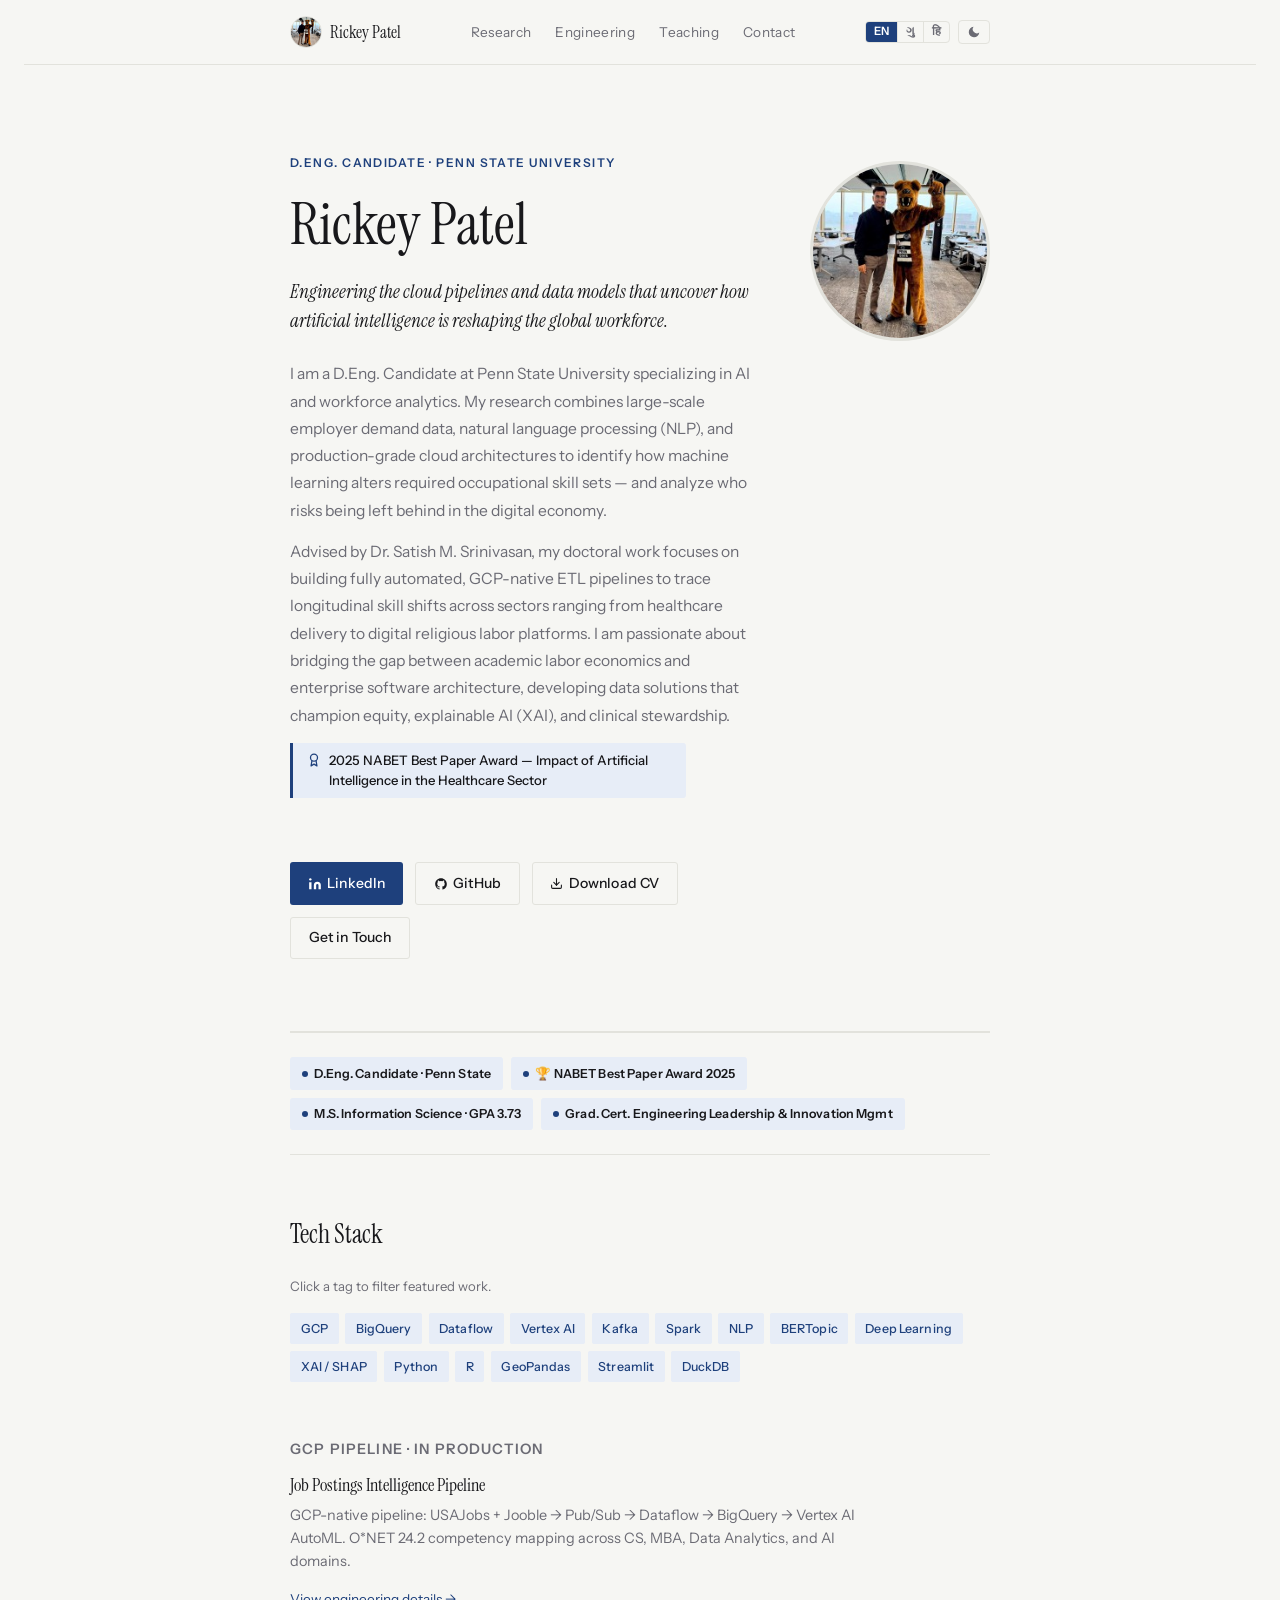
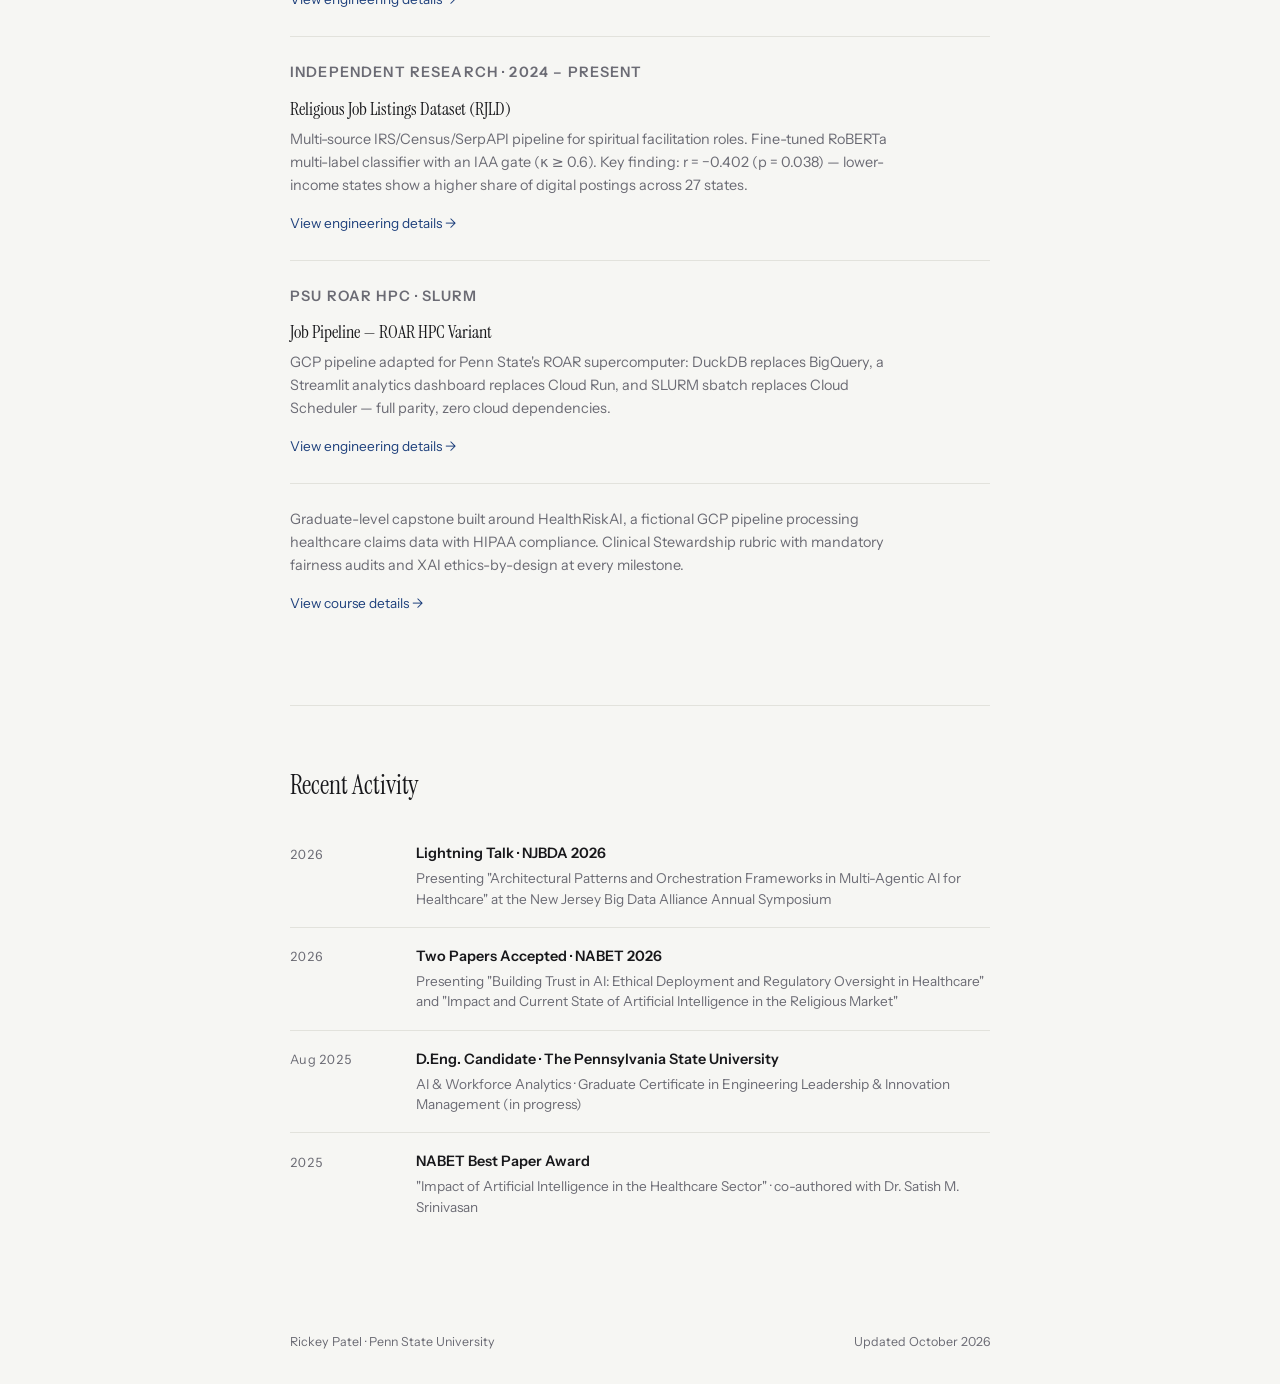
<file: index.html>
<!doctype html>
<html lang="en">
<head>
<meta charset="utf-8">
<meta name="viewport" content="width=device-width,initial-scale=1,viewport-fit=cover">
<title>Rickey Patel</title>
<link rel="preconnect" href="https://fonts.googleapis.com">
<link href="https://fonts.googleapis.com/css2?family=Instrument+Serif:ital@0;1&family=Instrument+Sans:ital,wdth,wght@0,75..100,400..700;1,75..100,400..700&display=swap" rel="stylesheet">
<link rel="stylesheet" href="site.css">
<meta name="description" content="Rickey Patel — D.Eng. Candidate at Penn State. GCP pipelines, NLP, and Vertex AI for AI-driven labor market research and workforce analytics.">
<meta property="og:title" content="Rickey Patel · D.Eng. Candidate · Penn State">
<meta property="og:description" content="Rickey Patel — D.Eng. Candidate at Penn State. GCP pipelines, NLP, and Vertex AI for AI-driven labor market research and workforce analytics.">
<meta property="og:url" content="https://rickeypatel.com/">
<meta property="og:type" content="website">
<meta property="og:image" content="https://rickeypatel.com/og-preview.png">
<meta name="twitter:card" content="summary_large_image">
<meta name="twitter:title" content="Rickey Patel · D.Eng. Candidate · Penn State">
<meta name="twitter:description" content="Rickey Patel — D.Eng. Candidate at Penn State. GCP pipelines, NLP, and Vertex AI for AI-driven labor market research and workforce analytics.">
<meta name="twitter:image" content="https://rickeypatel.com/og-preview.png">
</head>
<body>

<nav>
<div id="google_translate_element" style="display:none"></div>
<div class="nav-inner">
  <a class="nav-brand" href="index.html"><img src="avatar.jpg" class="nav-avatar" alt="Rickey Patel"><span class="nav-name">Rickey Patel</span></a>
  <ul class="nav-links">
    <li><a href="research.html"  data-i18n="nav.research">Research</a></li>
    <li><a href="pipelines.html#job-pipeline" data-i18n="nav.engineering">Engineering</a></li>
    <li><a href="teaching.html#csc894"  data-i18n="nav.teaching">Teaching</a></li>
    <li><a href="contact.html"   data-i18n="nav.contact">Contact</a></li>
  </ul>
  <div class="nav-controls">
    <div class="lang-switcher" role="group" aria-label="Language">
      <button class="lang-btn active" id="lang-en" onclick="setLang('en')" aria-pressed="true">EN</button>
      <button class="lang-btn" id="lang-gu" onclick="setLang('gu')" aria-pressed="false">ગુ</button>
      <button class="lang-btn" id="lang-hi" onclick="setLang('hi')" aria-pressed="false">हि</button>
    </div>
    <button class="theme-btn" id="theme-btn" onclick="toggleTheme()" aria-label="Toggle theme">
      <svg id="icon-moon" width="14" height="14" viewBox="0 0 24 24" fill="currentColor" aria-hidden="true"><path d="M21 12.79A9 9 0 1 1 11.21 3 7 7 0 0 0 21 12.79z"/></svg>
      <svg id="icon-sun"  width="14" height="14" viewBox="0 0 24 24" fill="none" stroke="currentColor" stroke-width="2" stroke-linecap="round" stroke-linejoin="round" aria-hidden="true" hidden><circle cx="12" cy="12" r="5"/><line x1="12" y1="1" x2="12" y2="3"/><line x1="12" y1="21" x2="12" y2="23"/><line x1="4.22" y1="4.22" x2="5.64" y2="5.64"/><line x1="18.36" y1="18.36" x2="19.78" y2="19.78"/><line x1="1" y1="12" x2="3" y2="12"/><line x1="21" y1="12" x2="23" y2="12"/><line x1="4.22" y1="19.78" x2="5.64" y2="18.36"/><line x1="18.36" y1="5.64" x2="19.78" y2="4.22"/></svg>
    </button>
  </div>
</div>
</nav>

<main id="top">

<!-- HERO -->
<section class="hero">
  <div class="hero-body">
  <span class="eyebrow" data-i18n="hero.eyebrow">D.Eng. Candidate · Penn State University</span>
  <h1>Rickey Patel</h1>
  <p class="hero-tagline" data-i18n="hero.tagline">
    Engineering the cloud pipelines and data models that uncover how artificial intelligence is reshaping the global workforce.
  </p>
  <p class="hero-bio" data-i18n="hero.bio1">
    I am a D.Eng. Candidate at Penn State University specializing in AI and workforce analytics. My research combines large-scale employer demand data, natural language processing (NLP), and production-grade cloud architectures to identify how machine learning alters required occupational skill sets — and analyze who risks being left behind in the digital economy.
  </p>
  <p class="hero-bio" data-i18n="hero.bio2">
    Advised by Dr. Satish M. Srinivasan, my doctoral work focuses on building fully automated, GCP-native ETL pipelines to trace longitudinal skill shifts across sectors ranging from healthcare delivery to digital religious labor platforms. I am passionate about bridging the gap between academic labor economics and enterprise software architecture, developing data solutions that champion equity, explainable AI (XAI), and clinical stewardship.
  </p>
  <div class="award-badge">
    <svg width="14" height="14" viewBox="0 0 24 24" fill="none" stroke="currentColor" stroke-width="2.2" stroke-linecap="round" stroke-linejoin="round" color="var(--accent)" aria-hidden="true"><circle cx="12" cy="8" r="6"/><path d="M15.477 12.89L17 22l-5-3-5 3 1.523-9.11"/></svg>
    <span data-i18n="hero.award">2025 NABET Best Paper Award — Impact of Artificial Intelligence in the Healthcare Sector</span>
  </div>
  <div class="hero-links">
    <a class="btn btn-primary" href="https://www.linkedin.com/in/rickey-patel" target="_blank" rel="noopener">
      <svg width="14" height="14" viewBox="0 0 24 24" fill="currentColor" aria-hidden="true"><path d="M16 8a6 6 0 0 1 6 6v7h-4v-7a2 2 0 0 0-2-2 2 2 0 0 0-2 2v7h-4v-7a6 6 0 0 1 6-6z"/><rect x="2" y="9" width="4" height="12"/><circle cx="4" cy="4" r="2"/></svg>
      LinkedIn
    </a>
    <a class="btn btn-outline" href="https://github.com/rpp5069-cpu" target="_blank" rel="noopener">
      <svg width="14" height="14" viewBox="0 0 24 24" fill="currentColor" aria-hidden="true"><path d="M12 2C6.477 2 2 6.477 2 12c0 4.418 2.865 8.166 6.839 9.489.5.092.682-.217.682-.482 0-.237-.008-.868-.013-1.703-2.782.605-3.369-1.343-3.369-1.343-.454-1.155-1.11-1.462-1.11-1.462-.908-.62.069-.608.069-.608 1.003.07 1.531 1.032 1.531 1.032.892 1.53 2.341 1.088 2.91.832.092-.647.35-1.088.636-1.338-2.22-.253-4.555-1.113-4.555-4.951 0-1.093.39-1.988 1.029-2.688-.103-.253-.446-1.272.098-2.65 0 0 .84-.27 2.75 1.026A9.564 9.564 0 0 1 12 6.844a9.59 9.59 0 0 1 2.504.337c1.909-1.296 2.747-1.027 2.747-1.027.546 1.379.202 2.398.1 2.651.64.7 1.028 1.595 1.028 2.688 0 3.848-2.339 4.695-4.566 4.943.359.309.678.92.678 1.855 0 1.338-.012 2.419-.012 2.747 0 .268.18.58.688.482A10.019 10.019 0 0 0 22 12c0-5.523-4.477-10-10-10z"/></svg>
      GitHub
    </a>
    <a class="btn btn-outline" href="rickey-patel-cv.pdf" download>
      <svg width="13" height="13" viewBox="0 0 24 24" fill="none" stroke="currentColor" stroke-width="2" stroke-linecap="round" stroke-linejoin="round" aria-hidden="true"><path d="M21 15v4a2 2 0 0 1-2 2H5a2 2 0 0 1-2-2v-4"/><polyline points="7 10 12 15 17 10"/><line x1="12" y1="15" x2="12" y2="3"/></svg>
      Download CV
    </a>
    <a class="btn btn-outline" href="contact.html">Get in Touch</a>
  </div>
  </div>
  <img src="avatar.jpg" class="hero-avatar" alt="Rickey Patel">
</section>

<!-- CREDENTIAL TICKER -->
<section style="padding-block:0;border-bottom:none;">
  <div class="credential-ticker">
    <span class="cred-badge"><span class="cred-dot"></span><span data-i18n="cred.deng">D.Eng. Candidate · Penn State</span></span>
    <span class="cred-badge"><span class="cred-dot"></span><span data-i18n="cred.award">🏆 NABET Best Paper Award 2025</span></span>
    <span class="cred-badge"><span class="cred-dot"></span><span data-i18n="cred.ms">M.S. Information Science · GPA 3.73</span></span>
    <span class="cred-badge"><span class="cred-dot"></span><span data-i18n="cred.cert">Grad. Cert. Engineering Leadership &amp; Innovation Mgmt</span></span>
  </div>
</section>

<!-- TECH STACK + FEATURED PROJECTS -->
<section id="stack">
  <h2 data-i18n="stack.h2">Tech Stack</h2>
  <p style="font-size:0.82rem;color:var(--fg-muted);margin-bottom:1rem;">Click a tag to filter featured work.</p>
  <div class="tags" style="margin-bottom:2rem;">
    <span class="stack-tag" data-filter="GCP">GCP</span>
    <span class="stack-tag" data-filter="BigQuery">BigQuery</span>
    <span class="stack-tag" data-filter="Dataflow">Dataflow</span>
    <span class="stack-tag" data-filter="Vertex AI">Vertex AI</span>
    <span class="stack-tag" data-filter="Kafka">Kafka</span>
    <span class="stack-tag" data-filter="Spark">Spark</span>
    <span class="stack-tag" data-filter="NLP">NLP</span>
    <span class="stack-tag" data-filter="BERTopic">BERTopic</span>
    <span class="stack-tag" data-filter="Deep Learning">Deep Learning</span>
    <span class="stack-tag" data-filter="XAI">XAI / SHAP</span>
    <span class="stack-tag" data-filter="Python">Python</span>
    <span class="stack-tag" data-filter="R">R</span>
    <span class="stack-tag" data-filter="GeoPandas">GeoPandas</span>
    <span class="stack-tag" data-filter="Streamlit">Streamlit</span>
    <span class="stack-tag" data-filter="DuckDB">DuckDB</span>
  </div>

  <div class="feat-grid">
    <div class="feat-card" data-tags="GCP,BigQuery,Dataflow,Vertex AI,Kafka,NLP,BERTopic,Python,Spark">
      <p class="feat-card-meta">GCP Pipeline · In Production</p>
      <h3>Job Postings Intelligence Pipeline</h3>
      <p>GCP-native pipeline: USAJobs + Jooble → Pub/Sub → Dataflow → BigQuery → Vertex AI AutoML. O*NET 24.2 competency mapping across CS, MBA, Data Analytics, and AI domains.</p>
      <a class="feat-card-link" href="pipelines.html#job-pipeline">View engineering details →</a>
    </div>
    <div class="feat-card" data-tags="BigQuery,Vertex AI,NLP,Deep Learning,Python,GeoPandas">
      <p class="feat-card-meta">Independent Research · 2024 – Present</p>
      <h3>Religious Job Listings Dataset (RJLD)</h3>
      <p>Multi-source IRS/Census/SerpAPI pipeline for spiritual facilitation roles. Fine-tuned RoBERTa multi-label classifier with an IAA gate (κ ≥ 0.6). Key finding: r = −0.402 (p = 0.038) — lower-income states show a higher share of digital postings across 27 states.</p>
      <a class="feat-card-link" href="pipelines.html#rjld">View engineering details →</a>
    </div>
    <div class="feat-card" data-tags="DuckDB,Streamlit,Python">
      <p class="feat-card-meta">PSU ROAR HPC · SLURM</p>
      <h3>Job Pipeline — ROAR HPC Variant</h3>
      <p>GCP pipeline adapted for Penn State's ROAR supercomputer: DuckDB replaces BigQuery, a Streamlit analytics dashboard replaces Cloud Run, and SLURM sbatch replaces Cloud Scheduler — full parity, zero cloud dependencies.</p>
      <a class="feat-card-link" href="pipelines.html#roar">View engineering details →</a>
    </div>
    <div class="feat-card" data-tags="GCP,Python,XAI,Deep Learning,Healthcare AI">
      
      
      <p>Graduate-level capstone built around HealthRiskAI, a fictional GCP pipeline processing healthcare claims data with HIPAA compliance. Clinical Stewardship rubric with mandatory fairness audits and XAI ethics-by-design at every milestone.</p>
      <a class="feat-card-link" href="teaching.html#csc894">View course details →</a>
    </div>
  </div>
</section>

<!-- RECENT ACTIVITY -->
<section id="news">
  <h2 data-i18n="news.h2">Recent Activity</h2>
  <div class="timeline">
    <div class="tl-item">
      <div class="tl-year">2026</div>
      <div class="tl-body">
        <h3>Lightning Talk · NJBDA 2026</h3>
        <p>Presenting "Architectural Patterns and Orchestration Frameworks in Multi-Agentic AI for Healthcare" at the New Jersey Big Data Alliance Annual Symposium</p>
      </div>
    </div>
    <div class="tl-item">
      <div class="tl-year">2026</div>
      <div class="tl-body">
        <h3 data-i18n="tl1.h3">Two Papers Accepted · NABET 2026</h3>
        <p data-i18n="tl1.p">Presenting "Building Trust in AI: Ethical Deployment and Regulatory Oversight in Healthcare" and "Impact and Current State of Artificial Intelligence in the Religious Market"</p>
      </div>
    </div>
    <div class="tl-item">
      <div class="tl-year">Aug 2025</div>
      <div class="tl-body">
        <h3 data-i18n="tl7.h3">D.Eng. Candidate · The Pennsylvania State University</h3>
        <p data-i18n="tl7.p">AI &amp; Workforce Analytics · Graduate Certificate in Engineering Leadership &amp; Innovation Management (in progress)</p>
      </div>
    </div>
    <div class="tl-item">
      <div class="tl-year">2025</div>
      <div class="tl-body">
        <h3 data-i18n="tl2.h3">NABET Best Paper Award</h3>
        <p data-i18n="tl2.p">"Impact of Artificial Intelligence in the Healthcare Sector" · co-authored with Dr. Satish M. Srinivasan</p>
      </div>
    </div>
  </div>
</section>

</main>

<footer>
  <span>Rickey Patel · Penn State University</span>
  <span>Updated October 2026</span>
</footer>

<script src="site.js"></script>
<script>
window.googleTranslateElementInit = function () {
  new google.translate.TranslateElement({
    pageLanguage: 'en',
    includedLanguages: 'en,gu,hi',
    layout: google.translate.TranslateElement.InlineLayout.SIMPLE,
    autoDisplay: false
  }, 'google_translate_element');
};
</script>
<script src="https://translate.google.com/translate_a/element.js?cb=googleTranslateElementInit"></script>
</body>
</html>
</file>
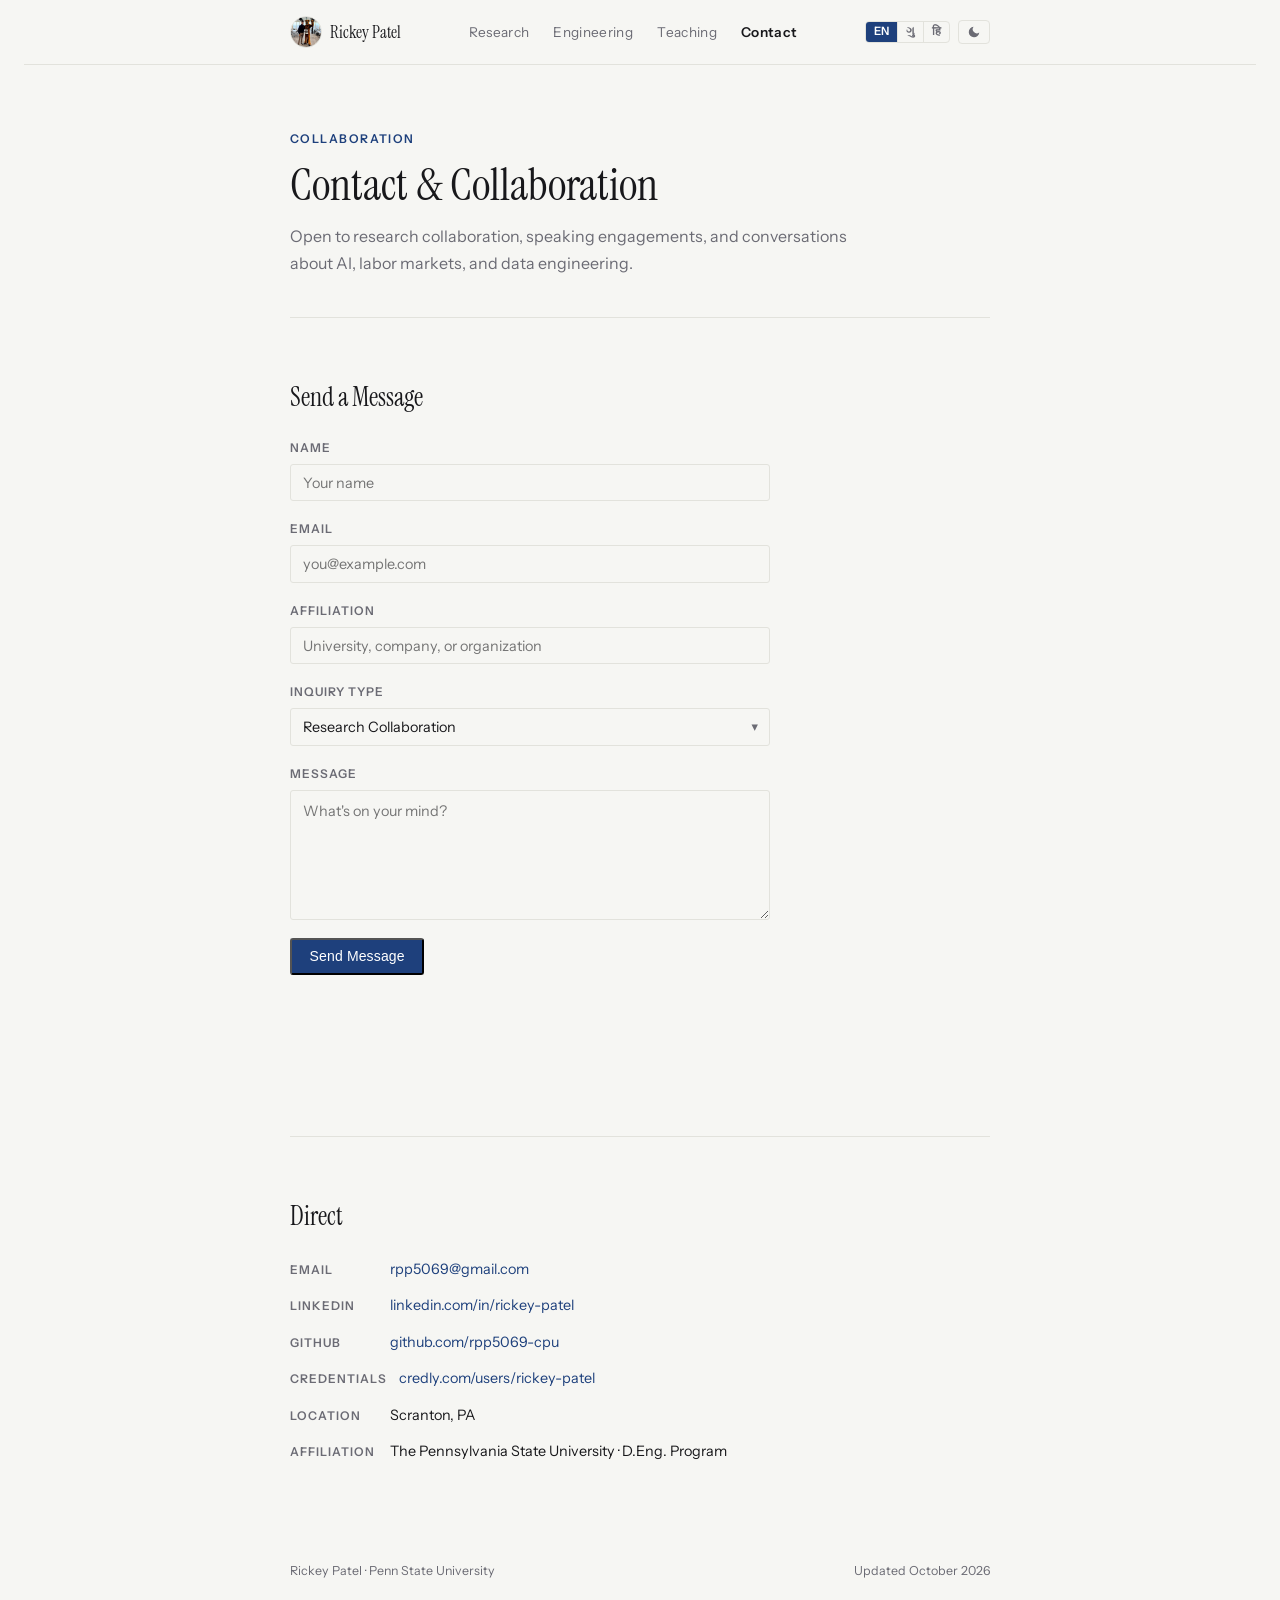
<file: contact.html>
<!doctype html>
<html lang="en">
<head>
<meta charset="utf-8">
<meta name="viewport" content="width=device-width,initial-scale=1,viewport-fit=cover">
<title>Contact — Rickey Patel</title>
<link rel="preconnect" href="https://fonts.googleapis.com">
<link href="https://fonts.googleapis.com/css2?family=Instrument+Serif:ital@0;1&family=Instrument+Sans:ital,wdth,wght@0,75..100,400..700;1,75..100,400..700&display=swap" rel="stylesheet">
<link rel="stylesheet" href="site.css">
<meta name="description" content="Contact Rickey Patel — open to research collaboration, speaking engagements, and conversations about AI, labor markets, and workforce analytics.">
<meta property="og:title" content="Contact · Rickey Patel">
<meta property="og:description" content="Contact Rickey Patel — open to research collaboration, speaking engagements, and conversations about AI, labor markets, and workforce analytics.">
<meta property="og:url" content="https://rickeypatel.com/contact">
<meta property="og:type" content="website">
<meta property="og:image" content="https://rickeypatel.com/og-preview.png">
<meta name="twitter:card" content="summary_large_image">
<meta name="twitter:title" content="Contact · Rickey Patel">
<meta name="twitter:description" content="Contact Rickey Patel — open to research collaboration, speaking engagements, and conversations about AI, labor markets, and workforce analytics.">
<meta name="twitter:image" content="https://rickeypatel.com/og-preview.png">
</head>
<body>

<nav>
<div id="google_translate_element" style="display:none"></div>
<div class="nav-inner">
  <a class="nav-brand" href="index.html"><img src="avatar.jpg" class="nav-avatar" alt="Rickey Patel"><span class="nav-name">Rickey Patel</span></a>
  <ul class="nav-links">
    <li><a href="research.html"  data-i18n="nav.research">Research</a></li>
    <li><a href="pipelines.html#job-pipeline" data-i18n="nav.engineering">Engineering</a></li>
    <li><a href="teaching.html#csc894"  data-i18n="nav.teaching">Teaching</a></li>
    <li><a href="contact.html"   class="current" data-i18n="nav.contact">Contact</a></li>
  </ul>
  <div class="nav-controls">
    <div class="lang-switcher" role="group" aria-label="Language">
      <button class="lang-btn active" id="lang-en" onclick="setLang('en')" aria-pressed="true">EN</button>
      <button class="lang-btn" id="lang-gu" onclick="setLang('gu')" aria-pressed="false">ગુ</button>
      <button class="lang-btn" id="lang-hi" onclick="setLang('hi')" aria-pressed="false">हि</button>
    </div>
    <button class="theme-btn" id="theme-btn" onclick="toggleTheme()" aria-label="Toggle theme">
      <svg id="icon-moon" width="14" height="14" viewBox="0 0 24 24" fill="currentColor" aria-hidden="true"><path d="M21 12.79A9 9 0 1 1 11.21 3 7 7 0 0 0 21 12.79z"/></svg>
      <svg id="icon-sun"  width="14" height="14" viewBox="0 0 24 24" fill="none" stroke="currentColor" stroke-width="2" stroke-linecap="round" stroke-linejoin="round" aria-hidden="true" hidden><circle cx="12" cy="12" r="5"/><line x1="12" y1="1" x2="12" y2="3"/><line x1="12" y1="21" x2="12" y2="23"/><line x1="4.22" y1="4.22" x2="5.64" y2="5.64"/><line x1="18.36" y1="18.36" x2="19.78" y2="19.78"/><line x1="1" y1="12" x2="3" y2="12"/><line x1="21" y1="12" x2="23" y2="12"/><line x1="4.22" y1="19.78" x2="5.64" y2="18.36"/><line x1="18.36" y1="5.64" x2="19.78" y2="4.22"/></svg>
    </button>
  </div>
</div>
</nav>

<main>

<!-- PAGE HERO -->
<section class="page-hero" style="border-bottom:1px solid var(--border);">
  <span class="eyebrow">Collaboration</span>
  <h1 data-i18n="contact.page.h1">Contact &amp; Collaboration</h1>
  <p data-i18n="contact.page.desc">Open to research collaboration, speaking engagements, and conversations about AI, labor markets, and data engineering.</p>
</section>

<!-- CONTACT FORM -->
<section id="form">
  <h2 data-i18n="contact.form.h2">Send a Message</h2>
  <form class="contact-form" id="contact-form" name="contact" data-netlify="true" data-netlify-honeypot="bot-field" novalidate>
    <input type="hidden" name="form-name" value="contact">
    <p class="contact-honeypot"><label>Don't fill this out: <input name="bot-field"></label></p>
    <div class="form-field">
      <label for="cf-name" data-i18n="contact.form.name">Name</label>
      <input type="text" id="cf-name" name="cf-name" placeholder="Your name" autocomplete="name" required>
    </div>
    <div class="form-field">
      <label for="cf-email" data-i18n="contact.form.email">Email</label>
      <input type="email" id="cf-email" name="cf-email" placeholder="you@example.com" autocomplete="email" required>
    </div>
    <div class="form-field">
      <label for="cf-affiliation">Affiliation</label>
      <input type="text" id="cf-affiliation" name="cf-affiliation" placeholder="University, company, or organization" autocomplete="organization">
    </div>
    <div class="form-field">
      <label for="cf-inquiry">Inquiry Type</label>
      <div class="form-select-wrap">
        <select id="cf-inquiry" name="cf-inquiry">
          <option value="Research Collaboration">Research Collaboration</option>
          <option value="Job Opportunity">Job Opportunity</option>
          <option value="Guest Speaking">Guest Speaking</option>
          <option value="General Inquiry">General Inquiry</option>
        </select>
      </div>
    </div>
    <div class="form-field">
      <label for="cf-message">Message</label>
      <textarea id="cf-message" name="cf-message" placeholder="What's on your mind?" required></textarea>
    </div>
    <button type="submit" class="btn btn-primary" style="align-self:flex-start;" data-i18n="contact.form.submit">Send Message</button>
    <div id="cf-status" role="status" aria-live="polite"></div>
  </form>
</section>

<!-- DIRECT LINKS -->
<section id="direct">
  <h2 data-i18n="contact.direct.h2">Direct</h2>
  <div class="contact-rows">
    <div class="contact-row">
      <span class="contact-label" data-i18n="contact.email">Email</span>
      <span class="contact-value"><a href="mailto:rpp5069@gmail.com">rpp5069@gmail.com</a></span>
    </div>
    <div class="contact-row">
      <span class="contact-label">LinkedIn</span>
      <span class="contact-value"><a href="https://www.linkedin.com/in/rickey-patel" target="_blank" rel="noopener">linkedin.com/in/rickey-patel</a></span>
    </div>
    <div class="contact-row">
      <span class="contact-label">GitHub</span>
      <span class="contact-value"><a href="https://github.com/rpp5069-cpu" target="_blank" rel="noopener">github.com/rpp5069-cpu</a></span>
    </div>
    <div class="contact-row">
      <span class="contact-label" data-i18n="contact.credentials">Credentials</span>
      <span class="contact-value"><a href="https://www.credly.com/users/rickey-patel" target="_blank" rel="noopener">credly.com/users/rickey-patel</a></span>
    </div>
    <div class="contact-row">
      <span class="contact-label" data-i18n="contact.location">Location</span>
      <span class="contact-value">Scranton, PA</span>
    </div>
    <div class="contact-row">
      <span class="contact-label" data-i18n="contact.affiliation">Affiliation</span>
      <span class="contact-value" data-i18n="contact.affiliation.val">The Pennsylvania State University · D.Eng. Program</span>
    </div>
  </div>
</section>

</main>

<footer>
  <span>Rickey Patel · Penn State University</span>
  <span>Updated October 2026</span>
</footer>

<script src="site.js"></script>
<script>
window.googleTranslateElementInit = function () {
  new google.translate.TranslateElement({
    pageLanguage: 'en',
    includedLanguages: 'en,gu,hi',
    layout: google.translate.TranslateElement.InlineLayout.SIMPLE,
    autoDisplay: false
  }, 'google_translate_element');
};
</script>
<script src="https://translate.google.com/translate_a/element.js?cb=googleTranslateElementInit"></script>
</body>
</html>
</file>
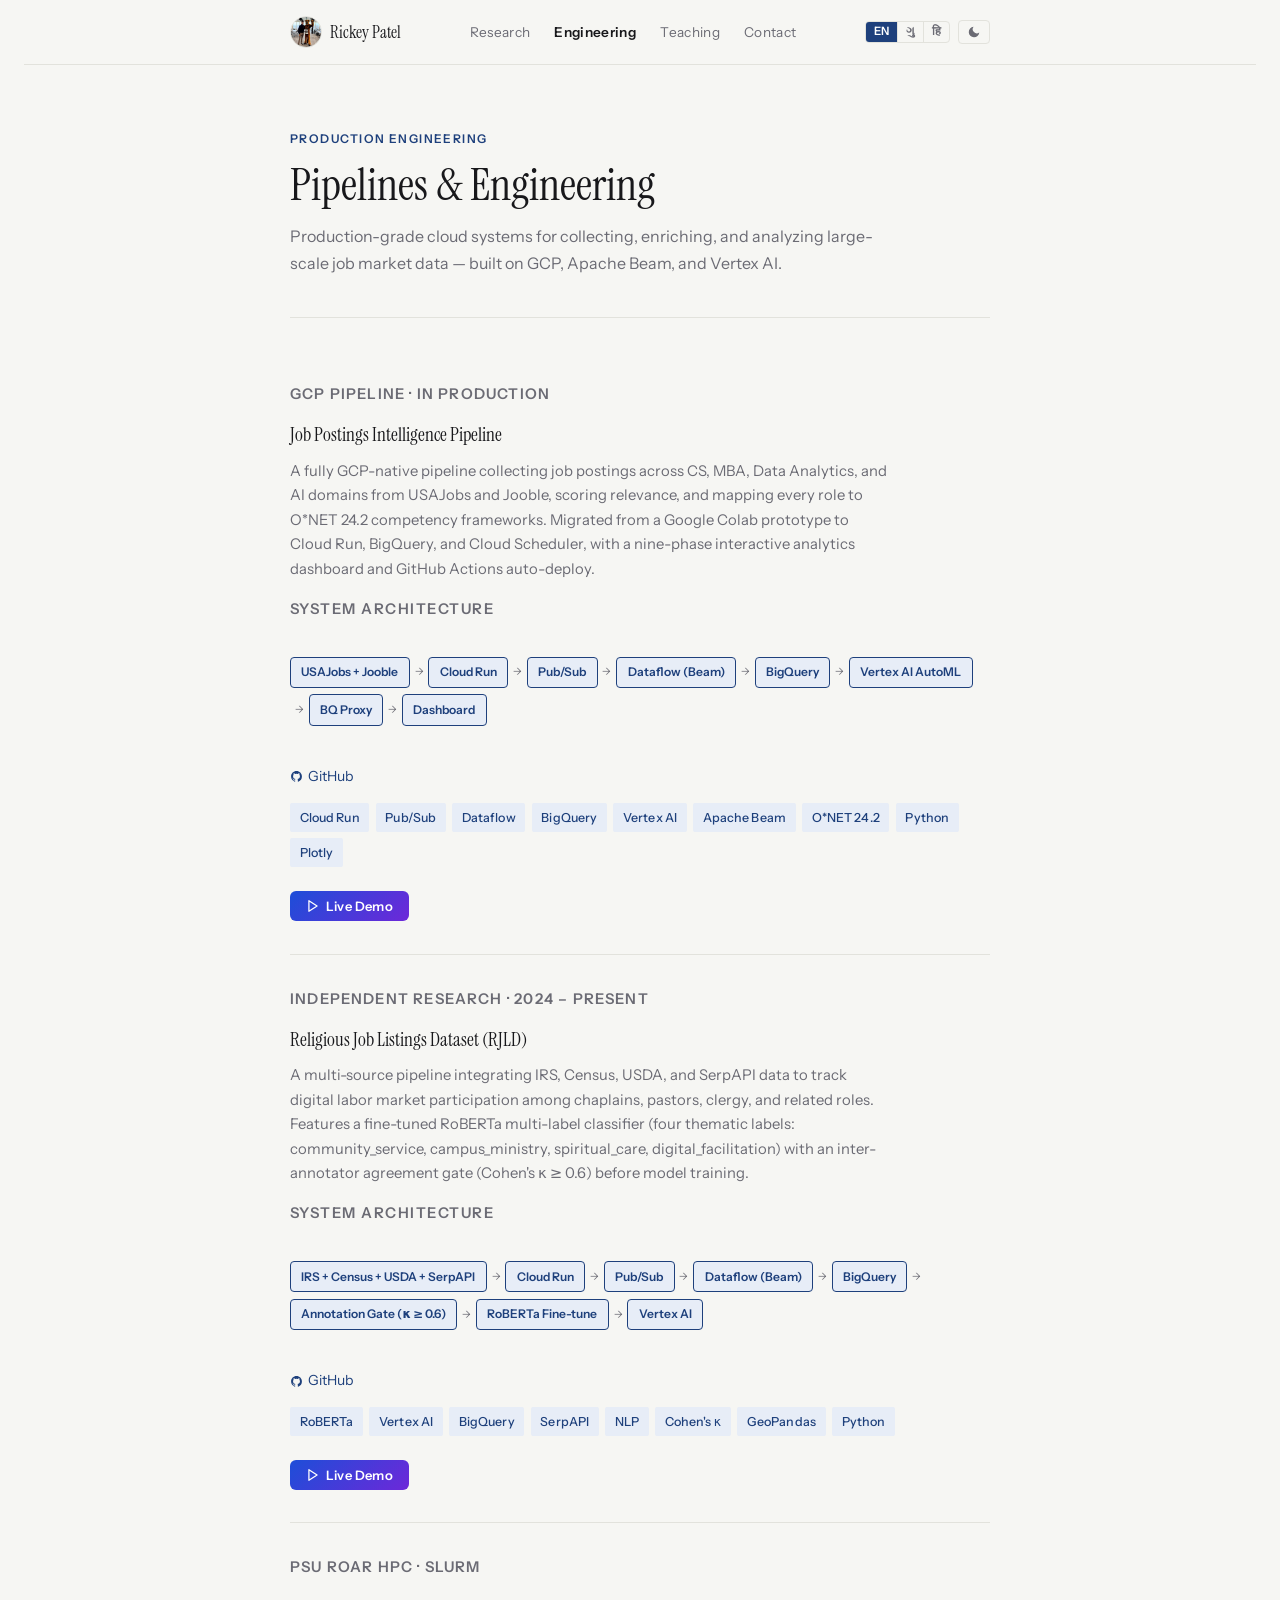
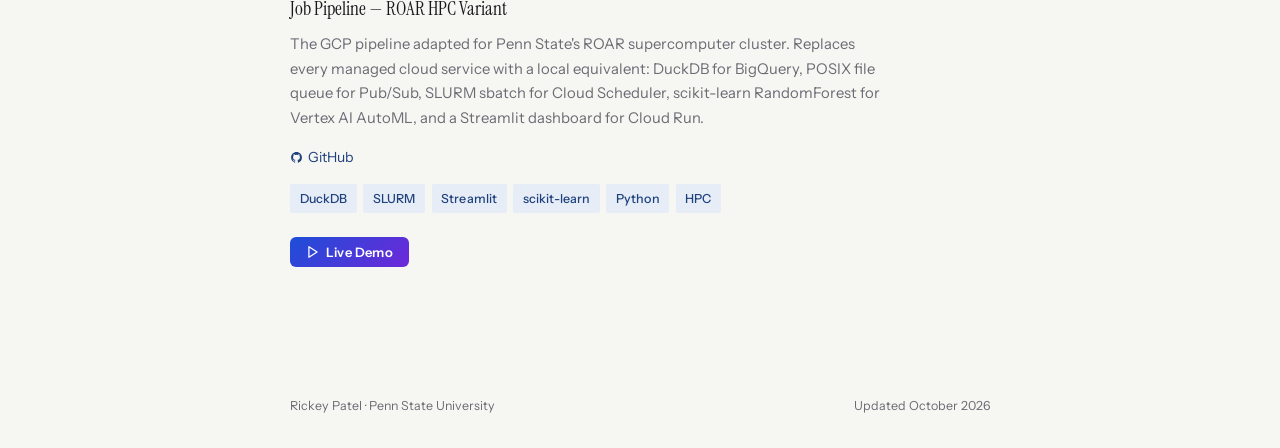
<file: pipelines.html>
<!doctype html>
<html lang="en">
<head>
<meta charset="utf-8">
<meta name="viewport" content="width=device-width,initial-scale=1,viewport-fit=cover">
<title>Pipelines &amp; Engineering — Rickey Patel</title>
<link rel="preconnect" href="https://fonts.googleapis.com">
<link href="https://fonts.googleapis.com/css2?family=Instrument+Serif:ital@0;1&family=Instrument+Sans:ital,wdth,wght@0,75..100,400..700;1,75..100,400..700&display=swap" rel="stylesheet">
<link rel="stylesheet" href="site.css">
<meta name="description" content="Production GCP and HPC pipelines by Rickey Patel: job postings intelligence, RJLD multi-label classification, and ROAR HPC engineering.">
<meta property="og:title" content="Pipelines &amp; Engineering · Rickey Patel">
<meta property="og:description" content="Production GCP and HPC pipelines by Rickey Patel: job postings intelligence, RJLD multi-label classification, and ROAR HPC engineering.">
<meta property="og:url" content="https://rickeypatel.com/pipelines">
<meta property="og:type" content="website">
<meta property="og:image" content="https://rickeypatel.com/og-preview.png">
<meta name="twitter:card" content="summary_large_image">
<meta name="twitter:title" content="Pipelines &amp; Engineering · Rickey Patel">
<meta name="twitter:description" content="Production GCP and HPC pipelines by Rickey Patel: job postings intelligence, RJLD multi-label classification, and ROAR HPC engineering.">
<meta name="twitter:image" content="https://rickeypatel.com/og-preview.png">
</head>
<body>

<nav>
<div id="google_translate_element" style="display:none"></div>
<div class="nav-inner">
  <a class="nav-brand" href="index.html"><img src="avatar.jpg" class="nav-avatar" alt="Rickey Patel"><span class="nav-name">Rickey Patel</span></a>
  <ul class="nav-links">
    <li><a href="research.html"  data-i18n="nav.research">Research</a></li>
    <li><a href="pipelines.html#job-pipeline" class="current" data-i18n="nav.engineering">Engineering</a></li>
    <li><a href="teaching.html#csc894"  data-i18n="nav.teaching">Teaching</a></li>
    <li><a href="contact.html"   data-i18n="nav.contact">Contact</a></li>
  </ul>
  <div class="nav-controls">
    <div class="lang-switcher" role="group" aria-label="Language">
      <button class="lang-btn active" id="lang-en" onclick="setLang('en')" aria-pressed="true">EN</button>
      <button class="lang-btn" id="lang-gu" onclick="setLang('gu')" aria-pressed="false">ગુ</button>
      <button class="lang-btn" id="lang-hi" onclick="setLang('hi')" aria-pressed="false">हि</button>
    </div>
    <button class="theme-btn" id="theme-btn" onclick="toggleTheme()" aria-label="Toggle theme">
      <svg id="icon-moon" width="14" height="14" viewBox="0 0 24 24" fill="currentColor" aria-hidden="true"><path d="M21 12.79A9 9 0 1 1 11.21 3 7 7 0 0 0 21 12.79z"/></svg>
      <svg id="icon-sun"  width="14" height="14" viewBox="0 0 24 24" fill="none" stroke="currentColor" stroke-width="2" stroke-linecap="round" stroke-linejoin="round" aria-hidden="true" hidden><circle cx="12" cy="12" r="5"/><line x1="12" y1="1" x2="12" y2="3"/><line x1="12" y1="21" x2="12" y2="23"/><line x1="4.22" y1="4.22" x2="5.64" y2="5.64"/><line x1="18.36" y1="18.36" x2="19.78" y2="19.78"/><line x1="1" y1="12" x2="3" y2="12"/><line x1="21" y1="12" x2="23" y2="12"/><line x1="4.22" y1="19.78" x2="5.64" y2="18.36"/><line x1="18.36" y1="5.64" x2="19.78" y2="4.22"/></svg>
    </button>
  </div>
</div>
</nav>

<main>

<!-- PAGE HERO -->
<section class="page-hero" style="border-bottom:1px solid var(--border);">
  <span class="eyebrow" data-i18n="eng.page.eyebrow">Production Engineering</span>
  <h1 data-i18n="eng.page.h1">Pipelines &amp; Engineering</h1>
  <p data-i18n="eng.page.desc">Production-grade cloud systems for collecting, enriching, and analyzing large-scale job market data — built on GCP, Apache Beam, and Vertex AI.</p>
</section>

<!-- PROJECTS -->
<section id="projects">
<div class="projects-grid">

  <!-- Job Postings Intelligence Pipeline -->
  <div class="project-card" id="job-pipeline">
    <p class="project-meta" data-i18n="proj1.meta">GCP Pipeline · In Production</p>
    <h3 data-i18n="proj1.h3">Job Postings Intelligence Pipeline</h3>
    <p data-i18n="proj1.desc">A fully GCP-native pipeline collecting job postings across CS, MBA, Data Analytics, and AI domains from USAJobs and Jooble, scoring relevance, and mapping every role to O*NET 24.2 competency frameworks. Migrated from a Google Colab prototype to Cloud Run, BigQuery, and Cloud Scheduler, with a nine-phase interactive analytics dashboard and GitHub Actions auto-deploy.</p>

    <p class="methods-label">System Architecture</p>
    <div class="arch-flow">
      <span class="arch-node">USAJobs + Jooble</span>
      <span class="arch-arrow">→</span>
      <span class="arch-node">Cloud Run</span>
      <span class="arch-arrow">→</span>
      <span class="arch-node">Pub/Sub</span>
      <span class="arch-arrow">→</span>
      <span class="arch-node">Dataflow (Beam)</span>
      <span class="arch-arrow">→</span>
      <span class="arch-node">BigQuery</span>
      <span class="arch-arrow">→</span>
      <span class="arch-node">Vertex AI AutoML</span>
      <span class="arch-arrow">→</span>
      <span class="arch-node">BQ Proxy</span>
      <span class="arch-arrow">→</span>
      <span class="arch-node">Dashboard</span>
    </div>

    <div class="project-links">
      <a class="project-link" href="https://github.com/rpp5069-cpu/job-pipeline" target="_blank" rel="noopener">
        <svg width="13" height="13" viewBox="0 0 24 24" fill="currentColor" aria-hidden="true"><path d="M12 2C6.477 2 2 6.477 2 12c0 4.418 2.865 8.166 6.839 9.489.5.092.682-.217.682-.482 0-.237-.008-.868-.013-1.703-2.782.605-3.369-1.343-3.369-1.343-.454-1.155-1.11-1.462-1.11-1.462-.908-.62.069-.608.069-.608 1.003.07 1.531 1.032 1.531 1.032.892 1.53 2.341 1.088 2.91.832.092-.647.35-1.088.636-1.338-2.22-.253-4.555-1.113-4.555-4.951 0-1.093.39-1.988 1.029-2.688-.103-.253-.446-1.272.098-2.65 0 0 .84-.27 2.75 1.026A9.564 9.564 0 0 1 12 6.844a9.59 9.59 0 0 1 2.504.337c1.909-1.296 2.747-1.027 2.747-1.027.546 1.379.202 2.398.1 2.651.64.7 1.028 1.595 1.028 2.688 0 3.848-2.339 4.695-4.566 4.943.359.309.678.92.678 1.855 0 1.338-.012 2.419-.012 2.747 0 .268.18.58.688.482A10.019 10.019 0 0 0 22 12c0-5.523-4.477-10-10-10z"/></svg>
        GitHub
      </a>
    </div>
    <div class="tags" style="margin-bottom:0.75rem;">
      <span class="tag">Cloud Run</span><span class="tag">Pub/Sub</span>
      <span class="tag">Dataflow</span><span class="tag">BigQuery</span>
      <span class="tag">Vertex AI</span><span class="tag">Apache Beam</span>
      <span class="tag">O*NET 24.2</span><span class="tag">Python</span><span class="tag">Plotly</span>
    </div>
    <button class="rp-demo-btn" data-tab="gcp" onclick="rpOpenDemo(this)">
      <svg width="14" height="14" viewBox="0 0 24 24" fill="none" stroke="currentColor" stroke-width="2.2" stroke-linecap="round" stroke-linejoin="round" aria-hidden="true"><polygon points="5 3 19 12 5 21 5 3"/></svg>
      Live Demo
    </button>
  </div>

  <!-- RJLD -->
  <div class="project-card" id="rjld">
    <p class="project-meta" data-i18n="proj2.meta">Independent Research · 2024 – Present</p>
    <h3 data-i18n="proj2.h3">Religious Job Listings Dataset (RJLD)</h3>
    <p data-i18n="proj2.desc">A multi-source pipeline integrating IRS, Census, USDA, and SerpAPI data to track digital labor market participation among chaplains, pastors, clergy, and related roles. Features a fine-tuned RoBERTa multi-label classifier (four thematic labels: community_service, campus_ministry, spiritual_care, digital_facilitation) with an inter-annotator agreement gate (Cohen's κ ≥ 0.6) before model training.</p>

    <p class="methods-label">System Architecture</p>
    <div class="arch-flow">
      <span class="arch-node">IRS + Census + USDA + SerpAPI</span>
      <span class="arch-arrow">→</span>
      <span class="arch-node">Cloud Run</span>
      <span class="arch-arrow">→</span>
      <span class="arch-node">Pub/Sub</span>
      <span class="arch-arrow">→</span>
      <span class="arch-node">Dataflow (Beam)</span>
      <span class="arch-arrow">→</span>
      <span class="arch-node">BigQuery</span>
      <span class="arch-arrow">→</span>
      <span class="arch-node">Annotation Gate (κ ≥ 0.6)</span>
      <span class="arch-arrow">→</span>
      <span class="arch-node">RoBERTa Fine-tune</span>
      <span class="arch-arrow">→</span>
      <span class="arch-node">Vertex AI</span>
    </div>

    <div class="project-links">
      <a class="project-link" href="https://github.com/rpp5069-cpu/rjld-gcp" target="_blank" rel="noopener">
        <svg width="13" height="13" viewBox="0 0 24 24" fill="currentColor" aria-hidden="true"><path d="M12 2C6.477 2 2 6.477 2 12c0 4.418 2.865 8.166 6.839 9.489.5.092.682-.217.682-.482 0-.237-.008-.868-.013-1.703-2.782.605-3.369-1.343-3.369-1.343-.454-1.155-1.11-1.462-1.11-1.462-.908-.62.069-.608.069-.608 1.003.07 1.531 1.032 1.531 1.032.892 1.53 2.341 1.088 2.91.832.092-.647.35-1.088.636-1.338-2.22-.253-4.555-1.113-4.555-4.951 0-1.093.39-1.988 1.029-2.688-.103-.253-.446-1.272.098-2.65 0 0 .84-.27 2.75 1.026A9.564 9.564 0 0 1 12 6.844a9.59 9.59 0 0 1 2.504.337c1.909-1.296 2.747-1.027 2.747-1.027.546 1.379.202 2.398.1 2.651.64.7 1.028 1.595 1.028 2.688 0 3.848-2.339 4.695-4.566 4.943.359.309.678.92.678 1.855 0 1.338-.012 2.419-.012 2.747 0 .268.18.58.688.482A10.019 10.019 0 0 0 22 12c0-5.523-4.477-10-10-10z"/></svg>
        GitHub
      </a>
    </div>
    <div class="tags" style="margin-bottom:0.75rem;">
      <span class="tag">RoBERTa</span><span class="tag">Vertex AI</span>
      <span class="tag">BigQuery</span><span class="tag">SerpAPI</span>
      <span class="tag">NLP</span><span class="tag">Cohen's κ</span>
      <span class="tag">GeoPandas</span><span class="tag">Python</span>
    </div>
    <button class="rp-demo-btn" data-tab="rjld" onclick="rpOpenDemo(this)">
      <svg width="14" height="14" viewBox="0 0 24 24" fill="none" stroke="currentColor" stroke-width="2.2" stroke-linecap="round" stroke-linejoin="round" aria-hidden="true"><polygon points="5 3 19 12 5 21 5 3"/></svg>
      Live Demo
    </button>
  </div>

  <!-- ROAR HPC -->
  <div class="project-card" id="roar">
    <p class="project-meta" data-i18n="proj3.meta">PSU ROAR HPC · SLURM</p>
    <h3 data-i18n="proj3.h3">Job Pipeline — ROAR HPC Variant</h3>
    <p data-i18n="proj3.desc">The GCP pipeline adapted for Penn State's ROAR supercomputer cluster. Replaces every managed cloud service with a local equivalent: DuckDB for BigQuery, POSIX file queue for Pub/Sub, SLURM sbatch for Cloud Scheduler, scikit-learn RandomForest for Vertex AI AutoML, and a Streamlit dashboard for Cloud Run.</p>
    <div class="project-links">
      <a class="project-link" href="https://github.com/rpp5069-cpu/job-pipeline-roar" target="_blank" rel="noopener">
        <svg width="13" height="13" viewBox="0 0 24 24" fill="currentColor" aria-hidden="true"><path d="M12 2C6.477 2 2 6.477 2 12c0 4.418 2.865 8.166 6.839 9.489.5.092.682-.217.682-.482 0-.237-.008-.868-.013-1.703-2.782.605-3.369-1.343-3.369-1.343-.454-1.155-1.11-1.462-1.11-1.462-.908-.62.069-.608.069-.608 1.003.07 1.531 1.032 1.531 1.032.892 1.53 2.341 1.088 2.91.832.092-.647.35-1.088.636-1.338-2.22-.253-4.555-1.113-4.555-4.951 0-1.093.39-1.988 1.029-2.688-.103-.253-.446-1.272.098-2.65 0 0 .84-.27 2.75 1.026A9.564 9.564 0 0 1 12 6.844a9.59 9.59 0 0 1 2.504.337c1.909-1.296 2.747-1.027 2.747-1.027.546 1.379.202 2.398.1 2.651.64.7 1.028 1.595 1.028 2.688 0 3.848-2.339 4.695-4.566 4.943.359.309.678.92.678 1.855 0 1.338-.012 2.419-.012 2.747 0 .268.18.58.688.482A10.019 10.019 0 0 0 22 12c0-5.523-4.477-10-10-10z"/></svg>
        GitHub
      </a>
    </div>
    <div class="tags" style="margin-bottom:0.75rem;">
      <span class="tag">DuckDB</span><span class="tag">SLURM</span>
      <span class="tag">Streamlit</span><span class="tag">scikit-learn</span>
      <span class="tag">Python</span><span class="tag">HPC</span>
    </div>
    <button class="rp-demo-btn" data-tab="roar" onclick="rpOpenDemo(this)">
      <svg width="14" height="14" viewBox="0 0 24 24" fill="none" stroke="currentColor" stroke-width="2.2" stroke-linecap="round" stroke-linejoin="round" aria-hidden="true"><polygon points="5 3 19 12 5 21 5 3"/></svg>
      Live Demo
    </button>
  </div>

</div>
</section>

</main>

<footer>
  <span>Rickey Patel · Penn State University</span>
  <span>Updated October 2026</span>
</footer>

<!-- Demo modal -->
<div id="rp-demo-overlay" role="dialog" aria-modal="true" aria-label="Research Dashboard Demo" onclick="if(event.target===this)rpCloseDemo()">
  <div id="rp-demo-modal">
    <div id="rp-demo-header">
      <span id="rp-demo-label">D.ENG. RESEARCH DASHBOARD</span>
      <button id="rp-demo-close" onclick="rpCloseDemo()" aria-label="Close demo">&#x2715;</button>
    </div>
    <iframe id="rp-demo-frame" title="D.Eng. Research Dashboard" allow="fullscreen" loading="lazy" src=""></iframe>
  </div>
</div>

<script src="site.js"></script>
<script>
window.googleTranslateElementInit = function () {
  new google.translate.TranslateElement({
    pageLanguage: 'en',
    includedLanguages: 'en,gu,hi',
    layout: google.translate.TranslateElement.InlineLayout.SIMPLE,
    autoDisplay: false
  }, 'google_translate_element');
};
</script>
<script src="https://translate.google.com/translate_a/element.js?cb=googleTranslateElementInit"></script>
</body>
</html>
</file>
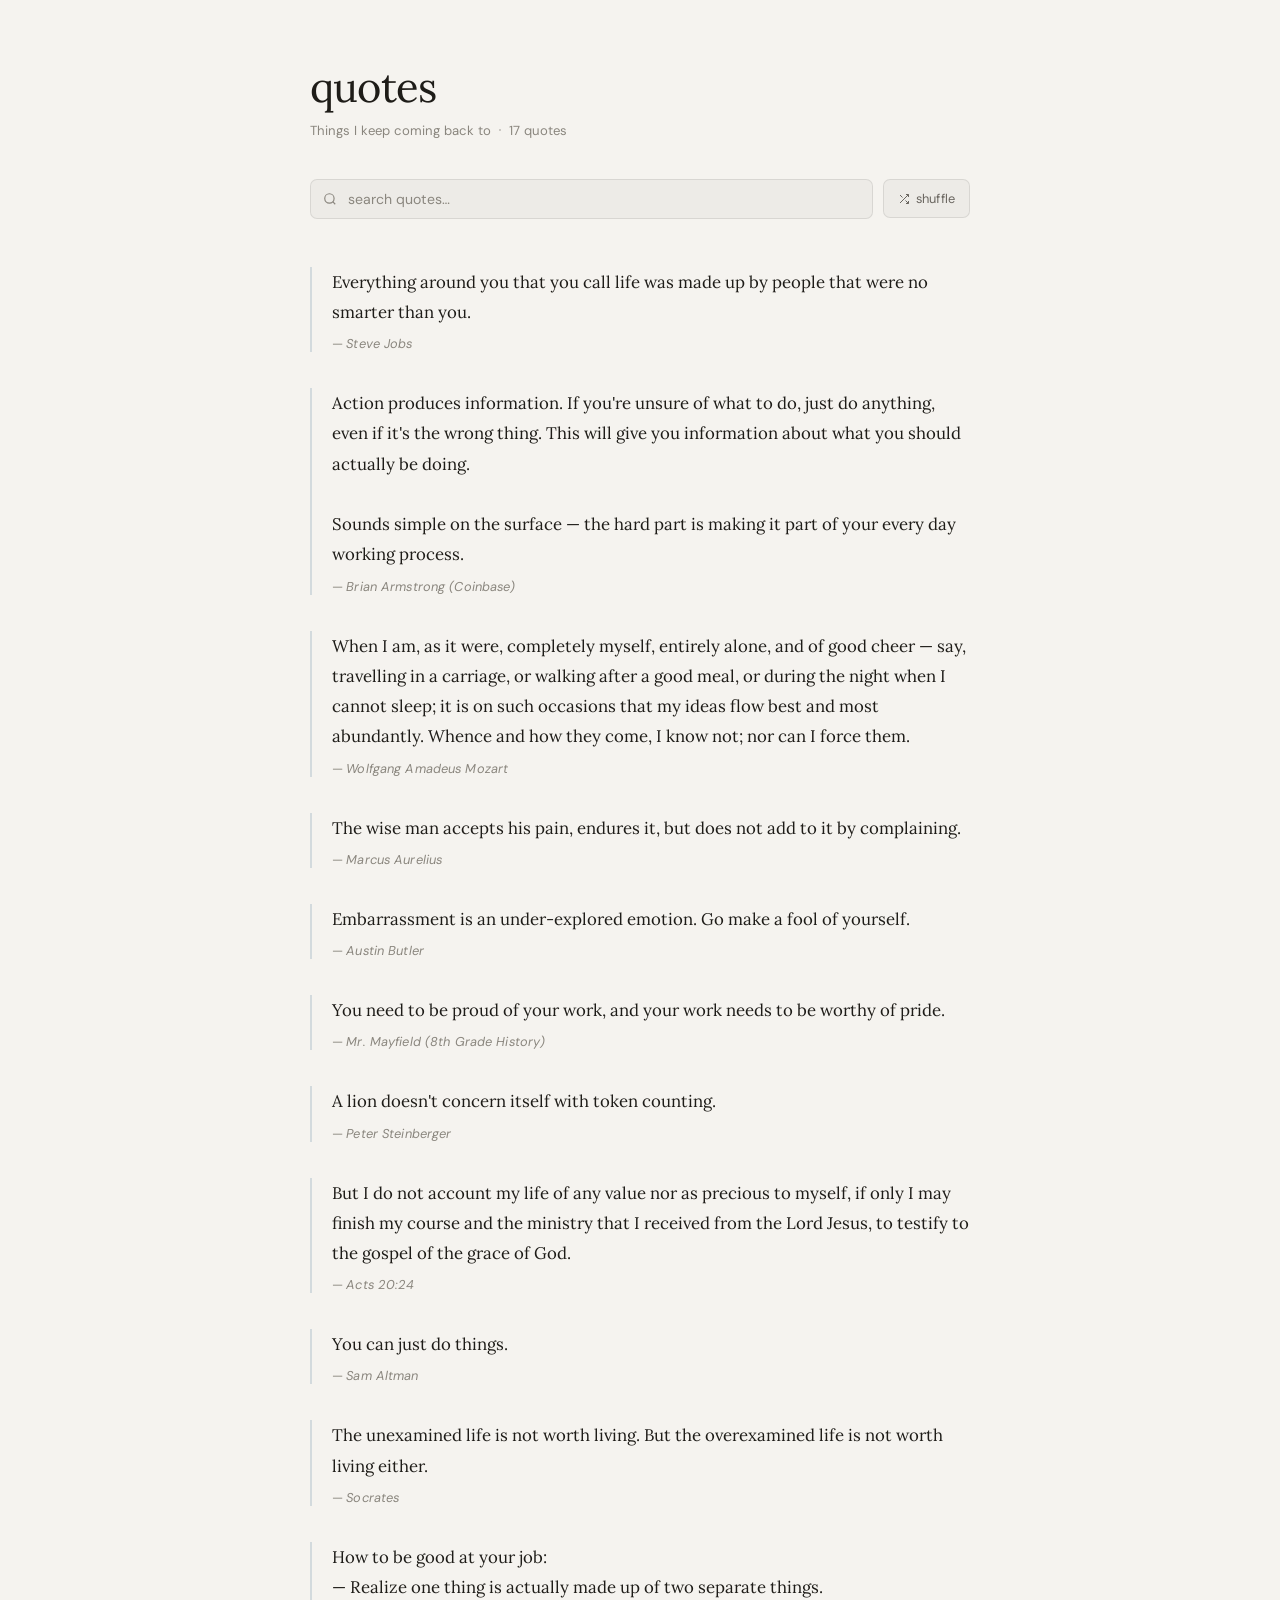
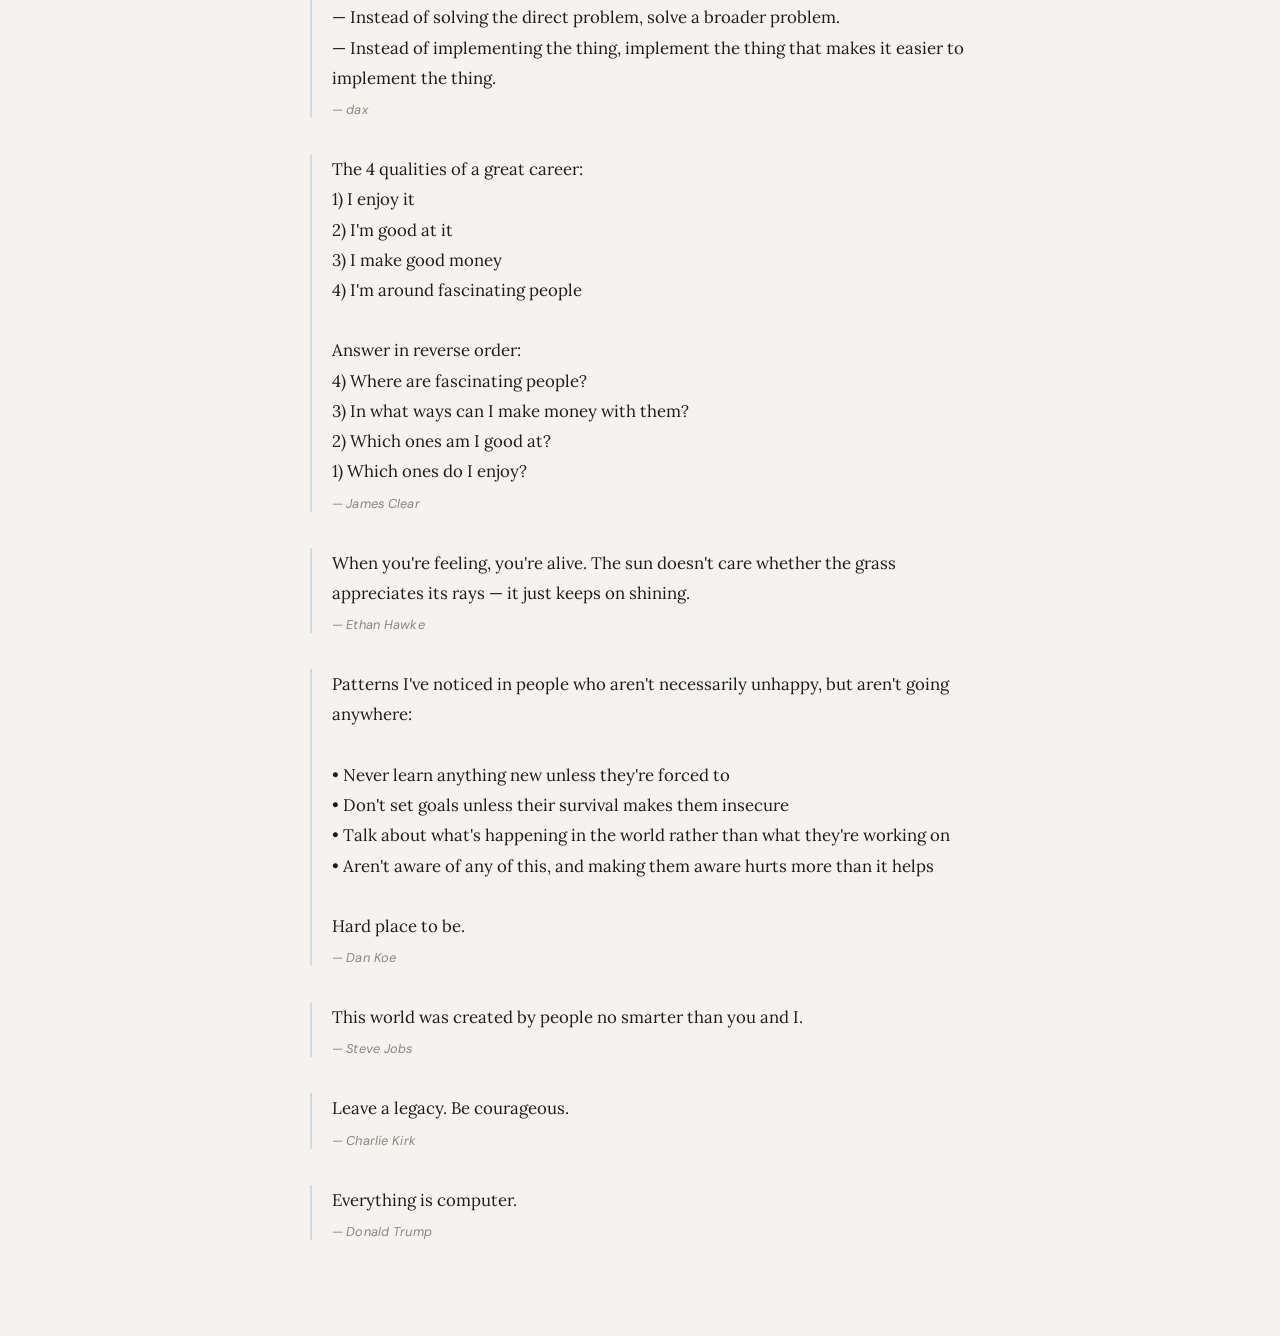
<file: quotes-site.html>
<!doctype html>
<html lang="en">
<head>
  <meta charset="utf-8">
  <meta name="viewport" content="width=device-width, initial-scale=1, viewport-fit=cover">
  <title>Quotes</title>
  <meta name="description" content="A collection of quotes that have inspired me.">
  <link rel="stylesheet" href="https://fonts.googleapis.com/css2?family=Lora:ital,wght@0,400;0,500;1,400&family=DM+Sans:opsz,wght@9..40,300;9..40,400;9..40,500&display=swap">
  <style>
    /* Single column, max 660px, dark-first */
    :root {
      --bg: #111318;
      --fg: #ddd8d0;
      --fg-muted: #6b6762;
      --fg-dim: #9b9590;
      --accent: #7a9ab5;
      --accent-faint: rgba(122, 154, 181, 0.18);
      --border: rgba(122, 154, 181, 0.15);
      --input-bg: rgba(255, 255, 255, 0.04);
      --input-border: rgba(255, 255, 255, 0.07);
      color-scheme: dark;
    }

    @media (prefers-color-scheme: light) {
      :root:not([data-theme="dark"]) {
        --bg: #f5f3ef;
        --fg: #1e1c18;
        --fg-muted: #8a867e;
        --fg-dim: #6a6660;
        --accent: #4d7a97;
        --accent-faint: rgba(77, 122, 151, 0.1);
        --border: rgba(77, 122, 151, 0.2);
        --input-bg: rgba(0, 0, 0, 0.03);
        --input-border: rgba(0, 0, 0, 0.09);
        color-scheme: light;
      }
    }

    :root[data-theme="light"] {
      --bg: #f5f3ef;
      --fg: #1e1c18;
      --fg-muted: #8a867e;
      --fg-dim: #6a6660;
      --accent: #4d7a97;
      --accent-faint: rgba(77, 122, 151, 0.1);
      --border: rgba(77, 122, 151, 0.2);
      --input-bg: rgba(0, 0, 0, 0.03);
      --input-border: rgba(0, 0, 0, 0.09);
      color-scheme: light;
    }

    *, *::before, *::after { box-sizing: border-box; }

    html, body {
      height: 100%;
      margin: 0;
    }

    body {
      background: var(--bg);
      color: var(--fg);
      font-family: 'DM Sans', system-ui, sans-serif;
      padding-inline: 24px;
      padding-block: 0;
    }

    .page {
      max-width: 660px;
      margin: 0 auto;
      padding-block: 64px 96px;
    }

    /* Header */
    .header { margin-bottom: 40px; }

    h1 {
      font-family: 'Lora', Georgia, serif;
      font-size: clamp(1.9rem, 5vw, 2.6rem);
      font-weight: 400;
      letter-spacing: -0.02em;
      line-height: 1.1;
      color: var(--fg);
      margin: 0 0 12px;
      text-wrap: balance;
    }

    .meta {
      display: flex;
      align-items: center;
      gap: 8px;
      font-size: 0.82rem;
      color: var(--fg-muted);
      margin: 0;
    }

    .meta-dot {
      width: 2px; height: 2px;
      border-radius: 50%;
      background: currentColor;
      opacity: 0.5;
      flex-shrink: 0;
    }

    /* Controls */
    .controls {
      display: flex;
      gap: 10px;
      margin-bottom: 48px;
      align-items: center;
    }

    .search-wrap { position: relative; flex: 1; }

    .search-icon {
      position: absolute;
      left: 13px; top: 50%;
      transform: translateY(-50%);
      color: var(--fg-muted);
      pointer-events: none;
      display: flex;
    }

    #search {
      width: 100%;
      background: var(--input-bg);
      border: 1px solid var(--input-border);
      border-radius: 7px;
      color: var(--fg);
      font-family: 'DM Sans', sans-serif;
      font-size: 0.88rem;
      padding: 10px 13px 10px 37px;
      outline: none;
      transition: border-color 0.15s;
      appearance: none;
    }

    #search::placeholder { color: var(--fg-muted); }
    #search:focus { border-color: var(--accent); }

    .btn-random {
      background: var(--input-bg);
      border: 1px solid var(--input-border);
      border-radius: 7px;
      color: var(--fg-dim);
      font-family: 'DM Sans', sans-serif;
      font-size: 0.8rem;
      padding: 10px 14px;
      cursor: pointer;
      white-space: nowrap;
      transition: color 0.15s, border-color 0.15s, background 0.15s;
      letter-spacing: 0.01em;
      display: flex;
      align-items: center;
      gap: 6px;
    }

    .btn-random:hover {
      color: var(--fg);
      border-color: var(--accent);
      background: var(--accent-faint);
    }

    /* Quote list */
    .quotes-list {
      display: flex;
      flex-direction: column;
      gap: 36px;
    }

    .quote-item {
      padding-left: 20px;
      border-left: 2px solid var(--border);
      transition: border-color 0.2s;
    }

    .quote-item:hover { border-color: var(--accent); }

    .quote-item.highlight {
      border-color: var(--accent);
      background: var(--accent-faint);
      border-radius: 0 6px 6px 0;
      padding-block: 4px;
      margin-inline-start: -2px;
      padding-inline-start: 22px;
    }

    .quote-text {
      font-family: 'Lora', Georgia, serif;
      font-size: clamp(0.95rem, 2.2vw, 1.05rem);
      line-height: 1.8;
      color: var(--fg);
      margin: 0 0 8px;
      white-space: pre-line;
    }

    .quote-attribution {
      font-size: 0.8rem;
      color: var(--fg-muted);
      margin: 0;
      font-style: italic;
      letter-spacing: 0.01em;
    }

    .quote-attribution::before { content: '— '; font-style: normal; }

    .empty {
      display: none;
      padding: 56px 0;
      text-align: center;
      color: var(--fg-muted);
      font-size: 0.875rem;
      line-height: 1.6;
    }

    .empty p { margin: 0; }
    .empty p + p { margin-top: 4px; color: var(--fg-dim); font-size: 0.8rem; }

    @media (max-width: 420px) {
      body { padding-inline: 16px; }
      .page { padding-block: 40px 72px; }
      .controls { flex-wrap: wrap; }
      .btn-random { width: 100%; justify-content: center; }
    }

    @media (prefers-reduced-motion: reduce) {
      .quote-item, .btn-random { transition: none; }
    }
  </style>
</head>
<body>
  <div class="page">
    <header class="header">
      <h1>quotes</h1>
      <p class="meta">
        Things I keep coming back to
        <span class="meta-dot"></span>
        <span id="count">17 quotes</span>
      </p>
    </header>

    <div class="controls">
      <div class="search-wrap">
        <span class="search-icon" aria-hidden="true">
          <svg width="14" height="14" fill="none" stroke="currentColor" stroke-width="2" viewBox="0 0 24 24">
            <circle cx="11" cy="11" r="8"/><path d="M21 21l-4.35-4.35"/>
          </svg>
        </span>
        <input type="search" id="search" placeholder="search quotes…" autocomplete="off" aria-label="Search quotes">
      </div>
      <button class="btn-random" id="btn-random" aria-label="Show a random quote">
        <svg width="12" height="12" fill="none" stroke="currentColor" stroke-width="2" viewBox="0 0 24 24">
          <path d="M16 3h5v5M4 20L21 3M21 16v5h-5M15 15l6 6M4 4l5 5"/>
        </svg>
        shuffle
      </button>
    </div>

    <div class="quotes-list" id="list" role="list"></div>
    <div class="empty" id="empty">
      <p>No quotes match that search.</p>
      <p>Try a different word or phrase.</p>
    </div>
  </div>

  <script>
    const quotes = [
      { text: "Everything around you that you call life was made up by people that were no smarter than you.", author: "Steve Jobs" },
      { text: "Action produces information. If you're unsure of what to do, just do anything, even if it's the wrong thing. This will give you information about what you should actually be doing.\n\nSounds simple on the surface — the hard part is making it part of your every day working process.", author: "Brian Armstrong (Coinbase)" },
      { text: "When I am, as it were, completely myself, entirely alone, and of good cheer — say, travelling in a carriage, or walking after a good meal, or during the night when I cannot sleep; it is on such occasions that my ideas flow best and most abundantly. Whence and how they come, I know not; nor can I force them.", author: "Wolfgang Amadeus Mozart" },
      { text: "The wise man accepts his pain, endures it, but does not add to it by complaining.", author: "Marcus Aurelius" },
      { text: "Embarrassment is an under-explored emotion. Go make a fool of yourself.", author: "Austin Butler" },
      { text: "You need to be proud of your work, and your work needs to be worthy of pride.", author: "Mr. Mayfield (8th Grade History)" },
      { text: "A lion doesn't concern itself with token counting.", author: "Peter Steinberger" },
      { text: "But I do not account my life of any value nor as precious to myself, if only I may finish my course and the ministry that I received from the Lord Jesus, to testify to the gospel of the grace of God.", author: "Acts 20:24" },
      { text: "You can just do things.", author: "Sam Altman" },
      { text: "The unexamined life is not worth living. But the overexamined life is not worth living either.", author: "Socrates" },
      { text: "How to be good at your job:\n— Realize one thing is actually made up of two separate things.\n— Instead of solving the direct problem, solve a broader problem.\n— Instead of implementing the thing, implement the thing that makes it easier to implement the thing.", author: "dax" },
      { text: "The 4 qualities of a great career:\n1) I enjoy it\n2) I'm good at it\n3) I make good money\n4) I'm around fascinating people\n\nAnswer in reverse order:\n4) Where are fascinating people?\n3) In what ways can I make money with them?\n2) Which ones am I good at?\n1) Which ones do I enjoy?", author: "James Clear" },
      { text: "When you're feeling, you're alive. The sun doesn't care whether the grass appreciates its rays — it just keeps on shining.", author: "Ethan Hawke" },
      { text: "Patterns I've noticed in people who aren't necessarily unhappy, but aren't going anywhere:\n\n• Never learn anything new unless they're forced to\n• Don't set goals unless their survival makes them insecure\n• Talk about what's happening in the world rather than what they're working on\n• Aren't aware of any of this, and making them aware hurts more than it helps\n\nHard place to be.", author: "Dan Koe" },
      { text: "This world was created by people no smarter than you and I.", author: "Steve Jobs" },
      { text: "Leave a legacy. Be courageous.", author: "Charlie Kirk" },
      { text: "Everything is computer.", author: "Donald Trump" }
    ];

    const list = document.getElementById('list');
    const searchInput = document.getElementById('search');
    const countEl = document.getElementById('count');
    const emptyEl = document.getElementById('empty');
    const btnRandom = document.getElementById('btn-random');

    function plural(n) { return n === 1 ? '1 quote' : `${n} quotes`; }

    function escapeHTML(str) {
      return str.replace(/&/g,'&amp;').replace(/</g,'&lt;').replace(/>/g,'&gt;').replace(/"/g,'&quot;');
    }
    function escapeRe(str) { return str.replace(/[.*+?^${}()|[\]\\]/g,'\\$&'); }

    function render(filtered, highlightIndex = -1) {
      list.innerHTML = '';
      if (filtered.length === 0) {
        emptyEl.style.display = 'block';
        list.style.display = 'none';
        countEl.textContent = '0 matches';
        return;
      }
      emptyEl.style.display = 'none';
      list.style.display = 'flex';

      const q = searchInput.value.trim().toLowerCase();

      filtered.forEach((quote, i) => {
        const item = document.createElement('div');
        item.className = 'quote-item' + (highlightIndex === i ? ' highlight' : '');
        item.setAttribute('role', 'listitem');

        let displayText = escapeHTML(quote.text);
        if (q) {
          const re = new RegExp(`(${escapeRe(q)})`, 'gi');
          displayText = displayText.replace(re, '<mark style="background:var(--accent-faint);color:var(--accent);border-radius:2px;padding:0 1px">$1</mark>');
        }

        item.innerHTML = `
          <p class="quote-text">${displayText}</p>
          <p class="quote-attribution">${escapeHTML(quote.author)}</p>
        `;
        list.appendChild(item);
      });

      const label = q ? `${plural(filtered.length)} matching` : plural(quotes.length);
      countEl.textContent = label;
    }

    function getFiltered() {
      const q = searchInput.value.trim().toLowerCase();
      if (!q) return quotes;
      return quotes.filter(qt =>
        qt.text.toLowerCase().includes(q) || qt.author.toLowerCase().includes(q)
      );
    }

    searchInput.addEventListener('input', () => render(getFiltered()));

    let lastRandomIndex = -1;
    btnRandom.addEventListener('click', () => {
      const filtered = getFiltered();
      if (filtered.length === 0) return;
      let idx;
      if (filtered.length === 1) { idx = 0; }
      else { do { idx = Math.floor(Math.random() * filtered.length); } while (idx === lastRandomIndex); }
      lastRandomIndex = idx;
      render(filtered, idx);
      setTimeout(() => {
        const h = list.querySelector('.highlight');
        if (h) h.scrollIntoView({ behavior: 'smooth', block: 'center' });
      }, 50);
    });

    render(quotes);
  </script>
</body>
</html>
</file>
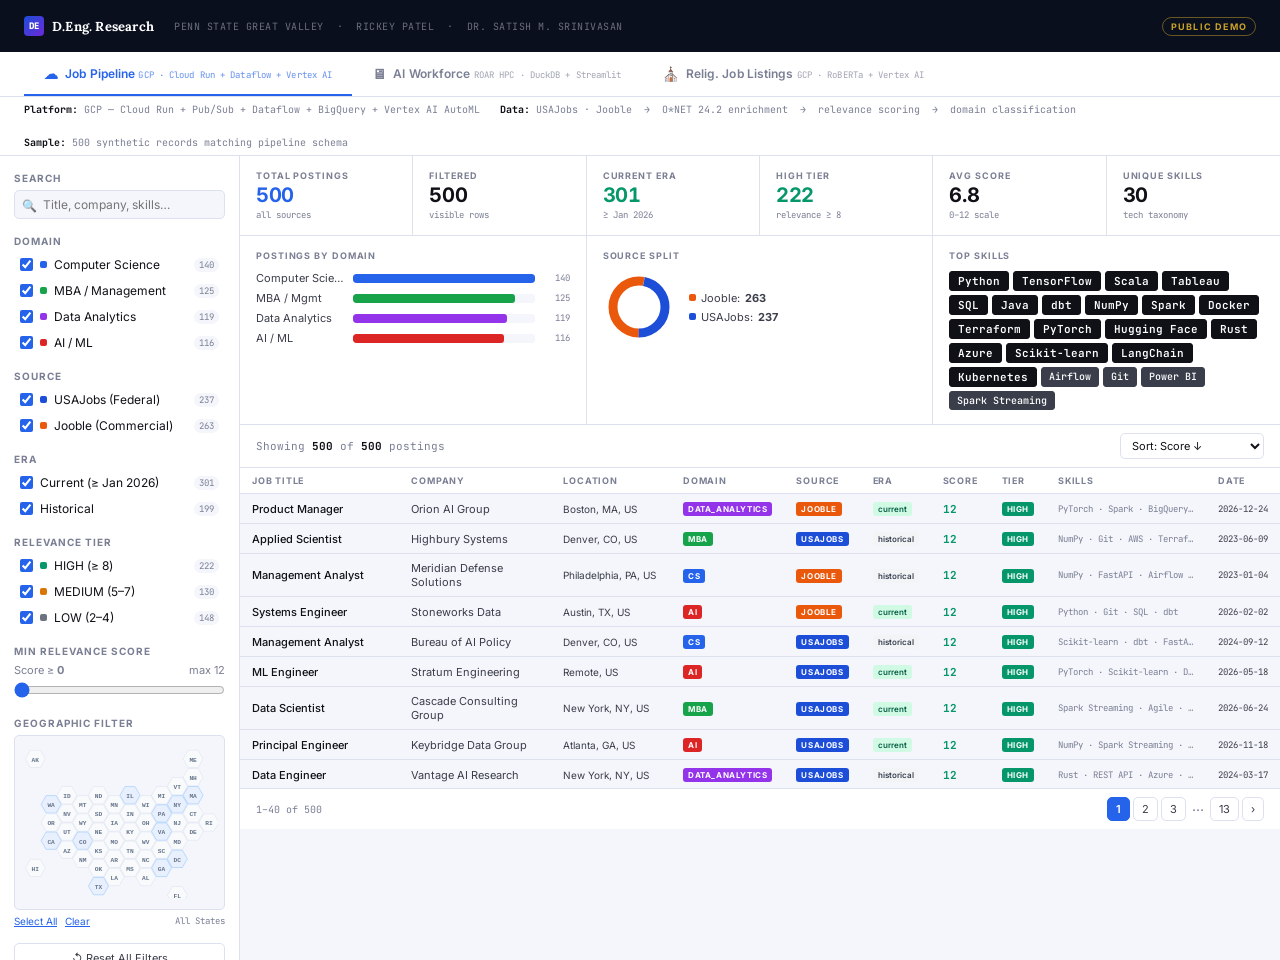
<file: research-demo.html>
<!doctype html><html><head><meta charset=utf8><meta name=viewport content="width=device-width,initial-scale=1,viewport-fit=cover"><style>:root{color-scheme:light;box-sizing:border-box;padding-top:env(safe-area-inset-top,0px);padding-bottom:env(safe-area-inset-bottom,0px)}html{scroll-padding-top:env(safe-area-inset-top,0px)}body{margin:0;padding:0;font:14px -apple-system,BlinkMacSystemFont,sans-serif;background:#faf9f5;color:#141413}img{max-width:100%}[hidden]:not([hidden=until-found i]){display:none!important}</style></head><body>
<title>D.Eng. Research Dashboards</title>
<link rel="preconnect" href="https://fonts.googleapis.com">
<link rel="stylesheet" href="https://fonts.googleapis.com/css2?family=Inter:ital,wght@0,400;0,500;0,600;0,700;1,400&family=JetBrains+Mono:wght@400;600&family=Lora:wght@600;700&display=swap">
<style>
/*
 * Layout: sticky research nav + three full-page tab panels
 * Colors: shared neutrals, per-project accent (GCP blue / ROAR sky / RJLD gold-dark)
 * Type: Inter UI + JetBrains Mono data + Lora display headers
 */
:root {
  --ink:       #0f1117;
  --ink-mid:   #3a3d4a;
  --ink-muted: #7a7f94;
  --paper:     #f4f6fb;
  --surface:   #ffffff;
  --border:    #dde1ef;
  --radius:    5px;
  --shadow:    0 1px 3px rgba(0,0,0,.08);
  --shadow-md: 0 4px 16px rgba(0,0,0,.12);
  --mono: 'JetBrains Mono', 'Fira Code', monospace;
  --ui:   'Inter', -apple-system, BlinkMacSystemFont, sans-serif;
  --disp: 'Lora', Georgia, serif;
  /* GCP */
  --cs:#2563eb; --mba:#16a34a; --da:#9333ea; --ai:#dc2626;
  --gcp: #2563eb;
  /* ROAR */
  --roar: #0369a1;
  --roar-surface: #f0f9ff;
  /* RJLD (always dark, defined directly) */
  --high:#059669; --medium:#d97706; --low:#6b7280;
  --usa:#1d4ed8; --jooble:#ea580c;
}
@media (prefers-color-scheme: dark) {
  :root:not([data-theme="light"]) {
    --ink:#dde2f0; --ink-mid:#9da2b8; --ink-muted:#5e6480;
    --paper:#141824; --surface:#1e2436; --border:#2a3050;
    color-scheme: dark;
  }
}
:root[data-theme="dark"] {
  --ink:#dde2f0; --ink-mid:#9da2b8; --ink-muted:#5e6480;
  --paper:#141824; --surface:#1e2436; --border:#2a3050;
  color-scheme: dark;
}

*, *::before, *::after { box-sizing: border-box; margin: 0; padding: 0; }
html { font-size: 14px; }
body { font-family: var(--ui); background: var(--paper); color: var(--ink); min-height: 100vh; }

/* ── Research header ─────────────────────────────────────────────────────── */
.site-header {
  background: #0a0f1e;
  color: #fff;
  padding: 0 24px;
  height: 52px;
  display: flex;
  align-items: center;
  gap: 20px;
  position: sticky;
  top: env(safe-area-inset-top, 0px);
  z-index: 200;
}
.site-logo {
  font-family: var(--disp);
  font-size: 13px;
  font-weight: 700;
  letter-spacing: .2px;
  color: #fff;
  display: flex;
  align-items: center;
  gap: 8px;
  flex-shrink: 0;
}
.logo-badge {
  width: 20px; height: 20px; border-radius: 4px;
  background: linear-gradient(135deg, #1d4ed8 0%, #6d28d9 100%);
  display: flex; align-items: center; justify-content: center;
  font-size: 9px; font-weight: 800; font-family: var(--mono); color: #fff;
}
.site-meta {
  font-family: var(--mono); font-size: 10px; color: rgba(255,255,255,.4);
  letter-spacing: .5px; flex: 1;
}
.demo-badge {
  font-size: 9px; font-weight: 700; letter-spacing: 1.2px; text-transform: uppercase;
  padding: 3px 8px; border-radius: 20px;
  border: 1px solid rgba(201,162,39,.5); color: #c9a227;
}

/* ── Project nav ─────────────────────────────────────────────────────────── */
.project-nav {
  background: var(--surface);
  border-bottom: 1px solid var(--border);
  padding: 0 24px;
  display: flex;
  gap: 0;
  position: sticky;
  top: 52px;
  z-index: 190;
  overflow-x: auto;
}
.proj-tab {
  display: flex;
  align-items: center;
  gap: 7px;
  padding: 0 20px;
  height: 44px;
  font-size: 12px;
  font-weight: 600;
  color: var(--ink-muted);
  border: none;
  background: none;
  cursor: pointer;
  border-bottom: 2px solid transparent;
  transition: all .15s;
  white-space: nowrap;
  font-family: var(--ui);
  letter-spacing: .1px;
}
.proj-tab:hover { color: var(--ink); }
.proj-tab.active-gcp  { color: var(--gcp);  border-bottom-color: var(--gcp);  }
.proj-tab.active-roar { color: var(--roar); border-bottom-color: var(--roar); }
.proj-tab.active-rjld { color: #c9a227;     border-bottom-color: #c9a227;     }
.proj-icon { font-size: 14px; }
.proj-sub  { font-size: 9px; font-family: var(--mono); font-weight: 400; opacity: .7; }

/* ── Tab panes ───────────────────────────────────────────────────────────── */
.tab-pane { display: none; }
.tab-pane.active { display: block; }

/* ══════════════════════════════════════════════════════════════════════════
   TAB 1 — GCP Job Pipeline  (light, adapted from actual dashboard.html)
═══════════════════════════════════════════════════════════════════════════ */
#tab-gcp {
  --accent: var(--gcp);
  display: none;
}
#tab-gcp.active { display: flex; flex-direction: column; }

.gcp-layout {
  display: grid;
  grid-template-columns: 240px 1fr;
  flex: 1;
  min-height: 0;
}
@media (max-width: 820px) { .gcp-layout { grid-template-columns: 1fr; } }

/* Sidebar */
.gcp-sidebar {
  background: var(--surface);
  border-right: 1px solid var(--border);
  padding: 16px 14px;
  display: flex; flex-direction: column; gap: 16px;
  overflow-y: auto; max-height: calc(100vh - 96px);
  position: sticky; top: 96px;
}
.sbl { font-size: 10px; font-weight: 700; letter-spacing: 1px; text-transform: uppercase;
       color: var(--ink-muted); margin-bottom: 6px; }
.filter-grp { display: flex; flex-direction: column; gap: 3px; }
.fcheck {
  display: flex; align-items: center; gap: 7px;
  padding: 4px 6px; border-radius: var(--radius); cursor: pointer;
  transition: background .1s; font-size: 12px; user-select: none;
}
.fcheck:hover { background: var(--paper); }
.fcheck input[type=checkbox] { width: 13px; height: 13px; accent-color: var(--accent); cursor: pointer; flex-shrink: 0; }
.swatch { width: 7px; height: 7px; border-radius: 2px; flex-shrink: 0; }
.fcount { margin-left: auto; font-size: 9px; color: var(--ink-muted); font-family: var(--mono); background: var(--paper); padding: 1px 5px; border-radius: 10px; }
.search-wrap { position: relative; }
.search-icon { position: absolute; left: 8px; top: 50%; transform: translateY(-50%); color: var(--ink-muted); font-size: 12px; pointer-events: none; }
.search-input {
  width: 100%; padding: 6px 8px 6px 28px;
  border: 1px solid var(--border); border-radius: var(--radius);
  font-size: 12px; font-family: var(--ui); background: var(--paper); color: var(--ink); outline: none;
}
.search-input:focus { border-color: var(--accent); background: var(--surface); }
.score-row { display: flex; justify-content: space-between; font-size: 11px; color: var(--ink-muted); margin-bottom: 5px; }
input[type=range] { width: 100%; accent-color: var(--accent); cursor: pointer; }
.btn-reset {
  width: 100%; padding: 7px; background: transparent; border: 1px solid var(--border);
  border-radius: var(--radius); font-size: 11px; font-family: var(--ui); color: var(--ink-mid);
  cursor: pointer; transition: all .13s;
}
.btn-reset:hover { background: var(--paper); }

/* Main */
.gcp-main { display: flex; flex-direction: column; overflow: hidden; min-width: 0; }

.kpi-strip {
  display: grid; grid-template-columns: repeat(6, 1fr);
  background: var(--surface); border-bottom: 1px solid var(--border);
}
@media (max-width: 900px) { .kpi-strip { grid-template-columns: repeat(3,1fr); } }
.kpi { padding: 14px 16px; border-right: 1px solid var(--border); }
.kpi:last-child { border-right: none; }
.kpi-lbl { font-size: 9px; font-weight: 700; letter-spacing: .9px; text-transform: uppercase; color: var(--ink-muted); }
.kpi-val { font-size: 20px; font-weight: 700; font-variant-numeric: tabular-nums; letter-spacing: -.4px; line-height: 1.2; margin: 2px 0; }
.kpi-sub { font-size: 9px; color: var(--ink-muted); font-family: var(--mono); }

.charts-row {
  display: grid; grid-template-columns: 1fr 1fr 1fr;
  background: var(--surface); border-bottom: 1px solid var(--border);
}
@media (max-width: 900px) { .charts-row { grid-template-columns: 1fr 1fr; } }
.chart-cell { padding: 14px 16px; border-right: 1px solid var(--border); }
.chart-cell:last-child { border-right: none; }
.chart-ttl { font-size: 9px; font-weight: 700; letter-spacing: .9px; text-transform: uppercase; color: var(--ink-muted); margin-bottom: 10px; }

.bar-chart { display: flex; flex-direction: column; gap: 6px; }
.bar-row { display: flex; align-items: center; gap: 7px; }
.bar-lbl { font-size: 11px; width: 90px; color: var(--ink-mid); white-space: nowrap; overflow: hidden; text-overflow: ellipsis; flex-shrink: 0; }
.bar-track { flex: 1; height: 9px; background: var(--paper); border-radius: 3px; overflow: hidden; }
.bar-fill { height: 100%; border-radius: 3px; transition: width .4s cubic-bezier(.4,0,.2,1); }
.bar-n { font-size: 9px; color: var(--ink-muted); font-family: var(--mono); width: 28px; text-align: right; flex-shrink: 0; }

.donut-wrap { display: flex; gap: 14px; align-items: center; }
.donut-legend { display: flex; flex-direction: column; gap: 5px; }
.leg-item { display: flex; align-items: center; gap: 5px; font-size: 11px; color: var(--ink-mid); }
.leg-dot { width: 7px; height: 7px; border-radius: 2px; flex-shrink: 0; }

.skill-cloud { display: flex; flex-wrap: wrap; gap: 4px; }
.skill-chip {
  font-size: 9px; font-family: var(--mono); padding: 2px 6px;
  border-radius: 3px; background: var(--paper); border: 1px solid var(--border);
  color: var(--ink-mid); cursor: default; transition: all .13s;
}
.skill-chip:hover { background: var(--ink); color: #fff; border-color: var(--ink); }
.skill-chip.lg { font-size: 11px; padding: 2px 8px; font-weight: 600; background: var(--ink); color: #fff; border-color: var(--ink); }
.skill-chip.md { font-size: 10px; padding: 2px 7px; font-weight: 500; background: var(--ink-mid); color: #fff; border-color: var(--ink-mid); }

.tbl-toolbar {
  padding: 8px 16px; background: var(--surface); border-bottom: 1px solid var(--border);
  display: flex; align-items: center; justify-content: space-between; gap: 10px;
}
.res-count { font-size: 11px; color: var(--ink-muted); font-family: var(--mono); }
.res-count strong { color: var(--ink); }
.sort-sel {
  padding: 4px 7px; border: 1px solid var(--border); border-radius: var(--radius);
  font-size: 11px; font-family: var(--ui); background: var(--surface); color: var(--ink); cursor: pointer; outline: none;
}
.tbl-scroll { overflow: auto; max-height: 320px; }
table { width: 100%; border-collapse: collapse; font-size: 11px; }
thead { background: var(--surface); position: sticky; top: 0; z-index: 10; }
th { padding: 7px 12px; text-align: left; font-size: 9px; font-weight: 700; letter-spacing: .8px; text-transform: uppercase; color: var(--ink-muted); border-bottom: 1px solid var(--border); white-space: nowrap; cursor: pointer; }
th:hover { color: var(--ink); }
td { padding: 7px 12px; border-bottom: 1px solid var(--border); vertical-align: middle; color: var(--ink-mid); }
tr:hover td { background: var(--paper); }
td.title-td { color: var(--ink); font-weight: 500; max-width: 200px; }
td.title-td a { color: inherit; text-decoration: none; }
td.title-td a:hover { color: var(--accent); text-decoration: underline; }
.badge { display: inline-block; font-size: 8px; font-weight: 700; letter-spacing: .6px; text-transform: uppercase; padding: 2px 5px; border-radius: 3px; color: #fff; }
.era-b { display: inline-block; font-size: 8px; font-weight: 600; padding: 2px 5px; border-radius: 3px; }
.skills-td { max-width: 160px; overflow: hidden; text-overflow: ellipsis; white-space: nowrap; font-family: var(--mono); font-size: 9px; color: var(--ink-muted); }
.pagination {
  padding: 8px 16px; background: var(--surface); border-top: 1px solid var(--border);
  display: flex; align-items: center; justify-content: space-between; gap: 10px;
}
.page-btns { display: flex; gap: 3px; }
.page-btn {
  padding: 4px 8px; border: 1px solid var(--border); border-radius: var(--radius);
  background: var(--surface); font-size: 11px; font-family: var(--ui); color: var(--ink-mid); cursor: pointer; transition: all .1s;
}
.page-btn:hover { background: var(--paper); }
.page-btn.active { background: var(--accent); color: #fff; border-color: var(--accent); font-weight: 600; }
.page-btn:disabled { opacity: .35; cursor: default; }
.page-info { font-size: 10px; color: var(--ink-muted); font-family: var(--mono); }

/* ══════════════════════════════════════════════════════════════════════════
   TAB 2 — ROAR HPC  (Streamlit-inspired, sky blue)
═══════════════════════════════════════════════════════════════════════════ */
#tab-roar { --accent: var(--roar); display: none; }
#tab-roar.active { display: grid; grid-template-columns: 220px 1fr; min-height: calc(100vh - 96px); }
@media (max-width: 820px) { #tab-roar.active { grid-template-columns: 1fr; display: flex; flex-direction: column; } }

.roar-sidebar {
  background: #f8fafc;
  border-right: 1px solid var(--border);
  padding: 16px 14px;
  display: flex; flex-direction: column; gap: 16px;
  overflow-y: auto;
}
@media (prefers-color-scheme: dark) {
  :root:not([data-theme="light"]) .roar-sidebar { background: var(--surface); }
}
:root[data-theme="dark"] .roar-sidebar { background: var(--surface); }

.roar-logo { display: flex; align-items: center; gap: 8px; margin-bottom: 4px; }
.roar-logo img { display: none; }
.roar-logo-txt { font-size: 11px; font-weight: 700; color: var(--roar); letter-spacing: .3px; }
.roar-logo-sub { font-size: 9px; color: var(--ink-muted); font-family: var(--mono); }

.roar-field { display: flex; flex-direction: column; gap: 4px; }
.roar-lbl { font-size: 10px; font-weight: 600; color: var(--ink-mid); }
.roar-multisel {
  width: 100%; padding: 4px 7px;
  border: 1px solid var(--border); border-radius: var(--radius);
  font-size: 11px; font-family: var(--ui); background: var(--surface); color: var(--ink);
  outline: none; min-height: 70px; cursor: pointer;
}
.roar-multisel:focus { border-color: var(--roar); }
.roar-slider-lbl { display: flex; justify-content: space-between; font-size: 10px; color: var(--ink-muted); margin-bottom: 4px; }
.roar-slider { width: 100%; accent-color: var(--roar); cursor: pointer; }
.roar-divider { border: none; border-top: 1px solid var(--border); }

.roar-main { display: flex; flex-direction: column; overflow: hidden; min-width: 0; }

.roar-header {
  padding: 20px 24px 12px;
  border-bottom: 1px solid var(--border);
  background: var(--surface);
}
.roar-title { font-family: var(--disp); font-size: 20px; font-weight: 700; color: var(--ink); }
.roar-byline { font-size: 11px; color: var(--ink-muted); margin-top: 3px; }

.roar-metrics {
  display: grid; grid-template-columns: repeat(5, 1fr);
  gap: 0; background: var(--surface); border-bottom: 1px solid var(--border);
}
@media (max-width: 700px) { .roar-metrics { grid-template-columns: repeat(2,1fr); } }
.roar-metric { padding: 12px 16px; border-right: 1px solid var(--border); }
.roar-metric:last-child { border-right: none; }
.metric-lbl { font-size: 9px; font-weight: 700; text-transform: uppercase; letter-spacing: .8px; color: var(--ink-muted); margin-bottom: 2px; }
.metric-val { font-size: 22px; font-weight: 700; font-variant-numeric: tabular-nums; color: var(--roar); }
.metric-d { font-size: 10px; color: var(--ink-muted); font-family: var(--mono); }

.roar-charts-grid {
  display: grid; grid-template-columns: 1fr 1fr;
  gap: 0; padding: 0;
}
@media (max-width: 700px) { .roar-charts-grid { grid-template-columns: 1fr; } }
.roar-chart-panel {
  padding: 14px 18px; border-right: 1px solid var(--border);
  border-bottom: 1px solid var(--border);
}
.roar-chart-panel:nth-child(even) { border-right: none; }
.roar-ch-ttl { font-size: 11px; font-weight: 600; color: var(--ink); margin-bottom: 10px; }
.roar-chart-canvas-wrap { position: relative; min-height: 160px; }

.roar-skills-section { padding: 14px 18px; border-bottom: 1px solid var(--border); background: var(--surface); }
.roar-skill-tabs { display: flex; gap: 4px; margin-bottom: 10px; flex-wrap: wrap; }
.skill-tab-btn {
  padding: 4px 12px; border-radius: 20px; font-size: 11px; font-weight: 500;
  border: 1px solid var(--border); background: var(--paper); color: var(--ink-mid); cursor: pointer; transition: all .12s;
}
.skill-tab-btn.active { background: var(--roar); color: #fff; border-color: var(--roar); }
.roar-skills-chart-wrap { position: relative; }

.roar-tbl-section { padding: 14px 18px; background: var(--surface); }
.roar-tbl-ttl { font-size: 12px; font-weight: 600; color: var(--ink); margin-bottom: 10px; }
.roar-tbl-scroll { overflow: auto; max-height: 280px; }

.roar-export {
  padding: 12px 18px; border-top: 1px solid var(--border);
  display: flex; gap: 10px; background: var(--surface);
}
.btn-exp {
  padding: 6px 14px; border-radius: var(--radius); font-size: 11px; font-weight: 600;
  cursor: pointer; border: 1px solid var(--border); font-family: var(--ui);
  background: var(--surface); color: var(--ink); transition: all .12s;
}
.btn-exp:hover { border-color: var(--roar); color: var(--roar); }
.roar-cap { font-size: 10px; color: var(--ink-muted); font-family: var(--mono); margin-top: auto; margin-bottom: 2px; }

/* ══════════════════════════════════════════════════════════════════════════
   TAB 3 — RJLD GCP  (dark gold — always dark by design)
═══════════════════════════════════════════════════════════════════════════ */
#tab-rjld { display: none; }
#tab-rjld.active {
  display: flex; flex-direction: column;
  background: #12182b; color: #eae6da;
}

.rjld-header {
  padding: 36px 40px 24px;
  border-bottom: 1px solid #303a63;
  background: radial-gradient(ellipse at top left, rgba(201,162,39,.08), transparent 60%);
}
.rjld-eyebrow {
  font-family: var(--mono); font-size: 11px; letter-spacing: .12em; text-transform: uppercase;
  color: #c9a227; margin-bottom: 8px;
}
.rjld-title { font-family: var(--disp); font-size: 26px; font-weight: 700; color: #eae6da; margin-bottom: 6px; }
.rjld-subtitle { color: #a8a396; font-size: 13px; }

.rjld-stats {
  display: grid; grid-template-columns: repeat(auto-fit, minmax(150px, 1fr));
  gap: 1px; background: #303a63;
  border-top: 1px solid #303a63; border-bottom: 1px solid #303a63;
}
.rjld-stat { background: #12182b; padding: 18px 22px; }
.rjld-stat-val { font-family: var(--mono); font-size: 24px; color: #c9a227; font-weight: 500; }
.rjld-stat-lbl { font-size: 10px; text-transform: uppercase; letter-spacing: .08em; color: #a8a396; margin-top: 3px; }

.rjld-controls {
  display: flex; gap: 14px; align-items: flex-end; flex-wrap: wrap;
  background: #1a2140; border: 1px solid #303a63;
  margin: 20px 40px 0; padding: 14px 18px; border-radius: 4px;
}
.rjld-field { display: flex; flex-direction: column; gap: 4px; }
.rjld-field label { font-size: 10px; text-transform: uppercase; letter-spacing: .06em; color: #a8a396; }
.rjld-sel, .rjld-inp, .rjld-date {
  background: #202850; color: #eae6da; border: 1px solid #303a63;
  border-radius: 3px; padding: 5px 9px; font-size: 12px; font-family: var(--ui);
  outline: none; cursor: pointer;
}
.rjld-sel[multiple] { min-width: 190px; min-height: 65px; }
.rjld-sel:focus, .rjld-inp:focus, .rjld-date:focus { border-color: #c9a227; }
.rjld-btn {
  background: #8a721f; color: #eae6da; border: none; border-radius: 3px;
  padding: 7px 14px; font-size: 12px; cursor: pointer; transition: background .13s;
  align-self: flex-end;
}
.rjld-btn:hover { background: #c9a227; color: #12182b; }

.rjld-chart-grid {
  display: grid; grid-template-columns: repeat(auto-fit, minmax(380px, 1fr));
  gap: 20px; padding: 20px 40px;
}
@media (max-width: 900px) { .rjld-chart-grid { grid-template-columns: 1fr; padding: 14px 16px; } }
.rjld-panel {
  background: #1a2140; border: 1px solid #303a63; border-radius: 4px; padding: 18px 20px;
}
.rjld-panel h2 { font-family: var(--disp); font-size: 15px; margin-bottom: 10px; color: #eae6da; font-weight: 600; }
.rjld-canvas-wrap { position: relative; min-height: 160px; }

.rjld-network-section { margin: 0 40px 20px; }
@media (max-width: 900px) { .rjld-network-section { margin: 0 16px 16px; } }
.rjld-wc-section { margin: 0 40px 20px; }
@media (max-width: 900px) { .rjld-wc-section { margin: 0 16px 16px; } }

.rjld-tbl-section { margin: 0 40px 20px; }
@media (max-width: 900px) { .rjld-tbl-section { margin: 0 16px 16px; } }
.rjld-tbl-scroll { overflow: auto; max-height: 300px; }
.rjld-panel table { width: 100%; border-collapse: collapse; font-size: 12px; }
.rjld-panel th { padding: 7px 10px; color: #c9a227; font-size: 10px; text-transform: uppercase; letter-spacing: .05em; border-bottom: 1px solid #303a63; cursor: pointer; }
.rjld-panel td { padding: 7px 10px; border-bottom: 1px solid #252f55; color: #c4bfb4; }
.rjld-panel tr:hover td { background: #1f2847; }
.rjld-panel a { color: #c9a227; }

#rjld-wordCloud { display: flex; flex-wrap: wrap; gap: 4px 10px; padding: 6px 0; }
#rjld-wordCloud span { color: #c9a227; cursor: default; line-height: 1.8; }
.wc-dim { opacity: .45 !important; }

/* ── Scrollbar ───────────────────────────────────────────────────────────── */
::-webkit-scrollbar { width: 5px; height: 5px; }
::-webkit-scrollbar-track { background: transparent; }
::-webkit-scrollbar-thumb { background: var(--border); border-radius: 3px; }

/* ── Nav context strip ───────────────────────────────────────────────────── */
.ctx-strip {
  padding: 6px 24px; font-size: 10px; font-family: var(--mono);
  color: var(--ink-muted); background: var(--surface);
  border-bottom: 1px solid var(--border);
  display: flex; gap: 20px; flex-wrap: wrap;
}
.ctx-strip strong { color: var(--ink); }

@media (prefers-reduced-motion: reduce) {
  .bar-fill { transition: none !important; }
}
</style>

<!-- SITE HEADER -->
<header class="site-header">
  <div class="site-logo">
    <div class="logo-badge">DE</div>
    D.Eng. Research
  </div>
  <div class="site-meta">PENN STATE GREAT VALLEY &nbsp;·&nbsp; RICKEY PATEL &nbsp;·&nbsp; DR. SATISH M. SRINIVASAN</div>
  <span class="demo-badge">PUBLIC DEMO</span>
</header>

<!-- PROJECT TABS -->
<nav class="project-nav" role="tablist">
  <button class="proj-tab active-gcp" role="tab" onclick="switchTab('gcp')" id="btn-gcp">
    <span class="proj-icon">☁</span>
    <span>
      Job Pipeline <span class="proj-sub">GCP · Cloud Run + Dataflow + Vertex AI</span>
    </span>
  </button>
  <button class="proj-tab" role="tab" onclick="switchTab('roar')" id="btn-roar">
    <span class="proj-icon">🖥</span>
    <span>
      AI Workforce <span class="proj-sub">ROAR HPC · DuckDB + Streamlit</span>
    </span>
  </button>
  <button class="proj-tab" role="tab" onclick="switchTab('rjld')" id="btn-rjld">
    <span class="proj-icon">⛪</span>
    <span>
      Relig. Job Listings <span class="proj-sub">GCP · RoBERTa + Vertex AI</span>
    </span>
  </button>
</nav>

<!-- ════════════════════════════════════════════════════════════
     TAB 1 — GCP Job Pipeline
════════════════════════════════════════════════════════════ -->
<div id="tab-gcp" class="tab-pane active" role="tabpanel">
  <div class="ctx-strip">
    <span><strong>Platform:</strong> GCP — Cloud Run + Pub/Sub + Dataflow + BigQuery + Vertex AI AutoML</span>
    <span><strong>Data:</strong> USAJobs · Jooble &nbsp;→&nbsp; O*NET 24.2 enrichment &nbsp;→&nbsp; relevance scoring &nbsp;→&nbsp; domain classification</span>
    <span><strong>Sample:</strong> 500 synthetic records matching pipeline schema</span>
  </div>
  <div class="gcp-layout">
    <!-- Sidebar -->
    <aside class="gcp-sidebar">
      <div>
        <div class="sbl">Search</div>
        <div class="search-wrap">
          <span class="search-icon">🔍</span>
          <input class="search-input" id="g-search" placeholder="Title, company, skills…" oninput="gApply()">
        </div>
      </div>
      <div>
        <div class="sbl">Domain</div>
        <div class="filter-grp">
          <label class="fcheck"><input type="checkbox" value="CS" checked onchange="gApply()"><span class="swatch" style="background:#2563eb"></span>Computer Science<span class="fcount" id="gcnt-CS">0</span></label>
          <label class="fcheck"><input type="checkbox" value="MBA" checked onchange="gApply()"><span class="swatch" style="background:#16a34a"></span>MBA / Management<span class="fcount" id="gcnt-MBA">0</span></label>
          <label class="fcheck"><input type="checkbox" value="DATA_ANALYTICS" checked onchange="gApply()"><span class="swatch" style="background:#9333ea"></span>Data Analytics<span class="fcount" id="gcnt-DATA_ANALYTICS">0</span></label>
          <label class="fcheck"><input type="checkbox" value="AI" checked onchange="gApply()"><span class="swatch" style="background:#dc2626"></span>AI / ML<span class="fcount" id="gcnt-AI">0</span></label>
        </div>
      </div>
      <div>
        <div class="sbl">Source</div>
        <div class="filter-grp">
          <label class="fcheck"><input type="checkbox" value="USAJobs" checked onchange="gApply()"><span class="swatch" style="background:#1d4ed8"></span>USAJobs (Federal)<span class="fcount" id="gcnt-USAJobs">0</span></label>
          <label class="fcheck"><input type="checkbox" value="Jooble" checked onchange="gApply()"><span class="swatch" style="background:#ea580c"></span>Jooble (Commercial)<span class="fcount" id="gcnt-Jooble">0</span></label>
        </div>
      </div>
      <div>
        <div class="sbl">Era</div>
        <div class="filter-grp">
          <label class="fcheck"><input type="checkbox" value="current" checked onchange="gApply()">Current (≥ Jan 2026)<span class="fcount" id="gcnt-current">0</span></label>
          <label class="fcheck"><input type="checkbox" value="historical" checked onchange="gApply()">Historical<span class="fcount" id="gcnt-historical">0</span></label>
        </div>
      </div>
      <div>
        <div class="sbl">Relevance Tier</div>
        <div class="filter-grp">
          <label class="fcheck"><input type="checkbox" value="HIGH" checked onchange="gApply()"><span class="swatch" style="background:#059669"></span>HIGH (≥ 8)<span class="fcount" id="gcnt-HIGH">0</span></label>
          <label class="fcheck"><input type="checkbox" value="MEDIUM" checked onchange="gApply()"><span class="swatch" style="background:#d97706"></span>MEDIUM (5–7)<span class="fcount" id="gcnt-MEDIUM">0</span></label>
          <label class="fcheck"><input type="checkbox" value="LOW" checked onchange="gApply()"><span class="swatch" style="background:#6b7280"></span>LOW (2–4)<span class="fcount" id="gcnt-LOW">0</span></label>
        </div>
      </div>
      <div>
        <div class="sbl">Min Relevance Score</div>
        <div class="score-row">
          <span>Score ≥ <strong id="g-score-val">0</strong></span><span>max 12</span>
        </div>
        <input type="range" id="g-score-slider" min="0" max="12" value="0"
               oninput="document.getElementById('g-score-val').textContent=this.value;gApply()">
      </div>
      <!-- US State Hex Map -->
      <div>
        <div class="sbl">Geographic Filter</div>
        <div id="state-map-container" style="background:var(--paper);border:1px solid var(--border);border-radius:var(--radius);padding:10px 6px;"></div>
        <div style="display:flex;gap:8px;align-items:center;margin-top:5px;">
          <button onclick="gToggleAllStates(true)" style="font-size:10px;color:var(--gcp);background:none;border:none;cursor:pointer;text-decoration:underline;padding:0;font-family:var(--ui);">Select All</button>
          <button onclick="gToggleAllStates(false)" style="font-size:10px;color:var(--gcp);background:none;border:none;cursor:pointer;text-decoration:underline;padding:0;font-family:var(--ui);">Clear</button>
          <span id="g-state-count" style="font-size:9px;color:var(--ink-muted);font-family:var(--mono);margin-left:auto;">All States</span>
        </div>
      </div>
      <button class="btn-reset" onclick="gReset()">↺ Reset All Filters</button>
    </aside>

    <!-- Main content -->
    <main class="gcp-main">
      <div class="kpi-strip">
        <div class="kpi"><div class="kpi-lbl">Total Postings</div><div class="kpi-val" id="gkpi-total" style="color:#2563eb">0</div><div class="kpi-sub">all sources</div></div>
        <div class="kpi"><div class="kpi-lbl">Filtered</div><div class="kpi-val" id="gkpi-filt">0</div><div class="kpi-sub">visible rows</div></div>
        <div class="kpi"><div class="kpi-lbl">Current Era</div><div class="kpi-val" id="gkpi-cur" style="color:#059669">0</div><div class="kpi-sub">≥ Jan 2026</div></div>
        <div class="kpi"><div class="kpi-lbl">HIGH Tier</div><div class="kpi-val" id="gkpi-high" style="color:#059669">0</div><div class="kpi-sub">relevance ≥ 8</div></div>
        <div class="kpi"><div class="kpi-lbl">Avg Score</div><div class="kpi-val" id="gkpi-avg">—</div><div class="kpi-sub">0–12 scale</div></div>
        <div class="kpi"><div class="kpi-lbl">Unique Skills</div><div class="kpi-val" id="gkpi-skills">0</div><div class="kpi-sub">tech taxonomy</div></div>
      </div>
      <div class="charts-row">
        <div class="chart-cell">
          <div class="chart-ttl">Postings by Domain</div>
          <div class="bar-chart" id="g-domain-bars"></div>
        </div>
        <div class="chart-cell">
          <div class="chart-ttl">Source Split</div>
          <div class="donut-wrap">
            <svg id="g-src-svg" width="72" height="72" viewBox="0 0 72 72"></svg>
            <div class="donut-legend" id="g-src-legend"></div>
          </div>
        </div>
        <div class="chart-cell">
          <div class="chart-ttl">Top Skills</div>
          <div class="skill-cloud" id="g-skill-cloud"></div>
        </div>
      </div>
      <div class="tbl-toolbar">
        <span class="res-count" id="g-res-count">—</span>
        <select class="sort-sel" id="g-sort" onchange="gApply()">
          <option value="score-desc">Sort: Score ↓</option>
          <option value="score-asc">Sort: Score ↑</option>
          <option value="date-desc">Sort: Date ↓</option>
          <option value="title-asc">Sort: Title A→Z</option>
          <option value="company-asc">Sort: Company A→Z</option>
        </select>
      </div>
      <div class="tbl-scroll">
        <table>
          <thead><tr>
            <th onclick="gSetSort('title-asc')">Job Title</th>
            <th onclick="gSetSort('company-asc')">Company</th>
            <th>Location</th>
            <th>Domain</th>
            <th>Source</th>
            <th>Era</th>
            <th onclick="gSetSort('score-desc')">Score</th>
            <th>Tier</th>
            <th>Skills</th>
            <th onclick="gSetSort('date-desc')">Date</th>
          </tr></thead>
          <tbody id="g-tbody"></tbody>
        </table>
      </div>
      <div class="pagination">
        <span class="page-info" id="g-page-info">—</span>
        <div class="page-btns" id="g-page-btns"></div>
      </div>
    </main>
  </div>
</div>

<!-- ════════════════════════════════════════════════════════════
     TAB 2 — ROAR HPC
════════════════════════════════════════════════════════════ -->
<div id="tab-roar" class="tab-pane" role="tabpanel">
  <!-- Sidebar -->
  <div class="roar-sidebar">
    <div class="roar-logo">
      <div>
        <div class="roar-logo-txt">PSU ICDS ROAR</div>
        <div class="roar-logo-sub">AI Workforce & Labor Market</div>
      </div>
    </div>
    <hr class="roar-divider">
    <div class="roar-field">
      <div class="roar-lbl">Domain</div>
      <select id="r-domain" class="roar-multisel" multiple onchange="rApply()">
        <option value="AI" selected>AI</option>
        <option value="CS" selected>CS</option>
        <option value="DATA_ANALYTICS" selected>DATA_ANALYTICS</option>
        <option value="MBA" selected>MBA</option>
      </select>
    </div>
    <div class="roar-field">
      <div class="roar-lbl">Source</div>
      <select id="r-source" class="roar-multisel" multiple onchange="rApply()">
        <option value="USAJobs" selected>USAJobs</option>
        <option value="Jooble" selected>Jooble</option>
      </select>
    </div>
    <div class="roar-field">
      <div class="roar-lbl">Era</div>
      <select id="r-era" class="roar-multisel" multiple onchange="rApply()">
        <option value="current" selected>current</option>
        <option value="historical" selected>historical</option>
      </select>
    </div>
    <div class="roar-field">
      <div class="roar-lbl">Relevance Tier</div>
      <select id="r-tier" class="roar-multisel" multiple onchange="rApply()">
        <option value="HIGH" selected>HIGH</option>
        <option value="MEDIUM" selected>MEDIUM</option>
        <option value="LOW" selected>LOW</option>
      </select>
    </div>
    <div class="roar-field">
      <div class="roar-slider-lbl"><span>Min Score ≥ <strong id="r-score-val">0</strong></span><span>12</span></div>
      <input type="range" id="r-score" class="roar-slider" min="0" max="12" value="0"
             oninput="document.getElementById('r-score-val').textContent=this.value;rApply()">
    </div>
    <hr class="roar-divider">
    <button class="btn-reset" onclick="rReset()" style="border-color:var(--roar);color:var(--roar)">↺ Reset Filters</button>
  </div>

  <!-- Main content -->
  <div class="roar-main">
    <div class="roar-header">
      <div class="roar-title">AI Workforce & Labor Market</div>
      <div class="roar-byline">D.Eng. Research · Penn State Great Valley · Rickey Patel &nbsp;|&nbsp; Advisor: Dr. Satish M. Srinivasan &nbsp;|&nbsp; ICDS ROAR Platform</div>
    </div>
    <div class="roar-metrics">
      <div class="roar-metric"><div class="metric-lbl">Total Postings</div><div class="metric-val" id="rkpi-tot">0</div><div class="metric-d">all records</div></div>
      <div class="roar-metric"><div class="metric-lbl">Domains</div><div class="metric-val" id="rkpi-dom">4</div><div class="metric-d">active domains</div></div>
      <div class="roar-metric"><div class="metric-lbl">Sources</div><div class="metric-val" id="rkpi-src">2</div><div class="metric-d">data providers</div></div>
      <div class="roar-metric"><div class="metric-lbl">HIGH Tier</div><div class="metric-val" id="rkpi-high">0</div><div class="metric-d">relevance ≥ 8</div></div>
      <div class="roar-metric"><div class="metric-lbl">Avg Score</div><div class="metric-val" id="rkpi-avg">0.00</div><div class="metric-d">0–12 scale</div></div>
    </div>
    <div class="roar-charts-grid">
      <div class="roar-chart-panel"><div class="roar-ch-ttl">Postings by Domain</div><div class="roar-chart-canvas-wrap"><div id="r-domain-chart"></div></div></div>
      <div class="roar-chart-panel"><div class="roar-ch-ttl">Relevance Tier Distribution</div><div class="roar-chart-canvas-wrap"><div id="r-tier-chart"></div></div></div>
      <div class="roar-chart-panel"><div class="roar-ch-ttl">O*NET Skill Profile by Domain</div><div class="roar-chart-canvas-wrap"><div id="r-onet-chart"></div></div></div>
      <div class="roar-chart-panel"><div class="roar-ch-ttl">Postings Over Time</div><div class="roar-chart-canvas-wrap"><div id="r-time-chart"></div></div></div>
    </div>
    <div class="roar-skills-section">
      <div class="roar-ch-ttl">Top Required Skills by Domain</div>
      <div class="roar-skill-tabs" id="r-skill-tabs"></div>
      <div class="roar-skills-chart-wrap"><div id="r-skills-chart"></div></div>
    </div>
    <div class="roar-tbl-section">
      <div class="roar-tbl-ttl" id="r-tbl-ttl">Postings Table</div>
      <div class="roar-tbl-scroll">
        <table>
          <thead><tr>
            <th>Job Title</th><th>Company</th><th>Location</th><th>Domain</th><th>Source</th><th>Date</th><th>Score</th><th>Tier</th><th>Salary</th>
          </tr></thead>
          <tbody id="r-tbody"></tbody>
        </table>
      </div>
    </div>
    <div class="roar-export">
      <button class="btn-exp">⬇ Download CSV</button>
      <button class="btn-exp">⬇ Download JSON</button>
      <span class="roar-cap" id="r-cap">Data: DuckDB · feature_postings.duckdb · Refreshed every 5 min</span>
    </div>
  </div>
</div>

<!-- ════════════════════════════════════════════════════════════
     TAB 3 — RJLD GCP
════════════════════════════════════════════════════════════ -->
<div id="tab-rjld" class="tab-pane" role="tabpanel">
  <div class="rjld-header">
    <p class="rjld-eyebrow">Penn State Great Valley &middot; D.Eng. Research &middot; Aim 2</p>
    <h1 class="rjld-title">Religious Job Listings Dataset (RJLD)</h1>
    <p class="rjld-subtitle" id="rjld-subtitle-ts">Generated — &middot; postings span —</p>
  </div>
  <div class="rjld-stats">
    <div class="rjld-stat"><div class="rjld-stat-val" id="rjld-kpi-tot">0</div><div class="rjld-stat-lbl">Total Postings</div></div>
    <div class="rjld-stat"><div class="rjld-stat-val" id="rjld-kpi-src">0</div><div class="rjld-stat-lbl">Sources</div></div>
    <div class="rjld-stat"><div class="rjld-stat-val" id="rjld-kpi-avg">0.00</div><div class="rjld-stat-lbl">Avg Relevance</div></div>
    <div class="rjld-stat"><div class="rjld-stat-val" id="rjld-kpi-lbl">0</div><div class="rjld-stat-lbl">Aim 2 Labeled</div></div>
  </div>
  <div class="rjld-controls">
    <div class="rjld-field"><label>Source</label><select id="rjld-src" class="rjld-sel" onchange="rjldApply()"><option value="">All</option></select></div>
    <div class="rjld-field"><label>State</label><select id="rjld-state" class="rjld-sel" onchange="rjldApply()"><option value="">All</option></select></div>
    <div class="rjld-field"><label>Role Keyword</label><select id="rjld-role" class="rjld-sel" onchange="rjldApply()"><option value="">All</option></select></div>
    <div class="rjld-field"><label>Thematic Label (Aim 2)</label><select id="rjld-label" class="rjld-sel" multiple onchange="rjldApply()">
      <option value="community_service">Community Service</option>
      <option value="campus_ministry">Campus Ministry</option>
      <option value="spiritual_care">Spiritual Care</option>
      <option value="digital_facilitation">Digital Facilitation</option>
    </select></div>
    <div class="rjld-field"><label>From</label><input type="date" id="rjld-d0" class="rjld-date" onchange="rjldApply()"></div>
    <div class="rjld-field"><label>To</label><input type="date" id="rjld-d1" class="rjld-date" onchange="rjldApply()"></div>
    <button class="rjld-btn" onclick="rjldReset()">Reset</button>
  </div>
  <div class="rjld-chart-grid">
    <div class="rjld-panel"><h2>Postings by Source</h2><div class="rjld-canvas-wrap"><div id="rjld-src-chart"></div></div></div>
    <div class="rjld-panel"><h2>Salary Distribution</h2><div class="rjld-canvas-wrap"><div id="rjld-sal-chart"></div></div></div>
    <div class="rjld-panel"><h2>Competency Tier</h2><div class="rjld-canvas-wrap"><div id="rjld-tier-chart"></div></div></div>
    <div class="rjld-panel"><h2>Thematic Label Frequency (Aim 2)</h2><div class="rjld-canvas-wrap"><div id="rjld-lbl-chart"></div></div></div>
  </div>
  <div class="rjld-network-section">
    <div class="rjld-panel">
      <h2>Label Co-occurrence Network (Aim 2)</h2>
      <svg id="rjld-network" viewBox="0 0 700 300" style="width:100%;height:300px;"></svg>
    </div>
  </div>
  <div class="rjld-wc-section">
    <div class="rjld-panel"><h2>Word Cloud</h2><div id="rjld-wordCloud"></div></div>
  </div>
  <div class="rjld-tbl-section">
    <div class="rjld-panel">
      <h2 id="rjld-tbl-ttl">Postings</h2>
      <input type="text" id="rjld-search" class="rjld-inp" placeholder="Search title or organization…" style="margin-bottom:10px;width:280px;" oninput="rjldRenderTable()">
      <div class="rjld-tbl-scroll">
        <table>
          <thead><tr>
            <th>Title</th><th>Organization</th><th>State</th><th>Source</th><th>Opened</th><th>Relevance</th><th>Labels</th>
          </tr></thead>
          <tbody id="rjld-tbody"></tbody>
        </table>
      </div>
      <div style="margin-top:10px;display:flex;gap:10px;align-items:center;">
        <button class="rjld-btn" id="rjld-prev" onclick="rjldGoPage(-1)">Prev</button>
        <span id="rjld-page-info" style="font-size:11px;color:#a8a396;font-family:var(--mono)"></span>
        <button class="rjld-btn" id="rjld-next" onclick="rjldGoPage(1)">Next</button>
      </div>
    </div>
  </div>
</div>

<script>
// ══════════════════════════════════════════════════════════════════════════
//  SHARED UTILITIES
// ══════════════════════════════════════════════════════════════════════════
function rnd(arr) { return arr[Math.floor(Math.random() * arr.length)]; }
function rndN(n)  { return Math.floor(Math.random() * n); }
function pick(arr, n) { return [...arr].sort(() => .5 - Math.random()).slice(0, n); }
function esc(s)   { return String(s||'').replace(/&/g,'&amp;').replace(/</g,'&lt;').replace(/>/g,'&gt;').replace(/"/g,'&quot;'); }
function fmt(n)   { return Number(n).toLocaleString(); }
function seededRng(seed) {
  let s = seed;
  return () => { s = (s * 16807 + 0) % 2147483647; return (s - 1) / 2147483646; };
}

// Tab switching
function switchTab(id) {
  ['gcp','roar','rjld'].forEach(t => {
    document.getElementById('tab-'+t).classList.toggle('active', t === id);
    const btn = document.getElementById('btn-'+t);
    btn.className = 'proj-tab';
    if (t === id) btn.className += ' active-' + t;
  });
}

// ══════════════════════════════════════════════════════════════════════════
//  TAB 1 — GCP DATA + LOGIC
// ══════════════════════════════════════════════════════════════════════════
const G_DOMAINS  = ['CS','MBA','DATA_ANALYTICS','AI'];
const G_SOURCES  = ['USAJobs','Jooble'];
const G_TIERS    = ['HIGH','MEDIUM','LOW'];
const G_TITLES   = ['Software Engineer','Data Scientist','ML Engineer','Financial Analyst','Program Analyst',
  'AI Researcher','Cloud Engineer','Data Analyst','NLP Engineer','Management Analyst','Computer Scientist',
  'DevOps Engineer','MLOps Engineer','Business Intelligence Analyst','Strategy Consultant','Applied Scientist',
  'Data Engineer','Product Manager','Cybersecurity Analyst','Deep Learning Engineer','Research Scientist',
  'Systems Engineer','Principal Engineer','Staff Software Engineer','Analytics Engineer'];
const G_COMPANIES = ['Nexlify Systems','Veridian Analytics','Crestview Intelligence','Apexara Technologies',
  'Northgate Labs','Cascade Consulting Group','Meridian Defense Solutions','Stoneworks Data',
  'Luminos Analytics','Orion AI Group','Cloudpeak Technologies','Ironbridge Consulting',
  'Stratum Engineering','Vantage AI Research','Highbury Systems','Clearwater Data Co.',
  'PeakPath Technologies','Elara Analytics','Dept. of Workforce Innovation',
  'Natl. Technology Authority','Bureau of AI Policy','Allied Data Sciences',
  'Axiom Federal','Prism Analytics','Keybridge Data Group'];
const G_SKILLS   = ['Python','SQL','Spark','TensorFlow','Docker','Kubernetes','Java','Scala','GCP','AWS',
  'Azure','PyTorch','Airflow','BigQuery','dbt','Tableau','Power BI','Scikit-learn','Pandas','NumPy',
  'MLOps','Terraform','LangChain','Hugging Face','REST API','Git','Agile','Spark Streaming','FastAPI','Rust'];
const G_ONET     = ['Programming','Critical Thinking','Systems Analysis','Technology Design','Monitoring',
  'Active Learning','Quality Control Analysis','Coordination','Troubleshooting','Judgment & Decision Making'];
const G_LOCS     = ['Washington, DC, US','San Francisco, CA, US','New York, NY, US','Remote, US',
  'Austin, TX, US','Seattle, WA, US','Chicago, IL, US','McLean, VA, US','Atlanta, GA, US','Boston, MA, US',
  'Arlington, VA, US','Reston, VA, US','Denver, CO, US','Dallas, TX, US','Philadelphia, PA, US'];

function buildGCPData() {
  const R = seededRng(42);
  const rr = (arr) => arr[Math.floor(R() * arr.length)];
  const rrN = (n)  => Math.floor(R() * n);
  const rp = (arr, n) => [...arr].sort(() => R() - .5).slice(0, n);
  return Array.from({length: 500}, (_, i) => {
    const score  = 2 + rrN(11);
    const tier   = score >= 8 ? 'HIGH' : score >= 5 ? 'MEDIUM' : 'LOW';
    const domain = rr(G_DOMAINS);
    const src    = rr(G_SOURCES);
    const era    = R() > .4 ? 'current' : 'historical';
    const skills = rp(G_SKILLS, 3 + rrN(5));
    const year   = era === 'current' ? 2026 : 2023 + rrN(3);
    const month  = String(1 + rrN(12)).padStart(2,'0');
    const day    = String(1 + rrN(28)).padStart(2,'0');
    return {
      id: i+1, job_title: rr(G_TITLES), company: rr(G_COMPANIES), location: rr(G_LOCS),
      domain, source: src, era, publication_date: `${year}-${month}-${day}`,
      relevance_score: score, relevance_tier: tier,
      required_skills: skills, onet_skills: rp(G_ONET, 2 + rrN(4)),
      salary: src === 'USAJobs' ? `$${60+rrN(80)}k–$${140+rrN(80)}k` : '',
    };
  });
}

const G_ALL = buildGCPData();
let G_FILT  = [...G_ALL];
let G_PAGE  = 1;
const G_PS  = 40;
let G_SORT  = 'score-desc';

const DCOL = {CS:'#2563eb',MBA:'#16a34a',DATA_ANALYTICS:'#9333ea',AI:'#dc2626'};
const TCOL = {HIGH:'#059669',MEDIUM:'#d97706',LOW:'#6b7280'};
const SCOL = {USAJobs:'#1d4ed8',Jooble:'#ea580c'};
const ECSS = {current:'background:#d1fae5;color:#065f46',historical:'background:#f3f4f6;color:#374151'};

function getChecked(values) {
  return values.filter(v => {
    const el = document.querySelector(`#tab-gcp input[value="${v}"]`);
    return el && el.checked;
  });
}
function gApply() {
  const q       = document.getElementById('g-search').value.toLowerCase().trim();
  const minS    = +document.getElementById('g-score-slider').value;
  const domains = getChecked(['CS','MBA','DATA_ANALYTICS','AI']);
  const sources = getChecked(['USAJobs','Jooble']);
  const eras    = getChecked(['current','historical']);
  const tiers   = getChecked(['HIGH','MEDIUM','LOW']);
  G_FILT = G_ALL.filter(r => {
    if (!domains.includes(r.domain)) return false;
    if (!sources.includes(r.source)) return false;
    if (!eras.includes(r.era)) return false;
    if (!tiers.includes(r.relevance_tier)) return false;
    if (r.relevance_score < minS) return false;
    if (SELECTED_STATES.size > 0) {
      const st = gExtractState(r.location);
      if (!SELECTED_STATES.has(st)) return false;
    }
    if (q) {
      const hay = [r.job_title, r.company, r.location, r.required_skills.join(' ')].join(' ').toLowerCase();
      if (!hay.includes(q)) return false;
    }
    return true;
  });
  G_FILT.sort((a,b) => {
    switch(G_SORT) {
      case 'score-desc': return b.relevance_score - a.relevance_score;
      case 'score-asc':  return a.relevance_score - b.relevance_score;
      case 'date-desc':  return b.publication_date.localeCompare(a.publication_date);
      case 'date-asc':   return a.publication_date.localeCompare(b.publication_date);
      case 'title-asc':  return a.job_title.localeCompare(b.job_title);
      case 'company-asc':return a.company.localeCompare(b.company);
      default: return 0;
    }
  });
  G_PAGE = 1;
  gRenderKPIs(); gRenderCharts(); gRenderTable(); gRenderPagination();
}
function gSetSort(k) { G_SORT = k; document.getElementById('g-sort').value = k; gApply(); }
function gReset() {
  document.querySelectorAll('#tab-gcp input[type=checkbox]').forEach(el => el.checked = true);
  document.getElementById('g-score-slider').value = 0;
  document.getElementById('g-score-val').textContent = '0';
  document.getElementById('g-search').value = '';
  SELECTED_STATES.clear();
  G_SORT = 'score-desc'; document.getElementById('g-sort').value = G_SORT;
  buildStateFilter();
  gApply();
}

// ── US State Hex Map ──────────────────────────────────────────────────────
let SELECTED_STATES = new Set();

const US_HEX_LAYOUT = [
  {id:'AK',r:0,c:0},{id:'ME',r:0,c:10},
  {id:'VT',r:1,c:9},{id:'NH',r:1,c:10},
  {id:'WA',r:2,c:1},{id:'ID',r:2,c:2},{id:'MT',r:2,c:3},{id:'ND',r:2,c:4},{id:'MN',r:2,c:5},{id:'IL',r:2,c:6},{id:'WI',r:2,c:7},{id:'MI',r:2,c:8},{id:'NY',r:2,c:9},{id:'MA',r:2,c:10},
  {id:'OR',r:3,c:1},{id:'NV',r:3,c:2},{id:'WY',r:3,c:3},{id:'SD',r:3,c:4},{id:'IA',r:3,c:5},{id:'IN',r:3,c:6},{id:'OH',r:3,c:7},{id:'PA',r:3,c:8},{id:'NJ',r:3,c:9},{id:'CT',r:3,c:10},{id:'RI',r:3,c:11},
  {id:'CA',r:4,c:1},{id:'UT',r:4,c:2},{id:'CO',r:4,c:3},{id:'NE',r:4,c:4},{id:'MO',r:4,c:5},{id:'KY',r:4,c:6},{id:'WV',r:4,c:7},{id:'VA',r:4,c:8},{id:'MD',r:4,c:9},{id:'DE',r:4,c:10},
  {id:'AZ',r:5,c:2},{id:'NM',r:5,c:3},{id:'KS',r:5,c:4},{id:'AR',r:5,c:5},{id:'TN',r:5,c:6},{id:'NC',r:5,c:7},{id:'SC',r:5,c:8},{id:'DC',r:5,c:9},
  {id:'HI',r:6,c:0},{id:'OK',r:6,c:4},{id:'LA',r:6,c:5},{id:'MS',r:6,c:6},{id:'AL',r:6,c:7},{id:'GA',r:6,c:8},
  {id:'TX',r:7,c:4},{id:'FL',r:7,c:9}
];

function gExtractState(loc) {
  if (!loc) return 'Unknown';
  const parts = loc.split(',').map(s=>s.trim()).filter(Boolean);
  const skip = new Set(['US','USA','United States','U.S.','U.S.A.','Remote']);
  for (let i = parts.length-1; i >= 0; i--) {
    const tok = parts[i].replace(/\s*\d{5}(-\d{4})?$/,'').trim();
    if (!tok || skip.has(tok)) continue;
    return tok;
  }
  return 'Unknown';
}

function buildStateFilter() {
  const container = document.getElementById('state-map-container');
  if (!container) return;
  const available = new Set();
  G_ALL.forEach(r => { const st=gExtractState(r.location); if(st && st!=='Unknown') available.add(st); });
  const hexW=22, hexH=19, pad=4;
  const width=12*(hexW*.75)+pad*2, height=8*hexH+pad*2;
  const svgParts = [`<svg viewBox="0 0 ${width} ${height}" style="width:100%;height:auto;display:block;">`];
  US_HEX_LAYOUT.forEach(s => {
    const x = s.c*(hexW*.75)+pad+(hexW/2);
    const y = s.r*hexH+(s.c%2?hexH/2:0)+pad+(hexH/2);
    const pts = [];
    for(let i=0;i<6;i++){const a=(i*60)*Math.PI/180;pts.push(`${x+(hexW/2.1)*Math.cos(a)},${y+(hexW/2.1)*Math.sin(a)}`);}
    const has=available.has(s.id), active=SELECTED_STATES.has(s.id);
    const fill=active?'#2563eb':has?'#e8f0fe':'#f8fafc';
    const stroke=has?'#93c5fd':'#dde1ef';
    const textFill=active?'#fff':'#64748b';
    svgParts.push(`<g onclick="gToggleState('${s.id}')" style="cursor:pointer" title="${s.id}">
      <polygon id="ghex-${s.id}" points="${pts.join(' ')}" style="fill:${fill};stroke:${stroke};stroke-width:.6;transition:fill .12s;"/>
      <text x="${x}" y="${y+3}" text-anchor="middle" id="ghextxt-${s.id}" style="font-size:6.5px;font-weight:700;fill:${textFill};pointer-events:none;font-family:monospace;">${s.id}</text>
    </g>`);
  });
  svgParts.push('</svg>');
  container.innerHTML = svgParts.join('');
  gUpdateStateCount();
}

function gToggleState(id) {
  const available = new Set();
  G_ALL.forEach(r=>{ const st=gExtractState(r.location); if(st&&st!=='Unknown') available.add(st); });
  if (SELECTED_STATES.has(id)) { SELECTED_STATES.delete(id); } else { SELECTED_STATES.add(id); }
  const hex = document.getElementById('ghex-'+id);
  const txt = document.getElementById('ghextxt-'+id);
  if (hex) hex.style.fill = SELECTED_STATES.has(id) ? '#2563eb' : (available.has(id) ? '#e8f0fe' : '#f8fafc');
  if (txt) txt.style.fill = SELECTED_STATES.has(id) ? '#fff' : '#64748b';
  gUpdateStateCount();
  gApply();
}

function gToggleAllStates(checked) {
  SELECTED_STATES.clear();
  if (checked) { G_ALL.forEach(r=>{ const st=gExtractState(r.location); if(st&&st!=='Unknown') SELECTED_STATES.add(st); }); }
  buildStateFilter();
  gApply();
}

function gUpdateStateCount() {
  const el = document.getElementById('g-state-count');
  if (el) el.textContent = SELECTED_STATES.size > 0 ? `${SELECTED_STATES.size} selected` : 'All States';
}
function gRenderKPIs() {
  const f = G_FILT;
  document.getElementById('gkpi-total').textContent = fmt(G_ALL.length);
  document.getElementById('gkpi-filt').textContent  = fmt(f.length);
  document.getElementById('gkpi-cur').textContent   = fmt(f.filter(r=>r.era==='current').length);
  document.getElementById('gkpi-high').textContent  = fmt(f.filter(r=>r.relevance_tier==='HIGH').length);
  const scores = f.map(r=>r.relevance_score).filter(s=>s>0);
  document.getElementById('gkpi-avg').textContent   = scores.length ? (scores.reduce((a,b)=>a+b)/scores.length).toFixed(1) : '—';
  document.getElementById('gkpi-skills').textContent= fmt(new Set(f.flatMap(r=>r.required_skills)).size);
  const rc = document.getElementById('g-res-count');
  if (rc) rc.innerHTML = `Showing <strong>${fmt(f.length)}</strong> of <strong>${fmt(G_ALL.length)}</strong> postings`;
  // sidebar counts
  const countBy = (key) => G_ALL.reduce((acc,r)=>{const v=r[key]||'unknown';acc[v]=(acc[v]||0)+1;return acc;},{});
  const dc=countBy('domain'),sc=countBy('source'),tc=countBy('relevance_tier'),ec=countBy('era');
  ['CS','MBA','DATA_ANALYTICS','AI'].forEach(d=>{const el=document.getElementById('gcnt-'+d);if(el)el.textContent=dc[d]||0;});
  ['USAJobs','Jooble'].forEach(s=>{const el=document.getElementById('gcnt-'+s);if(el)el.textContent=sc[s]||0;});
  ['HIGH','MEDIUM','LOW'].forEach(t=>{const el=document.getElementById('gcnt-'+t);if(el)el.textContent=tc[t]||0;});
  ['current','historical'].forEach(e=>{const el=document.getElementById('gcnt-'+e);if(el)el.textContent=ec[e]||0;});
}
function gRenderCharts() {
  // Domain bars
  const dcnt = {}; G_FILT.forEach(r=>{dcnt[r.domain]=(dcnt[r.domain]||0)+1;});
  const maxD = Math.max(...Object.values(dcnt),1);
  const dlabs = {CS:'Computer Science',MBA:'MBA / Mgmt',DATA_ANALYTICS:'Data Analytics',AI:'AI / ML'};
  document.getElementById('g-domain-bars').innerHTML = ['CS','MBA','DATA_ANALYTICS','AI'].map(d=>{
    const n=dcnt[d]||0; const pct=Math.round(n/maxD*100);
    return `<div class="bar-row"><span class="bar-lbl">${dlabs[d]}</span><div class="bar-track"><div class="bar-fill" style="width:${pct}%;background:${DCOL[d]}"></div></div><span class="bar-n">${n}</span></div>`;
  }).join('');
  // Source donut
  const scnt = {}; G_FILT.forEach(r=>{scnt[r.source||'Unknown']=(scnt[r.source||'Unknown']||0)+1;});
  const stotal = G_FILT.length||1;
  const cx=36,cy=36,r=26,stroke=9; const circ=2*Math.PI*r;
  const entries=Object.entries(scnt); let offset=-circ/4;
  const arcs=entries.map(([src,n])=>{const dash=(n/stotal)*circ;const gap=circ-dash;
    const arc=`<circle cx="${cx}" cy="${cy}" r="${r}" fill="none" stroke="${SCOL[src]||'#888'}" stroke-width="${stroke}" stroke-dasharray="${dash.toFixed(1)} ${gap.toFixed(1)}" stroke-dashoffset="${offset.toFixed(1)}"/>`;
    offset-=dash; return arc;});
  document.getElementById('g-src-svg').innerHTML=arcs.join('');
  document.getElementById('g-src-legend').innerHTML=entries.map(([src,n])=>
    `<div class="leg-item"><span class="leg-dot" style="background:${SCOL[src]||'#888'}"></span>${src}: <strong>${fmt(n)}</strong></div>`).join('');
  // Skills
  const freq={}; G_FILT.forEach(r=>r.required_skills.forEach(s=>{if(s)freq[s]=(freq[s]||0)+1;}));
  const sorted=Object.entries(freq).sort((a,b)=>b[1]-a[1]).slice(0,22);
  const maxF=sorted[0]?.[1]||1;
  document.getElementById('g-skill-cloud').innerHTML=sorted.map(([sk,n])=>{
    const cls=n>=maxF*.6?'lg':n>=maxF*.3?'md':'';
    return `<span class="skill-chip ${cls}" title="${n} postings">${esc(sk)}</span>`;
  }).join('');
}
function gRenderTable() {
  const start=(G_PAGE-1)*G_PS; const page=G_FILT.slice(start,start+G_PS);
  document.getElementById('g-tbody').innerHTML=page.map(r=>{
    const dc=DCOL[r.domain]||'#888', tc=TCOL[r.relevance_tier]||'#888', sc=SCOL[r.source]||'#888';
    const es=ECSS[r.era]||ECSS.historical;
    const skills=r.required_skills.slice(0,4).join(' · ')||'—';
    return `<tr><td class="title-td">${esc(r.job_title)}</td><td>${esc(r.company)}</td><td style="font-size:10px">${esc(r.location)}</td>
      <td><span class="badge" style="background:${dc}">${r.domain}</span></td>
      <td><span class="badge" style="background:${sc}">${r.source}</span></td>
      <td><span class="era-b" style="${es}">${r.era}</span></td>
      <td style="font-family:var(--mono);font-weight:700;color:${tc}">${r.relevance_score}</td>
      <td><span class="badge" style="background:${tc}">${r.relevance_tier}</span></td>
      <td class="skills-td" title="${esc(r.required_skills.join(' · '))}">${esc(skills)}</td>
      <td style="font-family:var(--mono);font-size:9px;white-space:nowrap">${r.publication_date}</td></tr>`;
  }).join('');
}
function gRenderPagination() {
  const total=G_FILT.length, pages=Math.ceil(total/G_PS)||1;
  const start=(G_PAGE-1)*G_PS+1, end=Math.min(G_PAGE*G_PS,total);
  document.getElementById('g-page-info').textContent = total ? `${start}–${end} of ${fmt(total)}` : '0 results';
  const w=2; let btns=[];
  if(G_PAGE>1) btns.push(`<button class="page-btn" onclick="gGoPage(${G_PAGE-1})">‹</button>`);
  let lo=Math.max(1,G_PAGE-w), hi=Math.min(pages,G_PAGE+w);
  if(lo>1) btns.push(`<button class="page-btn" onclick="gGoPage(1)">1</button>${lo>2?'<span style="padding:0 3px;color:var(--ink-muted)">…</span>':''}`);
  for(let p=lo;p<=hi;p++) btns.push(`<button class="page-btn ${p===G_PAGE?'active':''}" onclick="gGoPage(${p})">${p}</button>`);
  if(hi<pages) btns.push(`${hi<pages-1?'<span style="padding:0 3px;color:var(--ink-muted)">…</span>':''}<button class="page-btn" onclick="gGoPage(${pages})">${pages}</button>`);
  if(G_PAGE<pages) btns.push(`<button class="page-btn" onclick="gGoPage(${G_PAGE+1})">›</button>`);
  document.getElementById('g-page-btns').innerHTML=btns.join('');
}
function gGoPage(p) { G_PAGE=p; gRenderTable(); gRenderPagination(); }

// ══════════════════════════════════════════════════════════════════════════
//  TAB 2 — ROAR DATA + LOGIC
// ══════════════════════════════════════════════════════════════════════════
const R_SKILLS_BY_DOMAIN = {
  AI: [['Python',95],['PyTorch',80],['TensorFlow',74],['Hugging Face',68],['LangChain',60],['MLOps',55],['Docker',50],['Kubernetes',45],['GCP',42],['Pandas',40],['NumPy',38],['Spark',35],['SQL',32],['REST API',30],['Git',28]],
  CS: [['Python',88],['Java',76],['SQL',70],['Docker',68],['Kubernetes',60],['AWS',57],['GCP',50],['Git',48],['Agile',44],['REST API',42],['Terraform',38],['Go',35],['CI/CD',32],['Microservices',28],['PostgreSQL',25]],
  DATA_ANALYTICS: [['SQL',90],['Python',85],['Tableau',72],['Power BI',65],['dbt',58],['BigQuery',52],['Spark',48],['Pandas',46],['Excel',42],['Airflow',38],['Redshift',35],['Looker',30],['R',28],['Snowflake',26],['dbt',24]],
  MBA: [['Excel',75],['SQL',60],['Tableau',55],['Python',48],['Power BI',44],['Salesforce',40],['Jira',36],['Agile',34],['Financial Modeling',30],['Communication',28],['Strategy',26],['Stakeholder Mgmt',24],['Budgeting',22],['PowerPoint',20],['Risk Analysis',18]],
};
const R_ONET_FAMS = ['Basic','Social','Technical','Systems','Resource','Complex'];

function buildROARData() {
  const R2 = seededRng(99);
  const rr = (arr) => arr[Math.floor(R2() * arr.length)];
  const rrN = (n)  => Math.floor(R2() * n);
  const rp = (arr,n) => [...arr].sort(()=>R2()-.5).slice(0,n);
  return Array.from({length: 400}, (_, i) => {
    const score = 2 + rrN(11);
    const tier  = score >= 8 ? 'HIGH' : score >= 5 ? 'MEDIUM' : 'LOW';
    const domain = rr(G_DOMAINS);
    const src   = rr(G_SOURCES);
    const era   = R2() > .45 ? 'current' : 'historical';
    const year  = era === 'current' ? 2026 : 2023 + rrN(3);
    const month = String(1 + rrN(12)).padStart(2,'0');
    const day   = String(1 + rrN(28)).padStart(2,'0');
    const skills = rp(G_SKILLS, 3 + rrN(5));
    const onet = {
      onet_basic: rrN(4), onet_social: rrN(4), onet_technical: rrN(7),
      onet_systems: rrN(4), onet_resource: rrN(3), onet_complex: rrN(3),
    };
    return {
      id: i+1, job_title: rr(G_TITLES), company: rr(G_COMPANIES), location: rr(G_LOCS),
      domain, source: src, era, publication_date: `${year}-${month}-${day}`,
      relevance_score: score, relevance_tier: tier, required_skills: skills, ...onet,
      salary: src === 'USAJobs' ? `$${60+rrN(80)}k–$${140+rrN(80)}k` : '',
    };
  });
}

const R_ALL = buildROARData();
let R_FILT  = [...R_ALL];
let rSkillDomain = 'AI';

function rGetSelValues(id) {
  return Array.from(document.getElementById(id).selectedOptions).map(o=>o.value);
}
function rApply() {
  const domains = rGetSelValues('r-domain');
  const sources = rGetSelValues('r-source');
  const eras    = rGetSelValues('r-era');
  const tiers   = rGetSelValues('r-tier');
  const minS    = +document.getElementById('r-score').value;
  R_FILT = R_ALL.filter(r=>
    domains.includes(r.domain) && sources.includes(r.source) &&
    eras.includes(r.era) && tiers.includes(r.relevance_tier) &&
    r.relevance_score >= minS
  );
  rRenderAll();
}
function rReset() {
  ['r-domain','r-source','r-era','r-tier'].forEach(id=>{
    Array.from(document.getElementById(id).options).forEach(o=>o.selected=true);
  });
  document.getElementById('r-score').value=0;
  document.getElementById('r-score-val').textContent='0';
  rApply();
}
function rRenderKPIs() {
  const f=R_FILT;
  document.getElementById('rkpi-tot').textContent=fmt(f.length);
  document.getElementById('rkpi-dom').textContent=new Set(f.map(r=>r.domain)).size;
  document.getElementById('rkpi-src').textContent=new Set(f.map(r=>r.source)).size;
  document.getElementById('rkpi-high').textContent=fmt(f.filter(r=>r.relevance_tier==='HIGH').length);
  const scores=f.map(r=>r.relevance_score).filter(s=>s>0);
  document.getElementById('rkpi-avg').textContent=scores.length?(scores.reduce((a,b)=>a+b)/scores.length).toFixed(2):'0.00';
  document.getElementById('r-tbl-ttl').textContent=`Postings Table (${fmt(f.length)} records)`;
}
// ── SVG Chart Helpers ─────────────────────────────────────────────────────
function _svgIn(id,html){const e=document.getElementById(id);if(e)e.innerHTML=html;}
function _svgBarV(labels,data,colors,opts={}){
  const W=320,H=178,pL=36,pR=8,pT=18,pB=28,cW=W-pL-pR,cH=H-pT-pB;
  const maxV=Math.max(1,...data),catW=cW/labels.length,bW=catW*.6;
  const tc=opts.tc||'#7a8a9a',gc=opts.gc||'#dde1ef';
  let s=[`<svg viewBox="0 0 ${W} ${H}" style="width:100%;display:block">`];
  for(let t=1;t<=4;t++){const y=(pT+cH*(1-t/4)).toFixed(1);s.push(`<line x1="${pL}" y1="${y}" x2="${W-pR}" y2="${y}" stroke="${gc}" stroke-width=".5"/><text x="${pL-3}" y="${(+y+3).toFixed(1)}" text-anchor="end" font-size="8" fill="${tc}">${Math.round(maxV*t/4)}</text>`);}
  labels.forEach((lbl,i)=>{
    const v=data[i]||0,bH=Math.max(0,(v/maxV)*cH),x=(pL+i*catW+(catW-bW)/2).toFixed(1),y=(pT+cH-bH).toFixed(1);
    const c=Array.isArray(colors)?colors[i]:colors;
    s.push(`<rect x="${x}" y="${y}" width="${bW.toFixed(1)}" height="${bH.toFixed(1)}" fill="${c}" rx="2"/>`);
    if(v>0)s.push(`<text x="${(pL+i*catW+catW/2).toFixed(1)}" y="${(pT+cH-bH-2).toFixed(1)}" text-anchor="middle" font-size="7.5" fill="${c}">${v}</text>`);
    const sl=lbl.length>5?lbl.slice(0,4)+'…':lbl;
    s.push(`<text x="${(pL+i*catW+catW/2).toFixed(1)}" y="${H-5}" text-anchor="middle" font-size="7.5" fill="${tc}">${sl}</text>`);
  });
  s.push('</svg>');return s.join('');
}
function _svgBarStacked(labels,datasets,opts={}){
  const W=320,H=178,pL=36,pR=8,pT=18,pB=28,cW=W-pL-pR,cH=H-pT-pB;
  const totals=labels.map((_,i)=>datasets.reduce((s,d)=>s+(d.data[i]||0),0));
  const maxV=Math.max(1,...totals),catW=cW/labels.length,bW=catW*.6;
  const tc=opts.tc||'#7a8a9a',gc=opts.gc||'#dde1ef';
  let s=[`<svg viewBox="0 0 ${W} ${H}" style="width:100%;display:block">`];
  datasets.forEach((ds,i)=>s.push(`<rect x="${36+i*68}" y="2" width="8" height="8" fill="${ds.color}" rx="1"/><text x="${36+i*68+10}" y="10" font-size="7.5" fill="${tc}">${ds.label}</text>`));
  for(let t=1;t<=4;t++){const y=(pT+cH*(1-t/4)).toFixed(1);s.push(`<line x1="${pL}" y1="${y}" x2="${W-pR}" y2="${y}" stroke="${gc}" stroke-width=".5"/><text x="${pL-3}" y="${(+y+3).toFixed(1)}" text-anchor="end" font-size="8" fill="${tc}">${Math.round(maxV*t/4)}</text>`);}
  labels.forEach((lbl,ci)=>{
    const x=pL+ci*catW+(catW-bW)/2;let sy=0;
    datasets.forEach(ds=>{const v=ds.data[ci]||0,bH=(v/maxV)*cH,y=pT+cH-sy/maxV*cH-bH;s.push(`<rect x="${x.toFixed(1)}" y="${y.toFixed(1)}" width="${bW.toFixed(1)}" height="${Math.max(0,bH).toFixed(1)}" fill="${ds.color}" rx="1"/>`);sy+=v;});
    const sl=lbl.length>5?lbl.slice(0,4)+'…':lbl;
    s.push(`<text x="${(pL+ci*catW+catW/2).toFixed(1)}" y="${H-5}" text-anchor="middle" font-size="7.5" fill="${tc}">${sl}</text>`);
  });
  s.push('</svg>');return s.join('');
}
function _svgBarGrouped(xLabels,datasets,opts={}){
  const W=320,H=185,pL=36,pR=8,pT=18,pB=30,cW=W-pL-pR,cH=H-pT-pB;
  const maxV=Math.max(1,...datasets.flatMap(d=>d.data));
  const n=xLabels.length,nd=datasets.length,catW=cW/n,bW=(catW*.75)/nd;
  const tc=opts.tc||'#7a8a9a',gc=opts.gc||'#dde1ef';
  let s=[`<svg viewBox="0 0 ${W} ${H}" style="width:100%;display:block">`];
  datasets.forEach((ds,i)=>s.push(`<rect x="${36+i*60}" y="2" width="7" height="7" fill="${ds.color}" rx="1"/><text x="${36+i*60+9}" y="9" font-size="7" fill="${tc}">${ds.label}</text>`));
  for(let t=1;t<=4;t++){const y=(pT+cH*(1-t/4)).toFixed(1);s.push(`<line x1="${pL}" y1="${y}" x2="${W-pR}" y2="${y}" stroke="${gc}" stroke-width=".5"/><text x="${pL-3}" y="${(+y+3).toFixed(1)}" text-anchor="end" font-size="8" fill="${tc}">${maxV*t/4<1?(maxV*t/4).toFixed(1):Math.round(maxV*t/4)}</text>`);}
  xLabels.forEach((lbl,ci)=>{
    datasets.forEach((ds,di)=>{const v=ds.data[ci]||0,bH=(v/maxV)*cH,x=pL+ci*catW+catW*.125+di*bW,y=pT+cH-bH;s.push(`<rect x="${x.toFixed(1)}" y="${y.toFixed(1)}" width="${bW.toFixed(1)}" height="${Math.max(0,bH).toFixed(1)}" fill="${ds.color}" rx="1"/>`);});
    const sl=lbl.length>6?lbl.slice(0,5)+'…':lbl;
    s.push(`<text x="${(pL+ci*catW+catW/2).toFixed(1)}" y="${H-5}" text-anchor="middle" font-size="7" fill="${tc}">${sl}</text>`);
  });
  s.push('</svg>');return s.join('');
}
function _svgLine(months,datasets,opts={}){
  const W=320,H=175,pL=36,pR=8,pT=18,pB=26,cW=W-pL-pR,cH=H-pT-pB;
  const maxV=Math.max(1,...datasets.flatMap(d=>d.data)),n=months.length;
  const tc=opts.tc||'#7a8a9a',gc=opts.gc||'#dde1ef';
  if(n<2)return`<svg viewBox="0 0 ${W} ${H}" style="width:100%;display:block"><text x="${W/2}" y="${H/2}" text-anchor="middle" fill="${tc}" font-size="11">Not enough data</text></svg>`;
  const xAt=i=>pL+i*(cW/(n-1)),yAt=v=>pT+cH*(1-v/maxV);
  let s=[`<svg viewBox="0 0 ${W} ${H}" style="width:100%;display:block">`];
  datasets.forEach((ds,i)=>s.push(`<line x1="${36+i*55}" y1="5" x2="${36+i*55+10}" y2="5" stroke="${ds.color}" stroke-width="2"/><text x="${36+i*55+12}" y="9" font-size="7" fill="${tc}">${ds.label}</text>`));
  for(let t=1;t<=4;t++){const y=(pT+cH*(1-t/4)).toFixed(1);s.push(`<line x1="${pL}" y1="${y}" x2="${W-pR}" y2="${y}" stroke="${gc}" stroke-width=".5"/><text x="${pL-3}" y="${(+y+3).toFixed(1)}" text-anchor="end" font-size="8" fill="${tc}">${Math.round(maxV*t/4)}</text>`);}
  const step=Math.max(1,Math.ceil(n/6));
  months.forEach((m,i)=>{if(i%step!==0&&i!==n-1)return;s.push(`<text x="${xAt(i).toFixed(1)}" y="${H-4}" text-anchor="middle" font-size="6.5" fill="${tc}">${m.slice(2)}</text>`);});
  datasets.forEach(ds=>{
    if(!ds.data.length)return;
    s.push(`<polyline points="${ds.data.map((v,i)=>`${xAt(i).toFixed(1)},${yAt(v).toFixed(1)}`).join(' ')}" fill="none" stroke="${ds.color}" stroke-width="1.8" stroke-linejoin="round" stroke-linecap="round"/>`);
    ds.data.forEach((v,i)=>s.push(`<circle cx="${xAt(i).toFixed(1)}" cy="${yAt(v).toFixed(1)}" r="2.5" fill="${ds.color}"/>`));
  });
  s.push('</svg>');return s.join('');
}
function _svgBarH(labels,data,color,opts={}){
  const n=labels.length,rowH=22,W=320,H=n*rowH+30,pL=112,pR=36,pT=8,pB=20,cW=W-pL-pR,bH=14;
  const maxV=Math.max(1,...data),tc=opts.tc||'#7a8a9a',gc=opts.gc||'#dde1ef';
  let s=[`<svg viewBox="0 0 ${W} ${H}" style="width:100%;display:block">`];
  for(let t=1;t<=4;t++){const x=(pL+cW*t/4).toFixed(1);s.push(`<line x1="${x}" y1="${pT}" x2="${x}" y2="${H-pB}" stroke="${gc}" stroke-width=".5"/><text x="${x}" y="${H-3}" text-anchor="middle" font-size="7.5" fill="${tc}">${Math.round(maxV*t/4)}</text>`);}
  labels.forEach((lbl,i)=>{
    const y=pT+i*rowH+(rowH-bH)/2,bW=Math.max(0,(data[i]||0)/maxV*cW);
    const sl=lbl.length>14?lbl.slice(0,13)+'…':lbl;
    s.push(`<text x="${pL-4}" y="${(y+bH*.78).toFixed(1)}" text-anchor="end" font-size="8" fill="${tc}">${sl}</text>`);
    s.push(`<rect x="${pL}" y="${y.toFixed(1)}" width="${bW.toFixed(1)}" height="${bH.toFixed(1)}" fill="${color}" rx="2"/>`);
    if(data[i]>0)s.push(`<text x="${(pL+bW+4).toFixed(1)}" y="${(y+bH*.78).toFixed(1)}" font-size="7.5" fill="${color}" font-weight="600">${data[i]}</text>`);
  });
  s.push('</svg>');return s.join('');
}
function _svgDonut(labels,data,colors,opts={}){
  const W=280,H=185,cx=82,cy=92,Ro=70,Ri=46,total=data.reduce((a,b)=>a+b,0)||1;
  const tc=opts.tc||'#555';
  let s=[`<svg viewBox="0 0 ${W} ${H}" style="width:100%;display:block">`],angle=-Math.PI/2;
  data.forEach((v,i)=>{
    if(!v)return;const sweep=2*Math.PI*v/total,lg=sweep>Math.PI?1:0;
    const x1=(cx+Ro*Math.cos(angle)).toFixed(1),y1=(cy+Ro*Math.sin(angle)).toFixed(1);
    const x2=(cx+Ro*Math.cos(angle+sweep)).toFixed(1),y2=(cy+Ro*Math.sin(angle+sweep)).toFixed(1);
    const ix1=(cx+Ri*Math.cos(angle)).toFixed(1),iy1=(cy+Ri*Math.sin(angle)).toFixed(1);
    const ix2=(cx+Ri*Math.cos(angle+sweep)).toFixed(1),iy2=(cy+Ri*Math.sin(angle+sweep)).toFixed(1);
    s.push(`<path d="M${x1},${y1} A${Ro},${Ro} 0 ${lg},1 ${x2},${y2} L${ix2},${iy2} A${Ri},${Ri} 0 ${lg},0 ${ix1},${iy1} Z" fill="${colors[i]}" stroke="#fff" stroke-width=".8"/>`);
    angle+=sweep;
  });
  s.push(`<text x="${cx}" y="${cy-2}" text-anchor="middle" font-size="14" fill="${tc}" font-weight="700">${data.reduce((a,b)=>a+b,0)}</text><text x="${cx}" y="${cy+12}" text-anchor="middle" font-size="8" fill="${tc}">total</text>`);
  labels.forEach((l,i)=>{const ly=14+i*24;s.push(`<rect x="155" y="${ly}" width="10" height="10" fill="${colors[i]}" rx="2"/><text x="169" y="${ly+9}" font-size="9" fill="${tc}">${l}</text><text x="${W-6}" y="${ly+9}" text-anchor="end" font-size="9" fill="${tc}" font-weight="600">${data[i]}</text>`);});
  s.push('</svg>');return s.join('');
}

// ── ROAR Chart Rendering (SVG) ────────────────────────────────────────────
function rBuildCharts() {
  const tabs = document.getElementById('r-skill-tabs');
  tabs.innerHTML = G_DOMAINS.map((d,i)=>
    `<button class="skill-tab-btn${i===0?' active':''}" onclick="rSetSkillDomain('${d}')">${d}</button>`
  ).join('');
  rRenderCharts();
}
function rSetSkillDomain(d) {
  rSkillDomain = d;
  document.querySelectorAll('.skill-tab-btn').forEach(b=>{b.classList.toggle('active',b.textContent===d);});
  rRenderSkillsChart();
}
function rRenderCharts() {
  const f=R_FILT;
  const DC=['#6366f1','#0ea5e9','#10b981','#f59e0b'];
  _svgIn('r-domain-chart', _svgBarV(G_DOMAINS, G_DOMAINS.map(d=>f.filter(r=>r.domain===d).length), DC));
  _svgIn('r-tier-chart', _svgBarStacked(G_DOMAINS,[
    {label:'HIGH',   data:G_DOMAINS.map(d=>f.filter(r=>r.domain===d&&r.relevance_tier==='HIGH').length),   color:'#10b981'},
    {label:'MEDIUM', data:G_DOMAINS.map(d=>f.filter(r=>r.domain===d&&r.relevance_tier==='MEDIUM').length), color:'#f59e0b'},
    {label:'LOW',    data:G_DOMAINS.map(d=>f.filter(r=>r.domain===d&&r.relevance_tier==='LOW').length),    color:'#6b7280'},
  ]));
  const OK=['onet_basic','onet_social','onet_technical','onet_systems','onet_resource','onet_complex'];
  const OL=['Basic','Social','Tech','Systems','Resrc','Complex'];
  _svgIn('r-onet-chart', _svgBarGrouped(OL, G_DOMAINS.map((d,di)=>({
    label:d, color:DC[di],
    data:OK.map(k=>{const sub=f.filter(r=>r.domain===d),v=sub.map(r=>r[k]||0);return v.length?+(v.reduce((a,b)=>a+b)/v.length).toFixed(2):0;})
  }))));
  const ms=new Set(f.map(r=>r.publication_date?.slice(0,7)||'').filter(Boolean));
  const months=[...ms].sort().slice(-18);
  _svgIn('r-time-chart', _svgLine(months, G_DOMAINS.map((d,di)=>({
    label:d, color:DC[di],
    data:months.map(m=>f.filter(r=>r.domain===d&&r.publication_date?.startsWith(m)).length)
  }))));
  rRenderSkillsChart();
}
function rRenderSkillsChart() {
  const DCM={AI:'#6366f1',CS:'#0ea5e9',DATA_ANALYTICS:'#10b981',MBA:'#f59e0b'};
  const top=R_SKILLS_BY_DOMAIN[rSkillDomain]||[];
  const sub=R_FILT.filter(r=>r.domain===rSkillDomain);
  const freq={}; sub.forEach(r=>r.required_skills.forEach(s=>{freq[s]=(freq[s]||0)+1;}));
  const ordered=top.map(([sk])=>[sk,freq[sk]||0]).sort((a,b)=>b[1]-a[1]).slice(0,12);
  _svgIn('r-skills-chart', _svgBarH(ordered.map(([sk])=>sk).reverse(), ordered.map(([,n])=>n).reverse(), DCM[rSkillDomain]||'#6366f1'));
}
function rRenderTable() {
  const show = R_FILT.slice(0,50);
  document.getElementById('r-tbody').innerHTML = show.map(r=>{
    const tc=TCOL[r.relevance_tier]||'#888';
    return `<tr><td class="title-td">${esc(r.job_title)}</td><td>${esc(r.company)}</td><td style="font-size:10px">${esc(r.location)}</td>
      <td><span class="badge" style="background:${DCOL[r.domain]||'#888'}">${r.domain}</span></td>
      <td><span class="badge" style="background:${SCOL[r.source]||'#888'}">${r.source}</span></td>
      <td style="font-family:var(--mono);font-size:10px">${r.publication_date}</td>
      <td style="font-family:var(--mono);font-weight:700;color:${tc}">${r.relevance_score}</td>
      <td><span class="badge" style="background:${tc}">${r.relevance_tier}</span></td>
      <td style="font-family:var(--mono);font-size:10px">${esc(r.salary||'—')}</td></tr>`;
  }).join('');
}
function rRenderAll() { rRenderKPIs(); rRenderCharts(); rRenderTable(); }

// ══════════════════════════════════════════════════════════════════════════
//  TAB 3 — RJLD DATA + LOGIC
// ══════════════════════════════════════════════════════════════════════════
const RJLD_SOURCES   = ['USAJobs','HigherEdJobs','ChurchJobs','Jooble','LinkedIn'];
const RJLD_ROLES     = ['Campus Minister','Hospital Chaplain','Community Outreach Coordinator','Worship Director',
  'Digital Ministry Coordinator','Pastoral Associate','Youth Minister','Spiritual Director',
  'Social Services Coordinator','Religious Education Director','Chaplain Resident','Ministry Assistant'];
const RJLD_ORGS      = ['Grace Church','Catholic Charities USA','Campus Crusade','InterVarsity','Navigators',
  'Church of the Nazarene','United Methodist Church','Presbyterian Church USA','Baptist General Convention',
  'Jewish Community Center','YMCA','Lutheran Social Services','Episcopal Diocese','Assemblies of God'];
const RJLD_STATES    = ['PA','VA','MD','TX','CA','NY','IL','OH','GA','FL','NC','MA','WA','CO','TN'];
const RJLD_LABELS    = ['community_service','campus_ministry','spiritual_care','digital_facilitation'];

function buildRJLDData() {
  const R3 = seededRng(777);
  const rr = arr => arr[Math.floor(R3()*arr.length)];
  const rrN = n => Math.floor(R3()*n);
  return Array.from({length: 450}, (_,i) => {
    const src   = rr(RJLD_SOURCES);
    const state = rr(RJLD_STATES);
    const score = 1 + R3() * 10;
    const tier  = score >= 7 ? 'HIGH' : score >= 4 ? 'MEDIUM' : 'LOW';
    const salary_min = src === 'USAJobs' ? 35000 + rrN(45000) : (R3() > .3 ? 30000 + rrN(50000) : null);
    const year  = 2022 + rrN(4);
    const month = String(1+rrN(12)).padStart(2,'0');
    const day   = String(1+rrN(28)).padStart(2,'0');
    const role  = rr(RJLD_ROLES);
    const lbl = {
      community_service:  R3() > .45,
      campus_ministry:    R3() > .55,
      spiritual_care:     R3() > .4,
      digital_facilitation: R3() > .7,
    };
    return {
      id: i+1, title: role, organization: rr(RJLD_ORGS),
      state, source: src, location: `${state}, US`,
      open_date: `${year}-${month}-${day}`,
      relevance_score: +score.toFixed(2),
      competency_tier: tier,
      salary_min: salary_min ? Math.round(salary_min) : null,
      salary_max: salary_min ? Math.round(salary_min * (1.2 + R3()*.4)) : null,
      query_keyword: role.split(' ')[0],
      ...lbl,
      description_snippet: `Seeking a ${role} to serve our community. Responsibilities include pastoral support, community engagement, and program coordination across our ministry areas.`,
    };
  });
}

const RJLD_ALL = buildRJLDData();
let RJLD_FILT  = [...RJLD_ALL];
let rjldPageIdx = 0;
const RJLD_PS  = 25;
let rjldSort = {key:'relevance_score', dir:-1};

function rjldApply() {
  const src    = document.getElementById('rjld-src').value;
  const state  = document.getElementById('rjld-state').value;
  const role   = document.getElementById('rjld-role').value;
  const labels = Array.from(document.getElementById('rjld-label').selectedOptions).map(o=>o.value);
  const d0     = document.getElementById('rjld-d0').value;
  const d1     = document.getElementById('rjld-d1').value;
  RJLD_FILT = RJLD_ALL.filter(r => {
    if (src   && r.source !== src)   return false;
    if (state && r.state  !== state) return false;
    if (role  && r.query_keyword !== role) return false;
    if (labels.length && !labels.every(l => r[l] === true)) return false;
    const d = (r.open_date||'').slice(0,10);
    if (d0 && d && d < d0) return false;
    if (d1 && d && d > d1) return false;
    return true;
  });
  rjldPageIdx = 0;
  rjldRenderKPIs(); rjldRenderCharts(); rjldRenderNetwork(); rjldRenderWordCloud(); rjldRenderTable();
}
function rjldReset() {
  ['rjld-src','rjld-state','rjld-role'].forEach(id=>document.getElementById(id).value='');
  document.getElementById('rjld-label').selectedIndex=-1;
  document.getElementById('rjld-d0').value='';
  document.getElementById('rjld-d1').value='';
  rjldApply();
}
function rjldRenderKPIs() {
  const f=RJLD_FILT;
  document.getElementById('rjld-kpi-tot').textContent=fmt(f.length);
  document.getElementById('rjld-kpi-src').textContent=new Set(f.map(r=>r.source)).size;
  const scores=f.map(r=>r.relevance_score).filter(s=>s>0);
  document.getElementById('rjld-kpi-avg').textContent=scores.length?(scores.reduce((a,b)=>a+b)/scores.length).toFixed(2):'0.00';
  document.getElementById('rjld-kpi-lbl').textContent=fmt(f.filter(r=>RJLD_LABELS.some(l=>r[l]===true)).length);
  document.getElementById('rjld-tbl-ttl').textContent=`Postings (${fmt(f.length)})`;
  const dates = f.map(r=>r.open_date||'').filter(Boolean).sort();
  if (dates.length) {
    document.getElementById('rjld-subtitle-ts').textContent=`Public demo · postings span ${dates[0].slice(0,10)} to ${dates[dates.length-1].slice(0,10)}`;
  }
}
function rjldBuildCharts() { rjldRenderCharts(); }
function rjldRenderCharts() {
  const f=RJLD_FILT, dark={tc:'#a8a396',gc:'#303a63'};
  const scnt={}; f.forEach(r=>{scnt[r.source]=(scnt[r.source]||0)+1;});
  const se=Object.entries(scnt).sort((a,b)=>b[1]-a[1]);
  _svgIn('rjld-src-chart', _svgBarV(se.map(e=>e[0]), se.map(e=>e[1]), Array(Math.max(1,se.length)).fill('#c9a227'), dark));
  const bkts=[0,0,0,0,0];
  f.forEach(r=>{const v=r.salary_min;if(!v)return;if(v<30000)bkts[0]++;else if(v<50000)bkts[1]++;else if(v<70000)bkts[2]++;else if(v<100000)bkts[3]++;else bkts[4]++;});
  _svgIn('rjld-sal-chart', _svgBarV(['<$30k','$30–50k','$50–70k','$70–100k','$100k+'], bkts, Array(5).fill('#8a721f'), dark));
  _svgIn('rjld-tier-chart', _svgDonut(['HIGH','MEDIUM','LOW'],['HIGH','MEDIUM','LOW'].map(t=>f.filter(r=>r.competency_tier===t).length),['#c9a227','#8a721f','#4a5568'],{tc:'#a8a396'}));
  _svgIn('rjld-lbl-chart', _svgBarH(RJLD_LABELS.map(l=>l.replace(/_/g,' ')), RJLD_LABELS.map(l=>f.filter(r=>r[l]===true).length), '#c9a227', dark));
}
function rjldRenderNetwork() {
  const svg=document.getElementById('rjld-network');
  const f=RJLD_FILT;
  const W=700,H=300,cx=W/2,cy=H/2,R2=110;
  // co-occurrence: count label pairs
  const freq={}; const pairs={};
  RJLD_LABELS.forEach(l=>{freq[l]=f.filter(r=>r[l]===true).length;});
  for(let a=0;a<RJLD_LABELS.length;a++)for(let b=a+1;b<RJLD_LABELS.length;b++){
    const k=RJLD_LABELS[a]+'|'+RJLD_LABELS[b];
    pairs[k]=f.filter(r=>r[RJLD_LABELS[a]]===true&&r[RJLD_LABELS[b]]===true).length;
  }
  const maxFreq=Math.max(...Object.values(freq),1);
  const maxPair=Math.max(...Object.values(pairs),1);
  const pos={};
  RJLD_LABELS.forEach((l,i)=>{
    const angle=(2*Math.PI*i/RJLD_LABELS.length)-Math.PI/2;
    pos[l]={x:cx+R2*Math.cos(angle),y:cy+R2*Math.sin(angle)};
  });
  let parts=[];
  Object.entries(pairs).forEach(([key,n])=>{
    const [a,b]=key.split('|');
    if(!pos[a]||!pos[b]) return;
    const w=Math.max(.5,5*(n/maxPair));
    parts.push(`<line x1="${pos[a].x}" y1="${pos[a].y}" x2="${pos[b].x}" y2="${pos[b].y}" stroke="#c9a227" stroke-opacity=".5" stroke-width="${w.toFixed(1)}"/>`);
  });
  RJLD_LABELS.forEach(l=>{
    const p=pos[l], r2=14+22*(freq[l]/maxFreq);
    const lbl=l.replace(/_/g,' ');
    parts.push(`<circle cx="${p.x}" cy="${p.y}" r="${r2.toFixed(1)}" fill="#202850" stroke="#c9a227" stroke-width="1.5"/>`);
    parts.push(`<text x="${p.x}" y="${p.y+4}" font-size="11" text-anchor="middle" fill="#c9a227">${freq[l]}</text>`);
    parts.push(`<text x="${p.x}" y="${p.y+r2+14}" font-size="11" text-anchor="middle" fill="#eae6da">${lbl}</text>`);
  });
  svg.innerHTML=parts.join('');
}
const RJLD_STOP = new Set(['the','and','or','of','to','in','a','an','for','with','on','at','from','is','are','be','as','by','this','that','we','will','our','your','have','not','all','can','you','it','its','their','other','new','more','about','must','has','been','up','they','any','also','church','position','seeking']);
function rjldRenderWordCloud() {
  const wc=document.getElementById('rjld-wordCloud');
  wc.innerHTML='';
  const wm={};
  RJLD_FILT.forEach(r=>{
    ((r.title||'')+' '+(r.description_snippet||'')).toLowerCase().replace(/[^a-z\s]/g,'').split(/\s+/).forEach(w=>{
      if(w.length>3&&!RJLD_STOP.has(w)) wm[w]=(wm[w]||0)+1;
    });
  });
  const top=Object.entries(wm).sort((a,b)=>b[1]-a[1]).slice(0,50);
  if(!top.length){wc.innerHTML='<span style="color:#a8a396;font-size:12px">No data</span>';return;}
  const maxF=top[0][1],minF=top[top.length-1][1];
  top.forEach(([word,f])=>{
    const t=maxF===minF?.5:(f-minF)/(maxF-minF);
    const span=document.createElement('span');
    span.style.fontSize=(12+t*22)+'px';
    span.className=t<.3?'wc-dim':'';
    span.title=f+' occurrences';
    span.textContent=word;
    wc.appendChild(span);
  });
}
function rjldRenderTable() {
  const q=(document.getElementById('rjld-search').value||'').toLowerCase();
  let rows=RJLD_FILT.filter(r=>!q||(r.title||'').toLowerCase().includes(q)||(r.organization||'').toLowerCase().includes(q));
  rows.sort((a,b)=>{const av=a[rjldSort.key]||'',bv=b[rjldSort.key]||'';return av<bv?rjldSort.dir:av>bv?-rjldSort.dir:0;});
  const total=rows.length,start=rjldPageIdx*RJLD_PS,slice=rows.slice(start,start+RJLD_PS);
  document.getElementById('rjld-tbody').innerHTML=slice.map(r=>{
    const lbls=RJLD_LABELS.filter(l=>r[l]===true).map(l=>`<span style="font-size:8px;background:#303a63;color:#c9a227;padding:1px 5px;border-radius:3px;margin-right:2px">${l.replace(/_/g,' ')}</span>`).join('');
    return `<tr><td>${esc(r.title)}</td><td>${esc(r.organization)}</td><td>${esc(r.state)}</td><td>${esc(r.source)}</td><td style="font-family:var(--mono);font-size:10px">${(r.open_date||'').slice(0,10)}</td><td style="font-family:var(--mono);color:#c9a227">${r.relevance_score.toFixed(2)}</td><td>${lbls||'—'}</td></tr>`;
  }).join('');
  document.getElementById('rjld-page-info').textContent=`Page ${rjldPageIdx+1} of ${Math.max(1,Math.ceil(total/RJLD_PS))} (${fmt(total)} rows)`;
  document.getElementById('rjld-prev').disabled=rjldPageIdx===0;
  document.getElementById('rjld-next').disabled=start+RJLD_PS>=total;
}
function rjldGoPage(dir) { rjldPageIdx=Math.max(0,rjldPageIdx+dir); rjldRenderTable(); }

// Populate RJLD filter dropdowns
function rjldPopulateFilters() {
  const fill=(id,vals)=>{const el=document.getElementById(id);vals.sort().forEach(v=>{if(!v)return;const o=document.createElement('option');o.value=v;o.textContent=v;el.appendChild(o);});};
  fill('rjld-src',   [...new Set(RJLD_ALL.map(r=>r.source))]);
  fill('rjld-state', [...new Set(RJLD_ALL.map(r=>r.state))]);
  fill('rjld-role',  [...new Set(RJLD_ALL.map(r=>r.query_keyword))]);
}

// ══════════════════════════════════════════════════════════════════════════
//  INIT
// ══════════════════════════════════════════════════════════════════════════
document.addEventListener('DOMContentLoaded', () => {
  // GCP
  buildStateFilter();
  gApply();
  // ROAR — build skill tabs then render all (SVG works in hidden tabs)
  const rTabs = document.getElementById('r-skill-tabs');
  rTabs.innerHTML = G_DOMAINS.map((d,i)=>
    `<button class="skill-tab-btn${i===0?' active':''}" onclick="rSetSkillDomain('${d}')">${d}</button>`
  ).join('');
  rRenderKPIs();
  rRenderCharts();
  rRenderTable();
  // RJLD
  rjldPopulateFilters();
  rjldRenderKPIs();
  rjldRenderCharts();
  rjldRenderNetwork();
  rjldRenderWordCloud();
  rjldRenderTable();
  // Show tab based on URL hash
  const hash = window.location.hash.replace('#','');
  if (['gcp','roar','rjld'].includes(hash)) switchTab(hash);
  else switchTab('gcp');
});
</script>

</body></html>
</file>
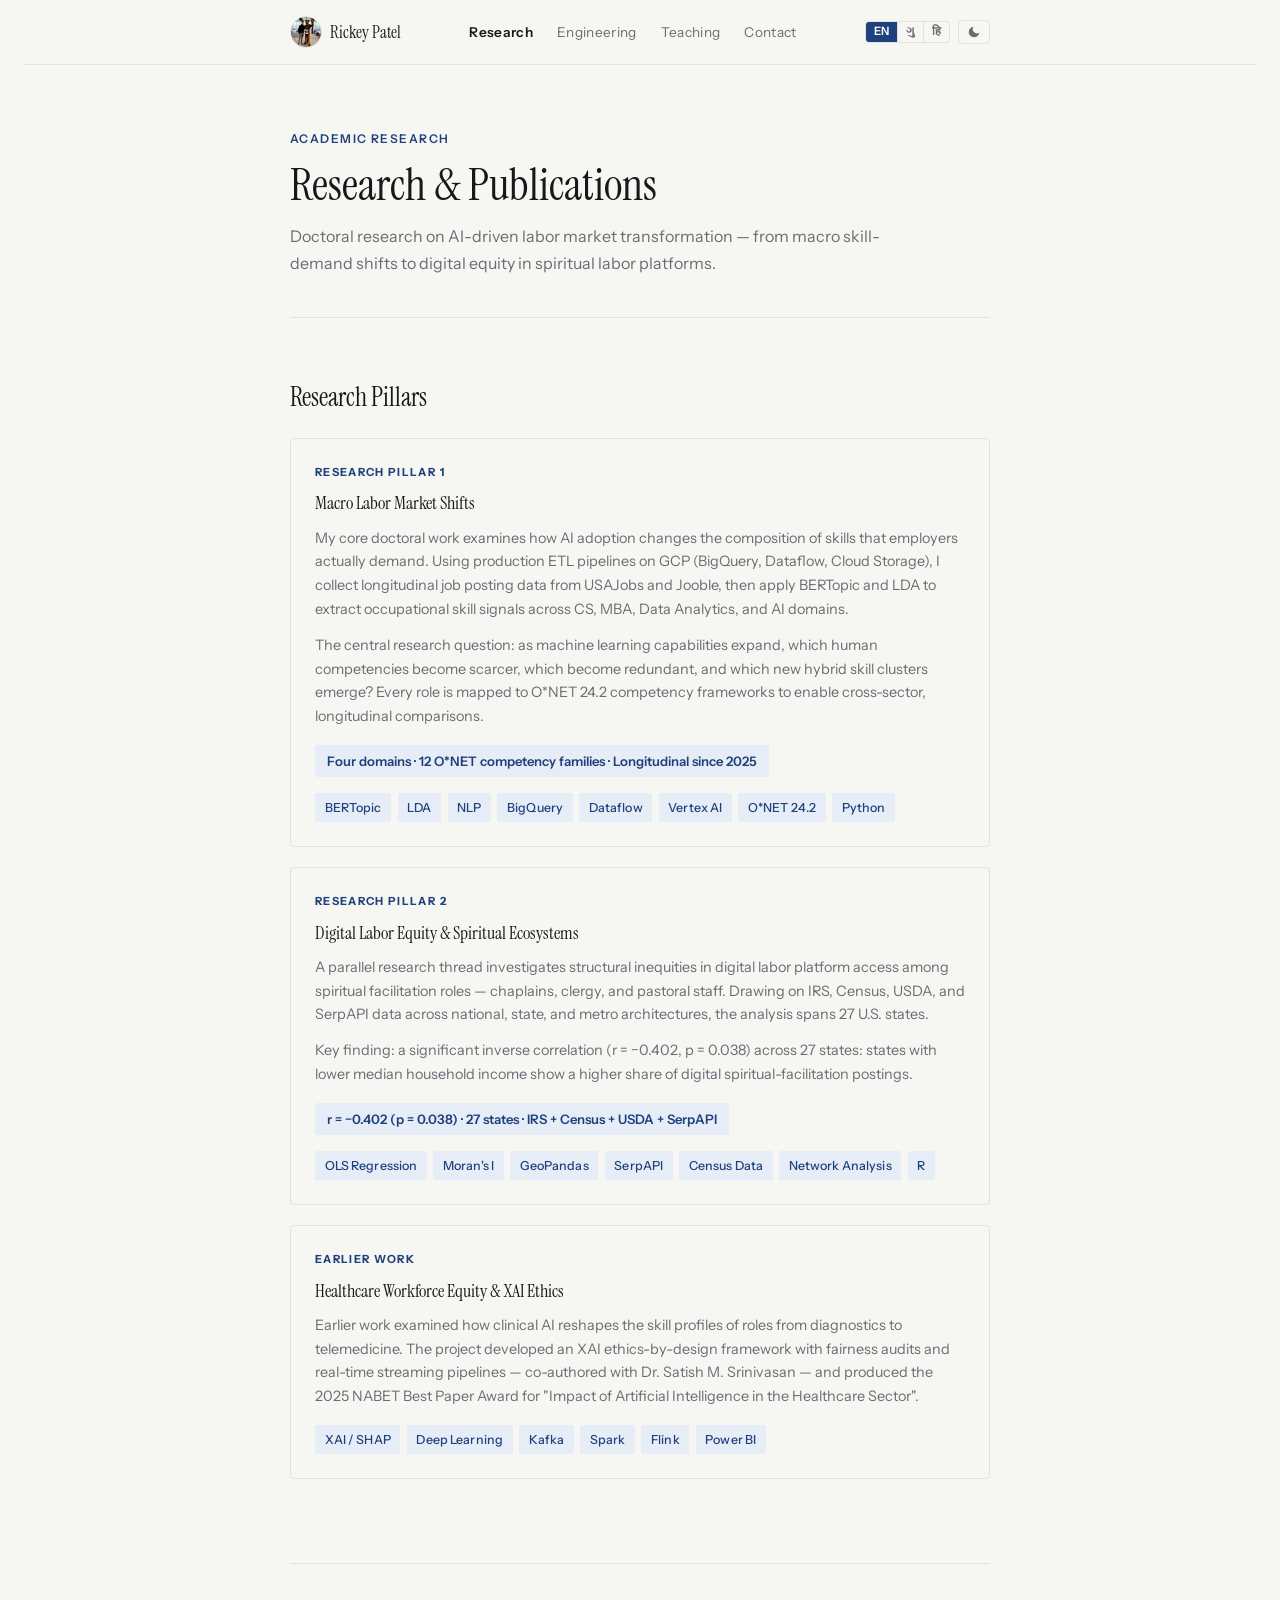
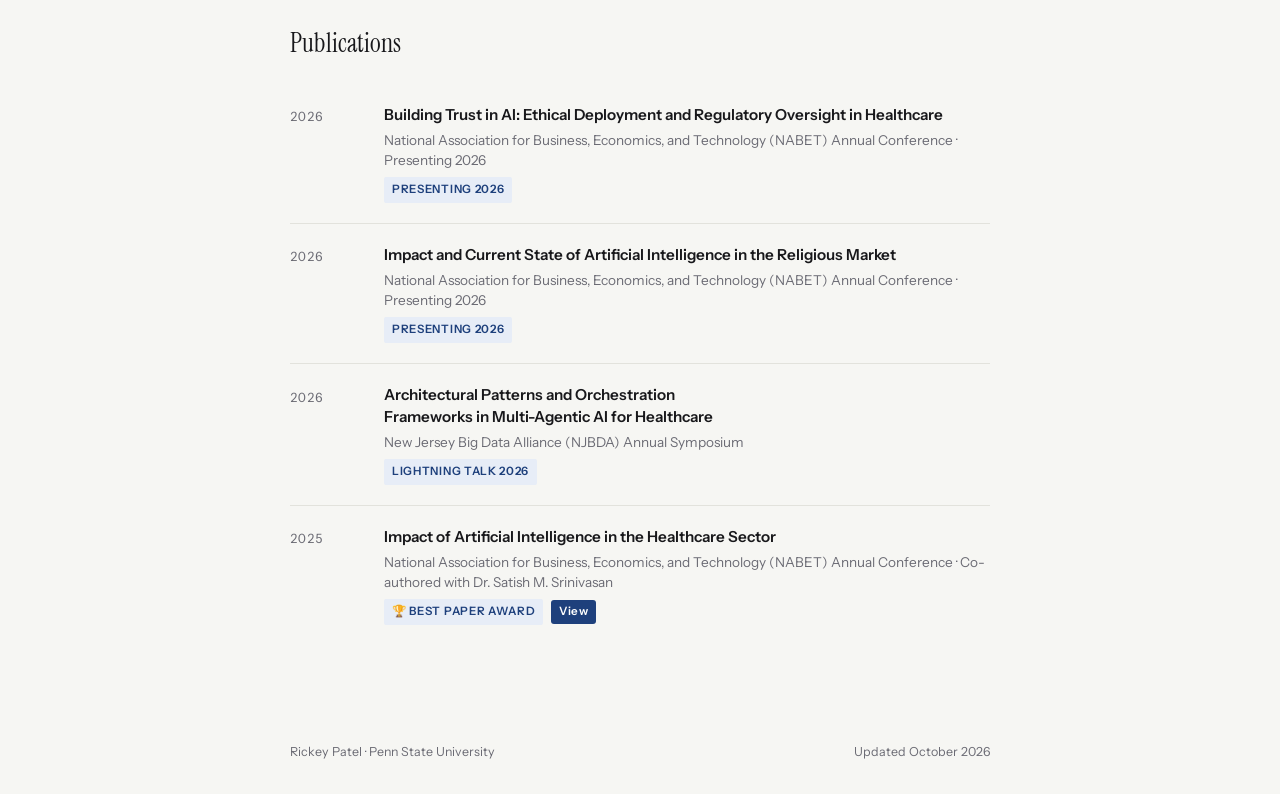
<file: research.html>
<!doctype html>
<html lang="en">
<head>
<meta charset="utf-8">
<meta name="viewport" content="width=device-width,initial-scale=1,viewport-fit=cover">
<title>Research &amp; Publications — Rickey Patel</title>
<link rel="preconnect" href="https://fonts.googleapis.com">
<link href="https://fonts.googleapis.com/css2?family=Instrument+Serif:ital@0;1&family=Instrument+Sans:ital,wdth,wght@0,75..100,400..700;1,75..100,400..700&display=swap" rel="stylesheet">
<link rel="stylesheet" href="site.css">
<meta name="description" content="Doctoral research by Rickey Patel on AI-driven labor market shifts, O*NET competency mapping, and digital equity in spiritual labor platforms.">
<meta property="og:title" content="Research &amp; Publications · Rickey Patel">
<meta property="og:description" content="Doctoral research by Rickey Patel on AI-driven labor market shifts, O*NET competency mapping, and digital equity in spiritual labor platforms.">
<meta property="og:url" content="https://rickeypatel.com/research">
<meta property="og:type" content="website">
<meta property="og:image" content="https://rickeypatel.com/og-preview.png">
<meta name="twitter:card" content="summary_large_image">
<meta name="twitter:title" content="Research &amp; Publications · Rickey Patel">
<meta name="twitter:description" content="Doctoral research by Rickey Patel on AI-driven labor market shifts, O*NET competency mapping, and digital equity in spiritual labor platforms.">
<meta name="twitter:image" content="https://rickeypatel.com/og-preview.png">
</head>
<body>

<nav>
<div id="google_translate_element" style="display:none"></div>
<div class="nav-inner">
  <a class="nav-brand" href="index.html"><img src="avatar.jpg" class="nav-avatar" alt="Rickey Patel"><span class="nav-name">Rickey Patel</span></a>
  <ul class="nav-links">
    <li><a href="research.html"  class="current" data-i18n="nav.research">Research</a></li>
    <li><a href="pipelines.html#job-pipeline" data-i18n="nav.engineering">Engineering</a></li>
    <li><a href="teaching.html#csc894"  data-i18n="nav.teaching">Teaching</a></li>
    <li><a href="contact.html"   data-i18n="nav.contact">Contact</a></li>
  </ul>
  <div class="nav-controls">
    <div class="lang-switcher" role="group" aria-label="Language">
      <button class="lang-btn active" id="lang-en" onclick="setLang('en')" aria-pressed="true">EN</button>
      <button class="lang-btn" id="lang-gu" onclick="setLang('gu')" aria-pressed="false">ગુ</button>
      <button class="lang-btn" id="lang-hi" onclick="setLang('hi')" aria-pressed="false">हि</button>
    </div>
    <button class="theme-btn" id="theme-btn" onclick="toggleTheme()" aria-label="Toggle theme">
      <svg id="icon-moon" width="14" height="14" viewBox="0 0 24 24" fill="currentColor" aria-hidden="true"><path d="M21 12.79A9 9 0 1 1 11.21 3 7 7 0 0 0 21 12.79z"/></svg>
      <svg id="icon-sun"  width="14" height="14" viewBox="0 0 24 24" fill="none" stroke="currentColor" stroke-width="2" stroke-linecap="round" stroke-linejoin="round" aria-hidden="true" hidden><circle cx="12" cy="12" r="5"/><line x1="12" y1="1" x2="12" y2="3"/><line x1="12" y1="21" x2="12" y2="23"/><line x1="4.22" y1="4.22" x2="5.64" y2="5.64"/><line x1="18.36" y1="18.36" x2="19.78" y2="19.78"/><line x1="1" y1="12" x2="3" y2="12"/><line x1="21" y1="12" x2="23" y2="12"/><line x1="4.22" y1="19.78" x2="5.64" y2="18.36"/><line x1="18.36" y1="5.64" x2="19.78" y2="4.22"/></svg>
    </button>
  </div>
</div>
</nav>

<main>

<!-- PAGE HERO -->
<section class="page-hero" style="border-bottom:1px solid var(--border);">
  <span class="eyebrow" data-i18n="research.page.eyebrow">Academic Research</span>
  <h1 data-i18n="research.page.h1">Research &amp; Publications</h1>
  <p data-i18n="research.page.desc">Doctoral research on AI-driven labor market transformation — from macro skill-demand shifts to digital equity in spiritual labor platforms.</p>
</section>

<!-- RESEARCH PILLARS -->
<section id="research">
  <h2>Research Pillars</h2>

  <div class="pillar">
    <span class="pillar-label" data-i18n="pillar1.label">Research Pillar 1</span>
    <h3 data-i18n="pillar1.h3">Macro Labor Market Shifts</h3>
    <p data-i18n="pillar1.p1">My core doctoral work examines how AI adoption changes the composition of skills that employers actually demand. Using production ETL pipelines on GCP (BigQuery, Dataflow, Cloud Storage), I collect longitudinal job posting data from USAJobs and Jooble, then apply BERTopic and LDA to extract occupational skill signals across CS, MBA, Data Analytics, and AI domains.</p>
    <p data-i18n="pillar1.p2">The central research question: as machine learning capabilities expand, which human competencies become scarcer, which become redundant, and which new hybrid skill clusters emerge? Every role is mapped to O*NET 24.2 competency frameworks to enable cross-sector, longitudinal comparisons.</p>
    <div class="stat-callout" data-i18n="pillar1.stat">Four domains · 12 O*NET competency families · Longitudinal since 2025</div>
    <div class="tags" style="margin-top:1rem;">
      <span class="tag">BERTopic</span><span class="tag">LDA</span><span class="tag">NLP</span>
      <span class="tag">BigQuery</span><span class="tag">Dataflow</span><span class="tag">Vertex AI</span>
      <span class="tag">O*NET 24.2</span><span class="tag">Python</span>
    </div>
  </div>

  <div class="pillar">
    <span class="pillar-label" data-i18n="pillar2.label">Research Pillar 2</span>
    <h3 data-i18n="pillar2.h3">Digital Labor Equity &amp; Spiritual Ecosystems</h3>
    <p data-i18n="pillar2.p1">A parallel research thread investigates structural inequities in digital labor platform access among spiritual facilitation roles — chaplains, clergy, and pastoral staff. Drawing on IRS, Census, USDA, and SerpAPI data across national, state, and metro architectures, the analysis spans 27 U.S. states.</p>
    <p data-i18n="pillar2.p2">Key finding: a significant inverse correlation (r = −0.402, p = 0.038) across 27 states: states with lower median household income show a higher share of digital spiritual-facilitation postings.</p>
    <div class="stat-callout" data-i18n="pillar2.stat">r = −0.402 (p = 0.038) · 27 states · IRS + Census + USDA + SerpAPI</div>
    <div class="tags" style="margin-top:1rem;">
      <span class="tag">OLS Regression</span><span class="tag">Moran's I</span>
      <span class="tag">GeoPandas</span><span class="tag">SerpAPI</span>
      <span class="tag">Census Data</span><span class="tag">Network Analysis</span><span class="tag">R</span>
    </div>
  </div>

  <div class="pillar">
    <span class="pillar-label">Earlier Work</span>
    <h3>Healthcare Workforce Equity &amp; XAI Ethics</h3>
    <p>Earlier work examined how clinical AI reshapes the skill profiles of roles from diagnostics to telemedicine. The project developed an XAI ethics-by-design framework with fairness audits and real-time streaming pipelines — co-authored with Dr. Satish M. Srinivasan — and produced the 2025 NABET Best Paper Award for "Impact of Artificial Intelligence in the Healthcare Sector".</p>
    <div class="tags" style="margin-top:1rem;">
      <span class="tag">XAI / SHAP</span><span class="tag">Deep Learning</span>
      <span class="tag">Kafka</span><span class="tag">Spark</span><span class="tag">Flink</span>
      <span class="tag">Power BI</span>
    </div>
  </div>
</section>

<!-- PUBLICATIONS -->
<section id="publications">
  <h2 data-i18n="pubindex.h2">Publications</h2>
  <div class="pub-list">

    <div class="pub-item">
      <div class="pub-year">2026</div>
      <div class="pub-body">
        <h3 data-i18n="pub1.h3">Building Trust in AI: Ethical Deployment and Regulatory Oversight in Healthcare</h3>
        <p data-i18n="pub1.p">National Association for Business, Economics, and Technology (NABET) Annual Conference · Presenting 2026</p>
        <span class="pub-badge pub-badge-forthcoming" data-i18n="pub.forthcoming">Presenting 2026</span>
      </div>
    </div>

    <div class="pub-item">
      <div class="pub-year">2026</div>
      <div class="pub-body">
        <h3 data-i18n="pub2.h3">Impact and Current State of Artificial Intelligence in the Religious Market</h3>
        <p data-i18n="pub2.p">National Association for Business, Economics, and Technology (NABET) Annual Conference · Presenting 2026</p>
        <span class="pub-badge pub-badge-forthcoming" data-i18n="pub.forthcoming">Presenting 2026</span>
      </div>
    </div>

    <div class="pub-item">
      <div class="pub-year">2026</div>
      <div class="pub-body">
        <h3 data-i18n="pub4.h3">Architectural Patterns and Orchestration Frameworks in Multi-Agentic AI for Healthcare</h3>
        <p data-i18n="pub4.p">New Jersey Big Data Alliance (NJBDA) Annual Symposium</p>
        <span class="pub-badge pub-badge-forthcoming" data-i18n="pub4.badge">Lightning Talk 2026</span>
      </div>
    </div>

    <div class="pub-item">
      <div class="pub-year">2025</div>
      <div class="pub-body">
        <h3 data-i18n="pub3.h3">Impact of Artificial Intelligence in the Healthcare Sector</h3>
        <p data-i18n="pub3.p">National Association for Business, Economics, and Technology (NABET) Annual Conference · Co-authored with Dr. Satish M. Srinivasan</p>
        <span class="pub-badge pub-badge-award" data-i18n="pub.award">🏆 Best Paper Award</span><a class="pub-view-btn" href="https://www.nabet.us/proceedings-archive/NABET-Proceedings-2025.pdf#page=250" target="_blank" rel="noopener">View</a>
      </div>
    </div>

  </div>
</section>

</main>

<footer>
  <span>Rickey Patel · Penn State University</span>
  <span>Updated October 2026</span>
</footer>

<script src="site.js"></script>
<script>
window.googleTranslateElementInit = function () {
  new google.translate.TranslateElement({
    pageLanguage: 'en',
    includedLanguages: 'en,gu,hi',
    layout: google.translate.TranslateElement.InlineLayout.SIMPLE,
    autoDisplay: false
  }, 'google_translate_element');
};
</script>
<script src="https://translate.google.com/translate_a/element.js?cb=googleTranslateElementInit"></script>
</body>
</html>
</file>
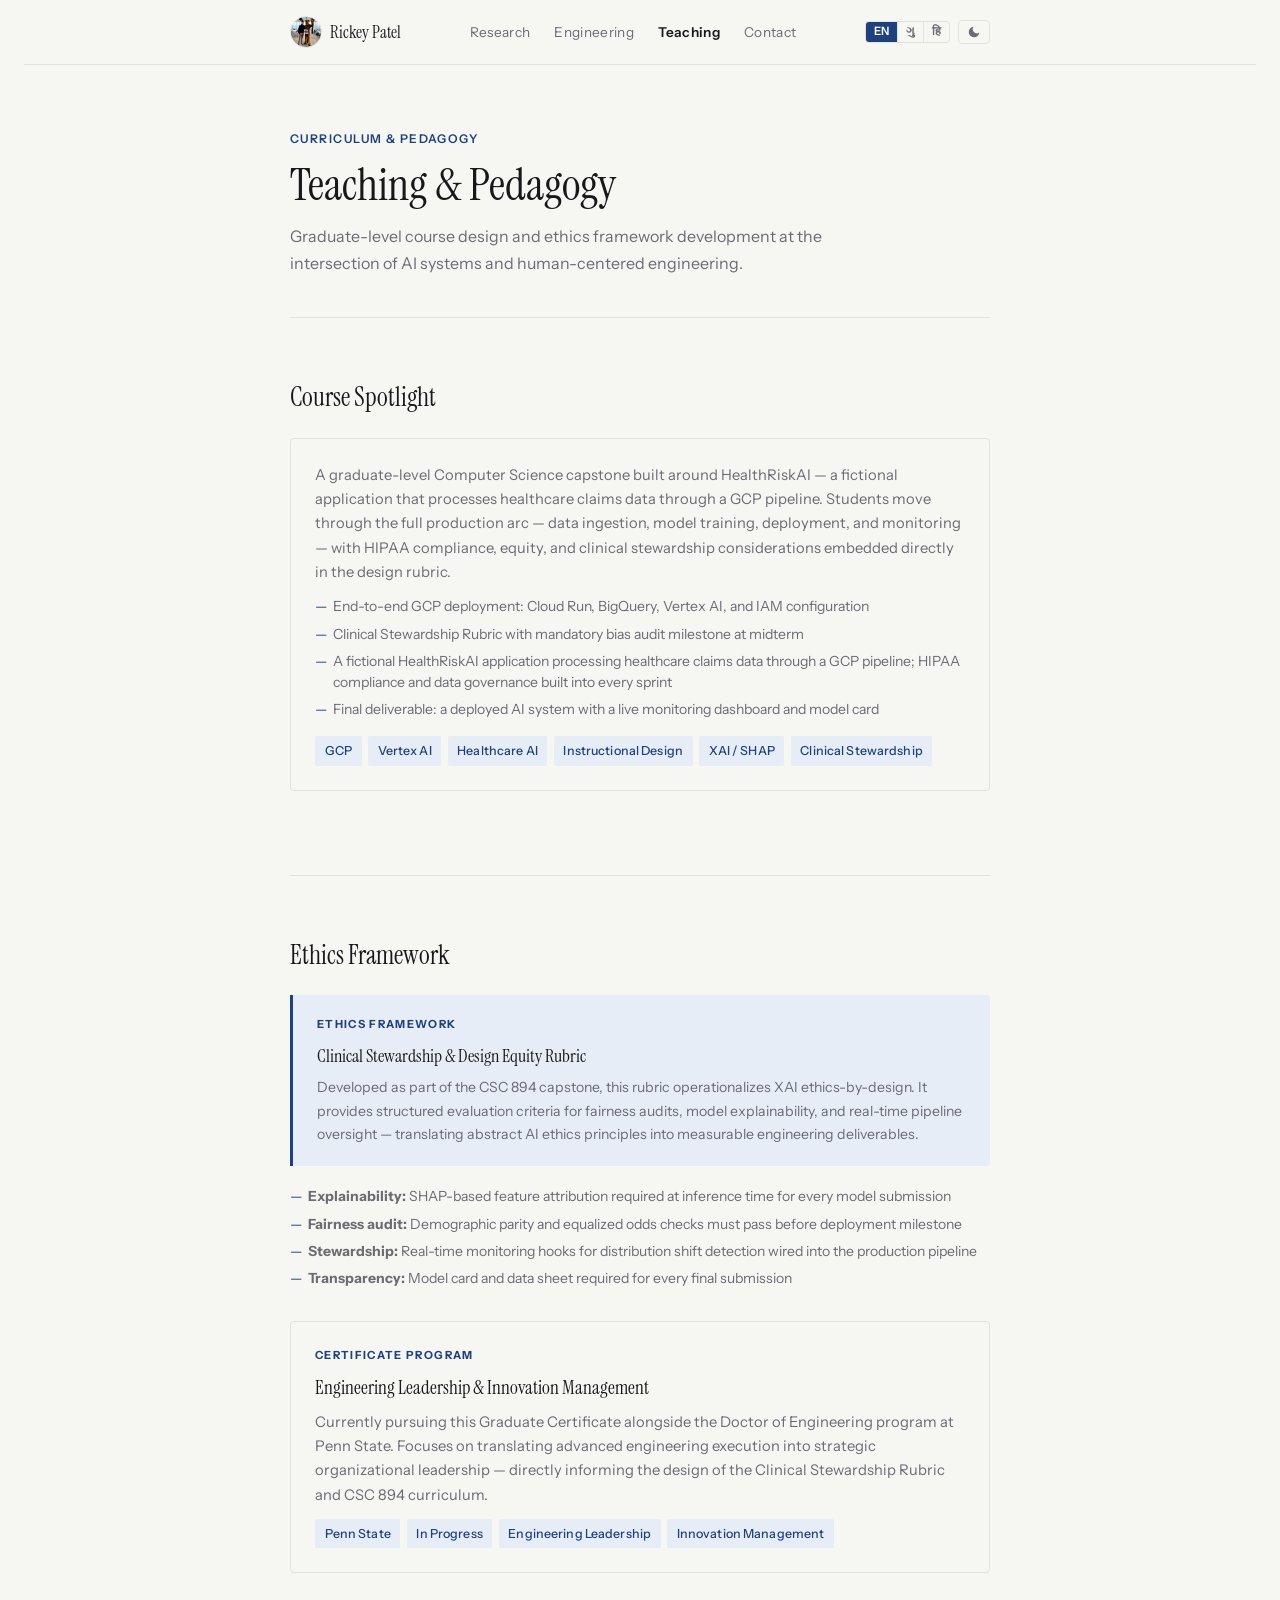
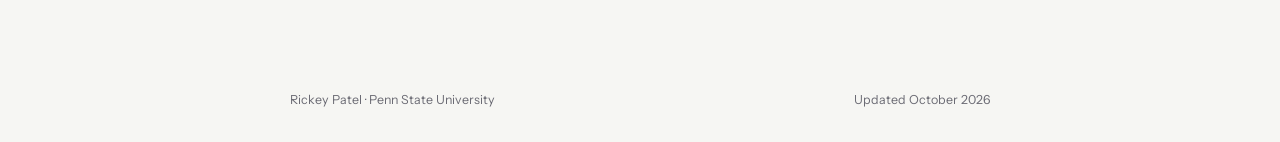
<file: teaching.html>
<!doctype html>
<html lang="en">
<head>
<meta charset="utf-8">
<meta name="viewport" content="width=device-width,initial-scale=1,viewport-fit=cover">
<title>Teaching &amp; Pedagogy — Rickey Patel</title>
<link rel="preconnect" href="https://fonts.googleapis.com">
<link href="https://fonts.googleapis.com/css2?family=Instrument+Serif:ital@0;1&family=Instrument+Sans:ital,wdth,wght@0,75..100,400..700;1,75..100,400..700&display=swap" rel="stylesheet">
<link rel="stylesheet" href="site.css">
<meta name="description" content="Rickey Patel's graduate curriculum: CSC 894 Healthcare AI Capstone at Penn State Great Valley, Clinical Stewardship rubric, and XAI ethics.">
<meta property="og:title" content="Teaching &amp; Pedagogy · Rickey Patel">
<meta property="og:description" content="Rickey Patel's graduate curriculum: CSC 894 Healthcare AI Capstone at Penn State Great Valley, Clinical Stewardship rubric, and XAI ethics.">
<meta property="og:url" content="https://rickeypatel.com/teaching">
<meta property="og:type" content="website">
<meta property="og:image" content="https://rickeypatel.com/og-preview.png">
<meta name="twitter:card" content="summary_large_image">
<meta name="twitter:title" content="Teaching &amp; Pedagogy · Rickey Patel">
<meta name="twitter:description" content="Rickey Patel's graduate curriculum: CSC 894 Healthcare AI Capstone at Penn State Great Valley, Clinical Stewardship rubric, and XAI ethics.">
<meta name="twitter:image" content="https://rickeypatel.com/og-preview.png">
</head>
<body>

<nav>
<div id="google_translate_element" style="display:none"></div>
<div class="nav-inner">
  <a class="nav-brand" href="index.html"><img src="avatar.jpg" class="nav-avatar" alt="Rickey Patel"><span class="nav-name">Rickey Patel</span></a>
  <ul class="nav-links">
    <li><a href="research.html"  data-i18n="nav.research">Research</a></li>
    <li><a href="pipelines.html#job-pipeline" data-i18n="nav.engineering">Engineering</a></li>
    <li><a href="teaching.html#csc894"  class="current" data-i18n="nav.teaching">Teaching</a></li>
    <li><a href="contact.html"   data-i18n="nav.contact">Contact</a></li>
  </ul>
  <div class="nav-controls">
    <div class="lang-switcher" role="group" aria-label="Language">
      <button class="lang-btn active" id="lang-en" onclick="setLang('en')" aria-pressed="true">EN</button>
      <button class="lang-btn" id="lang-gu" onclick="setLang('gu')" aria-pressed="false">ગુ</button>
      <button class="lang-btn" id="lang-hi" onclick="setLang('hi')" aria-pressed="false">हि</button>
    </div>
    <button class="theme-btn" id="theme-btn" onclick="toggleTheme()" aria-label="Toggle theme">
      <svg id="icon-moon" width="14" height="14" viewBox="0 0 24 24" fill="currentColor" aria-hidden="true"><path d="M21 12.79A9 9 0 1 1 11.21 3 7 7 0 0 0 21 12.79z"/></svg>
      <svg id="icon-sun"  width="14" height="14" viewBox="0 0 24 24" fill="none" stroke="currentColor" stroke-width="2" stroke-linecap="round" stroke-linejoin="round" aria-hidden="true" hidden><circle cx="12" cy="12" r="5"/><line x1="12" y1="1" x2="12" y2="3"/><line x1="12" y1="21" x2="12" y2="23"/><line x1="4.22" y1="4.22" x2="5.64" y2="5.64"/><line x1="18.36" y1="18.36" x2="19.78" y2="19.78"/><line x1="1" y1="12" x2="3" y2="12"/><line x1="21" y1="12" x2="23" y2="12"/><line x1="4.22" y1="19.78" x2="5.64" y2="18.36"/><line x1="18.36" y1="5.64" x2="19.78" y2="4.22"/></svg>
    </button>
  </div>
</div>
</nav>

<main>

<!-- PAGE HERO -->
<section class="page-hero" style="border-bottom:1px solid var(--border);">
  <span class="eyebrow" data-i18n="teach.page.eyebrow">Curriculum &amp; Pedagogy</span>
  <h1 data-i18n="teach.page.h1">Teaching &amp; Pedagogy</h1>
  <p data-i18n="teach.page.desc">Graduate-level course design and ethics framework development at the intersection of AI systems and human-centered engineering.</p>
</section>

<!-- CSC 894 -->
<section id="csc894">
  <h2>Course Spotlight</h2>

  <div class="course-block">
    
    
    <p data-i18n="csc894.desc">A graduate-level Computer Science capstone built around HealthRiskAI — a fictional application that processes healthcare claims data through a GCP pipeline. Students move through the full production arc — data ingestion, model training, deployment, and monitoring — with HIPAA compliance, equity, and clinical stewardship considerations embedded directly in the design rubric.</p>
    <ul class="course-detail-list">
      <li>End-to-end GCP deployment: Cloud Run, BigQuery, Vertex AI, and IAM configuration</li>
      <li>Clinical Stewardship Rubric with mandatory bias audit milestone at midterm</li>
      <li>A fictional HealthRiskAI application processing healthcare claims data through a GCP pipeline; HIPAA compliance and data governance built into every sprint</li>
      <li>Final deliverable: a deployed AI system with a live monitoring dashboard and model card</li>
    </ul>
    <div class="tags" style="margin-top:1rem;">
      <span class="tag">GCP</span><span class="tag">Vertex AI</span>
      <span class="tag">Healthcare AI</span><span class="tag">Instructional Design</span>
      <span class="tag">XAI / SHAP</span><span class="tag">Clinical Stewardship</span>
    </div>
  </div>
</section>

<!-- ETHICS FRAMEWORK -->
<section id="ethics">
  <h2>Ethics Framework</h2>

  <div class="framework-block">
    <span class="pillar-label" data-i18n="ethics.label">Ethics Framework</span>
    <h3 data-i18n="ethics.h3">Clinical Stewardship &amp; Design Equity Rubric</h3>
    <p data-i18n="ethics.desc">Developed as part of the CSC 894 capstone, this rubric operationalizes XAI ethics-by-design. It provides structured evaluation criteria for fairness audits, model explainability, and real-time pipeline oversight — translating abstract AI ethics principles into measurable engineering deliverables.</p>
  </div>

  <ul class="course-detail-list" style="margin-bottom:2rem;">
    <li><strong>Explainability:</strong> SHAP-based feature attribution required at inference time for every model submission</li>
    <li><strong>Fairness audit:</strong> Demographic parity and equalized odds checks must pass before deployment milestone</li>
    <li><strong>Stewardship:</strong> Real-time monitoring hooks for distribution shift detection wired into the production pipeline</li>
    <li><strong>Transparency:</strong> Model card and data sheet required for every final submission</li>
  </ul>

  <div class="course-block">
    <span class="pillar-label" data-i18n="engr.label">Certificate Program</span>
    <h3 data-i18n="engr.h3">Engineering Leadership &amp; Innovation Management</h3>
    <p data-i18n="engr.desc">Currently pursuing this Graduate Certificate alongside the Doctor of Engineering program at Penn State. Focuses on translating advanced engineering execution into strategic organizational leadership — directly informing the design of the Clinical Stewardship Rubric and CSC 894 curriculum.</p>
    <div class="tags" style="margin-top:0.75rem;">
      <span class="tag">Penn State</span>
      <span class="tag">In Progress</span>
      <span class="tag">Engineering Leadership</span>
      <span class="tag">Innovation Management</span>
    </div>
  </div>
</section>

</main>

<footer>
  <span>Rickey Patel · Penn State University</span>
  <span>Updated October 2026</span>
</footer>

<script src="site.js"></script>
<script>
window.googleTranslateElementInit = function () {
  new google.translate.TranslateElement({
    pageLanguage: 'en',
    includedLanguages: 'en,gu,hi',
    layout: google.translate.TranslateElement.InlineLayout.SIMPLE,
    autoDisplay: false
  }, 'google_translate_element');
};
</script>
<script src="https://translate.google.com/translate_a/element.js?cb=googleTranslateElementInit"></script>
</body>
</html>
</file>
<file: site.css>
/*
 * Rickey Patel — rickeypatel.com
 * Shared stylesheet for all pages
 * Palette: warm off-white / deep ink, Penn State navy accent
 * Type: Instrument Serif (display) + Instrument Sans (body)
 */

/* ── Critical above-fold ── */
:root { color-scheme: light; box-sizing: border-box; padding-top: env(safe-area-inset-top,0px); padding-bottom: env(safe-area-inset-bottom,0px); }
html  { scroll-padding-top: env(safe-area-inset-top,0px); }
body  { margin:0; padding:0; font: 14px -apple-system,BlinkMacSystemFont,sans-serif; background:#faf9f5; color:#141413; }
img   { max-width:100%; }
[hidden]:not([hidden=until-found i]) { display:none!important; }

/* ── Design tokens ── */
:root {
  --bg:           #F6F6F3;
  --fg:           #18181B;
  --fg-muted:     #6B6B74;
  --accent:       #1E407C;
  --accent-pale:  #E7EDF7;
  --border:       #E2E2DC;
  --serif:        'Instrument Serif', Georgia, serif;
  --sans:         'Instrument Sans', system-ui, sans-serif;
}
@media (prefers-color-scheme: dark) {
  :root:not([data-theme="light"]) {
    --bg:#111115; --fg:#EAEAE6; --fg-muted:#888893;
    --accent:#5B8FCC; --accent-pale:#17233A; --border:#27272D;
    color-scheme:dark;
  }
}
:root[data-theme="dark"]  { --bg:#111115; --fg:#EAEAE6; --fg-muted:#888893; --accent:#5B8FCC; --accent-pale:#17233A; --border:#27272D; color-scheme:dark; }
:root[data-theme="light"] { --bg:#F6F6F3; --fg:#18181B; --fg-muted:#6B6B74; --accent:#1E407C; --accent-pale:#E7EDF7; --border:#E2E2DC; color-scheme:light; }

*, *::before, *::after { box-sizing: border-box; }

body {
  background: var(--bg);
  color: var(--fg);
  font-family: var(--sans);
  font-size: 1rem;
  line-height: 1.7;
  margin: 0;
  padding-inline: max(1.5rem, env(safe-area-inset-left, 1.5rem));
}

/* ── Nav ── */
nav {
  position: sticky;
  top: env(safe-area-inset-top, 0px);
  background: var(--bg);
  border-bottom: 1px solid var(--border);
  z-index: 20;
}
.nav-inner {
  max-width: 700px;
  margin-inline: auto;
  display: flex;
  justify-content: space-between;
  align-items: center;
  padding-block: 1rem;
  gap: 1rem;
}
.nav-controls { display:flex; align-items:center; gap:0.5rem; flex-shrink:0; }
.lang-switcher { display:flex; border:1px solid var(--border); border-radius:4px; overflow:hidden; }
.lang-btn {
  background:none; border:none; border-right:1px solid var(--border);
  color:var(--fg-muted); font-size:0.72rem; font-weight:600;
  padding:0.28rem 0.5rem; cursor:pointer; font-family:var(--sans);
  transition:background .15s, color .15s; line-height:1;
}
.lang-btn:last-child  { border-right:none; }
.lang-btn:hover       { background:var(--accent-pale); color:var(--fg); }
.lang-btn.active      { background:var(--accent); color:#fff; }
.theme-btn {
  background:none; border:1px solid var(--border); border-radius:4px;
  color:var(--fg-muted); cursor:pointer; padding:0.28rem 0.5rem;
  display:flex; align-items:center; transition:background .15s, color .15s; line-height:1;
}
.theme-btn:hover { background:var(--accent-pale); color:var(--fg); }
.nav-brand { display:flex; align-items:center; gap:0.5rem; text-decoration:none; flex-shrink:0; }
.nav-avatar { width:32px; height:32px; border-radius:50%; object-fit:cover; border:1.5px solid var(--border); flex-shrink:0; }
.nav-name { font-family:var(--serif); font-size:1.05rem; color:var(--fg); text-decoration:none; flex-shrink:0; }
.nav-links { list-style:none; margin:0; padding:0; display:flex; gap:1.5rem; flex-wrap:wrap; }
.nav-links a { color:var(--fg-muted); text-decoration:none; font-size:0.85rem; letter-spacing:0.025em; transition:color .15s; }
.nav-links a:hover,
.nav-links a:focus-visible,
.nav-links a.current   { color:var(--fg); }
.nav-links a.current   { font-weight:600; }

/* ── Main container ── */
main { max-width:700px; margin-inline:auto; }

section { padding-block:4rem; border-bottom:1px solid var(--border); }
section:last-of-type  { border-bottom:none; }

/* ── Hero (home) ── */
.hero { padding-top:5.5rem; padding-bottom:4.5rem; }

.eyebrow {
  font-size:0.75rem; font-weight:600; letter-spacing:0.12em;
  text-transform:uppercase; color:var(--accent);
  margin-bottom:1.25rem; display:block;
}
h1 {
  font-family:var(--serif);
  font-size: clamp(2.4rem, 6vw, 3.6rem);
  line-height:1.1; font-weight:400;
  margin:0 0 1.25rem; text-wrap:balance;
}
h1 em { font-style:italic; }

.hero-tagline {
  font-family:var(--serif);
  font-size: clamp(1.05rem, 2.5vw, 1.2rem);
  color:var(--fg); line-height:1.55;
  max-width:56ch; margin-bottom:1.5rem;
  font-style:italic;
}
.hero-bio {
  font-size:0.975rem; color:var(--fg-muted);
  max-width:62ch; margin-bottom:0.875rem; line-height:1.75;
}
.hero-intro {
  font-size:1.05rem; color:var(--fg-muted);
  max-width:54ch; margin-bottom:2rem; line-height:1.7;
}
.award-badge {
  display:inline-flex; align-items:flex-start; gap:0.5rem;
  background:var(--accent-pale); border-left:3px solid var(--accent);
  padding:0.5rem 0.875rem; border-radius:0 3px 3px 0;
  font-size:0.82rem; color:var(--fg); font-weight:500;
  margin-bottom:2rem; max-width:44ch; line-height:1.5;
}
.award-badge svg { flex-shrink:0; margin-top:2px; }

.hero-links { display:flex; gap:0.75rem; flex-wrap:wrap; margin-top:2rem; }
.btn {
  display:inline-flex; align-items:center; gap:0.35rem;
  padding:0.525rem 1.1rem; border-radius:3px;
  font-size:0.875rem; font-weight:500; text-decoration:none;
  letter-spacing:0.01em; transition:opacity .15s;
}
.btn:hover    { opacity:0.82; }
.btn-primary  { background:var(--accent); color:#fff; }
.btn-outline  { border:1px solid var(--border); color:var(--fg); }

/* ── Credential ticker ── */
.credential-ticker {
  display:flex; flex-wrap:wrap; gap:0.5rem;
  padding:1.5rem 0;
  border-top:1px solid var(--border);
  border-bottom:1px solid var(--border);
}
.cred-badge {
  display:inline-flex; align-items:center; gap:0.4rem;
  padding:0.35rem 0.75rem; background:var(--accent-pale);
  border-radius:3px; font-size:0.78rem; font-weight:600;
  color:var(--fg); letter-spacing:0.01em; white-space:nowrap;
}
.cred-dot { width:6px; height:6px; border-radius:50%; background:var(--accent); flex-shrink:0; }

/* ── Section headings ── */
h2 { font-family:var(--serif); font-size:1.65rem; font-weight:400; margin:0 0 1.5rem; text-wrap:balance; line-height:1.2; }
h3 { font-size:0.95rem; font-weight:600; margin:0 0 0.3rem; line-height:1.4; }
p  { margin:0 0 1rem; }
p:last-child { margin-bottom:0; }

/* ── Tags ── */
.tags { display:flex; flex-wrap:wrap; gap:0.4rem; }
.tag  { font-size:0.78rem; padding:0.25rem 0.6rem; background:var(--accent-pale); color:var(--accent); border-radius:2px; font-weight:500; letter-spacing:0.01em; }

/* Stack tags (clickable filter, home page) */
.stack-tag {
  font-size:0.78rem; padding:0.25rem 0.6rem;
  background:var(--accent-pale); color:var(--accent);
  border-radius:2px; font-weight:500; letter-spacing:0.01em;
  cursor:pointer; border:1px solid transparent;
  transition:background .15s, border-color .15s, color .15s;
  user-select:none;
}
.stack-tag:hover          { border-color:var(--accent); }
.stack-tag.active         { background:var(--accent); color:#fff; border-color:var(--accent); }

/* ── Featured cards (home) ── */
.feat-grid { display:flex; flex-direction:column; }
.feat-card {
  padding-block:1.5rem; border-bottom:1px solid var(--border);
  transition:opacity .2s;
}
.feat-card:last-child { border-bottom:none; }
.feat-card-meta { font-size:0.72rem; font-weight:600; letter-spacing:0.08em; text-transform:uppercase; color:var(--fg-muted); margin-bottom:0.35rem; }
.feat-card h3  { font-family:var(--serif); font-size:1.1rem; font-weight:400; margin:0 0 0.4rem; }
.feat-card p   { font-size:0.9rem; color:var(--fg-muted); max-width:60ch; margin:0 0 0.75rem; line-height:1.6; }
.feat-card-link { font-size:0.85rem; color:var(--accent); text-decoration:none; display:inline-flex; align-items:center; gap:0.3rem; }
.feat-card-link:hover { text-decoration:underline; }

/* ── Research ── */
.methods-label { font-size:0.75rem; font-weight:600; letter-spacing:0.1em; text-transform:uppercase; color:var(--fg-muted); margin:1.5rem 0 0.625rem; }

/* ── Pillar cards (research page) ── */
.pillar { padding:1.5rem; border:1px solid var(--border); border-radius:4px; margin-bottom:1.25rem; transition:border-color .15s; }
.pillar:hover { border-color:var(--accent); }
.pillar-label { font-size:0.7rem; font-weight:700; letter-spacing:0.12em; text-transform:uppercase; color:var(--accent); margin-bottom:0.6rem; display:block; }
.pillar h3 { font-family:var(--serif); font-size:1.15rem; font-weight:400; margin:0 0 0.6rem; }
.pillar p  { font-size:0.9rem; color:var(--fg-muted); margin:0 0 0.75rem; line-height:1.65; }
.stat-callout {
  display:inline-flex; align-items:baseline; gap:0.4rem;
  background:var(--accent-pale); border-radius:3px;
  padding:0.3rem 0.75rem; font-size:0.82rem; font-weight:600; color:var(--accent);
  margin-top:0.25rem;
}

/* ── Publications ── */
.pub-list { display:flex; flex-direction:column; }
.pub-item { display:grid; grid-template-columns:5rem 1fr; gap:0.875rem; padding-block:1.25rem; border-bottom:1px solid var(--border); }
.pub-item:last-child { border-bottom:none; }
.pub-year  { font-size:0.8rem; color:var(--fg-muted); padding-top:0.15rem; font-variant-numeric:tabular-nums; letter-spacing:0.02em; }
.pub-body h3 { font-size:0.95rem; font-weight:600; margin:0 0 0.25rem; line-height:1.45; text-wrap:balance; }
.pub-body p  { font-size:0.85rem; color:var(--fg-muted); margin:0; line-height:1.5; }
.pub-badge { display:inline-flex; align-items:center; gap:0.3rem; font-size:0.72rem; font-weight:600; letter-spacing:0.06em; text-transform:uppercase; padding:0.2rem 0.5rem; border-radius:2px; margin-top:0.4rem; }
.pub-badge-award       { background:var(--accent-pale); color:var(--accent); }
.pub-badge-forthcoming { background:var(--accent-pale); color:var(--accent); }
.pub-view-btn { display:inline-flex; align-items:center; gap:0.3rem; margin-left:0.5rem; padding:0.15rem 0.5rem; background:var(--accent); color:#fff; border-radius:3px; font-size:0.72rem; font-weight:600; text-decoration:none; letter-spacing:0.04em; }
.pub-view-btn:hover { opacity:0.85; }

/* ── Architecture flow (pipelines page) ── */
.arch-flow { display:flex; flex-wrap:wrap; align-items:center; padding:1rem 0; margin:0.75rem 0 1.25rem; }
.arch-node { background:var(--accent-pale); border:1px solid var(--accent); border-radius:4px; padding:0.28rem 0.65rem; font-size:0.75rem; font-weight:600; color:var(--accent); white-space:nowrap; margin:0.2rem 0; }
.arch-arrow { font-size:0.65rem; color:var(--fg-muted); padding:0 0.3rem; }

/* ── Projects ── */
.projects-grid { display:flex; flex-direction:column; }
.project-card { padding-block:2rem; border-bottom:1px solid var(--border); }
.project-card:first-child { padding-top:0; }
.project-card:last-child  { border-bottom:none; }
.project-meta { font-size:0.75rem; font-weight:600; letter-spacing:0.08em; text-transform:uppercase; color:var(--fg-muted); margin-bottom:0.5rem; }
.project-card h3 { font-family:var(--serif); font-size:1.2rem; font-weight:400; margin:0 0 0.6rem; }
.project-card p  { font-size:0.925rem; color:var(--fg-muted); margin:0 0 1rem; line-height:1.65; max-width:60ch; }
.project-links { display:flex; gap:1.25rem; flex-wrap:wrap; margin-bottom:0.875rem; }
.project-link { font-size:0.875rem; color:var(--accent); text-decoration:none; display:inline-flex; align-items:center; gap:0.3rem; }
.project-link:hover { text-decoration:underline; }

/* ── Timeline ── */
.timeline { display:flex; flex-direction:column; }
.tl-item { display:grid; grid-template-columns:7rem 1fr; gap:0.875rem; padding-block:1.125rem; border-bottom:1px solid var(--border); }
.tl-item:last-child { border-bottom:none; }
.tl-year { font-size:0.8rem; color:var(--fg-muted); padding-top:0.15rem; font-variant-numeric:tabular-nums; letter-spacing:0.02em; line-height:1.4; }
.tl-body h3 { font-size:0.9rem; }
.tl-body p  { font-size:0.85rem; color:var(--fg-muted); margin:0.15rem 0 0; line-height:1.5; }

/* ── Teaching page ── */
.course-block { padding:1.5rem; border:1px solid var(--border); border-radius:4px; margin-bottom:1.25rem; }
.course-block h3 { font-family:var(--serif); font-size:1.2rem; font-weight:400; margin:0 0 0.5rem; }
.course-block p  { font-size:0.92rem; color:var(--fg-muted); margin:0 0 0.75rem; line-height:1.65; }
.course-detail-list { list-style:none; margin:0.5rem 0 0; padding:0; display:flex; flex-direction:column; gap:0.4rem; }
.course-detail-list li { font-size:0.875rem; color:var(--fg-muted); padding-left:1.1rem; position:relative; line-height:1.5; }
.course-detail-list li::before { content:'—'; position:absolute; left:0; color:var(--accent); }
.framework-block { background:var(--accent-pale); border-left:3px solid var(--accent); padding:1.25rem 1.5rem; border-radius:0 4px 4px 0; margin-bottom:1.25rem; }
.framework-block h3 { font-family:var(--serif); font-size:1.1rem; font-weight:400; margin:0 0 0.5rem; }
.framework-block p  { font-size:0.88rem; color:var(--fg-muted); margin:0 0 0.5rem; line-height:1.65; }
.framework-block p:last-child { margin-bottom:0; }

/* ── Contact form ── */
.contact-form { display:flex; flex-direction:column; gap:1.125rem; max-width:480px; margin-bottom:3rem; }
.form-field { display:flex; flex-direction:column; gap:0.35rem; }
.form-field label { font-size:0.75rem; font-weight:600; letter-spacing:0.08em; text-transform:uppercase; color:var(--fg-muted); }
.form-field input,
.form-field select,
.form-field textarea {
  background:var(--bg); border:1px solid var(--border); border-radius:3px;
  color:var(--fg); font-family:var(--sans); font-size:0.9rem;
  padding:0.55rem 0.75rem; width:100%;
  transition:border-color .15s; appearance:none; -webkit-appearance:none;
}
.form-field input:focus,
.form-field select:focus,
.form-field textarea:focus { outline:none; border-color:var(--accent); }
.form-field textarea { min-height:130px; resize:vertical; line-height:1.6; }
.form-select-wrap { position:relative; }
.form-select-wrap::after { content:'▾'; position:absolute; right:0.75rem; top:50%; transform:translateY(-50%); color:var(--fg-muted); pointer-events:none; font-size:0.8rem; }

/* ── Contact rows ── */
.contact-intro  { font-size:1.05rem; max-width:50ch; color:var(--fg-muted); margin-bottom:2rem; }
.contact-rows   { display:flex; flex-direction:column; gap:0.75rem; }
.contact-row    { display:flex; align-items:baseline; gap:0.75rem; font-size:0.9rem; }
.contact-label  { font-size:0.75rem; font-weight:600; letter-spacing:0.08em; text-transform:uppercase; color:var(--fg-muted); min-width:5.5rem; }
.contact-value  { color:var(--fg); }
.contact-value a { color:var(--accent); text-decoration:none; }
.contact-value a:hover { text-decoration:underline; }

/* ── Page hero (sub-pages) ── */
.page-hero { padding-top:4rem; padding-bottom:2.5rem; }
.page-hero .eyebrow { margin-bottom:0.75rem; }
.page-hero h1 { font-family:var(--serif); font-size:clamp(1.9rem,5vw,2.8rem); font-weight:400; line-height:1.1; margin:0 0 0.75rem; }
.page-hero p  { font-size:1rem; color:var(--fg-muted); max-width:54ch; line-height:1.7; margin:0; }

/* ── Live Demo button ── */
.rp-demo-btn {
  display:inline-flex; align-items:center; gap:6px; margin-top:12px;
  padding:7px 16px; background:linear-gradient(135deg,#1d4ed8 0%,#6d28d9 100%);
  color:#fff; border:none; border-radius:6px; font-size:13px; font-weight:600;
  letter-spacing:.2px; cursor:pointer; transition:opacity .15s,transform .1s;
  font-family:inherit; text-decoration:none;
}
.rp-demo-btn:hover { opacity:.88; transform:translateY(-1px); }
.rp-demo-btn svg  { flex-shrink:0; }

/* ── Demo modal ── */
#rp-demo-overlay {
  display:none; position:fixed; inset:0;
  background:rgba(0,0,0,.65); backdrop-filter:blur(4px);
  -webkit-backdrop-filter:blur(4px); z-index:9999;
  align-items:center; justify-content:center;
}
#rp-demo-overlay.open { display:flex; }
#rp-demo-modal {
  position:relative; width:min(96vw,1180px); height:min(92vh,840px);
  background:#fff; border-radius:12px; overflow:hidden;
  box-shadow:0 24px 80px rgba(0,0,0,.35);
  display:flex; flex-direction:column;
}
#rp-demo-header { display:flex; align-items:center; justify-content:space-between; padding:10px 16px; background:#0f1117; color:#fff; font-family:'JetBrains Mono','Fira Code',monospace; font-size:11px; letter-spacing:.6px; flex-shrink:0; }
#rp-demo-label  { opacity:.8; }
#rp-demo-close  { background:none; border:none; color:#fff; font-size:22px; line-height:1; cursor:pointer; padding:0 4px; opacity:.7; transition:opacity .15s; }
#rp-demo-close:hover { opacity:1; }
#rp-demo-frame  { flex:1; border:none; width:100%; }

/* ── Contact form status + honeypot ── */
.contact-honeypot { display: none; }
#cf-status { margin-top: 0.75rem; padding: 0.6rem 1rem; border-radius: 6px; font-size: 0.875rem; }
.cf-status-ok  { background: rgba(91,143,204,0.12); color: var(--accent); border: 1px solid rgba(91,143,204,0.3); }
.cf-status-err { background: rgba(229,62,62,0.12); color: #e05252; border: 1px solid rgba(229,62,62,0.3); }

/* ── Footer ── */
footer {
  max-width:700px; margin-inline:auto; padding-block:2rem;
  font-size:0.78rem; color:var(--fg-muted);
  display:flex; justify-content:space-between; align-items:center;
  gap:1rem; flex-wrap:wrap;
}

/* ── Responsive ── */
@media (max-width:520px) {
  .nav-links   { gap:0.875rem; }
  .tl-item     { grid-template-columns:1fr; gap:0.2rem; }
  .tl-year     { padding-top:0; }
  .pub-item    { grid-template-columns:3.5rem 1fr; }
  .hero        { padding-top:3.5rem; }
  section      { padding-block:3rem; }
  .arch-flow   { row-gap:0.25rem; }
}
@media (prefers-reduced-motion:reduce) { * { transition:none!important; } }

/* ── Hero photo ─────────────────────────────── */
.hero { display: flex; align-items: flex-start; gap: 3rem; }
.hero-body { flex: 1; min-width: 0; }
.hero-avatar { flex-shrink: 0; width: 180px; height: 180px; border-radius: 50%; object-fit: cover; object-position: top center; border: 3px solid var(--border, #e2e8f0); align-self: flex-start; margin-top: 0.5rem; }
@media (max-width: 600px) { .hero { flex-direction: column-reverse; align-items: center; } .hero-avatar { width: 120px; height: 120px; } }

/* ── Hide Google Translate native chrome ── */
#google_translate_element            { display: none !important; }
.goog-te-banner-frame                { display: none !important; }
.skiptranslate                       { display: none !important; }
body                                 { top: 0 !important; }
.goog-te-gadget                      { display: none !important; }
</file>
